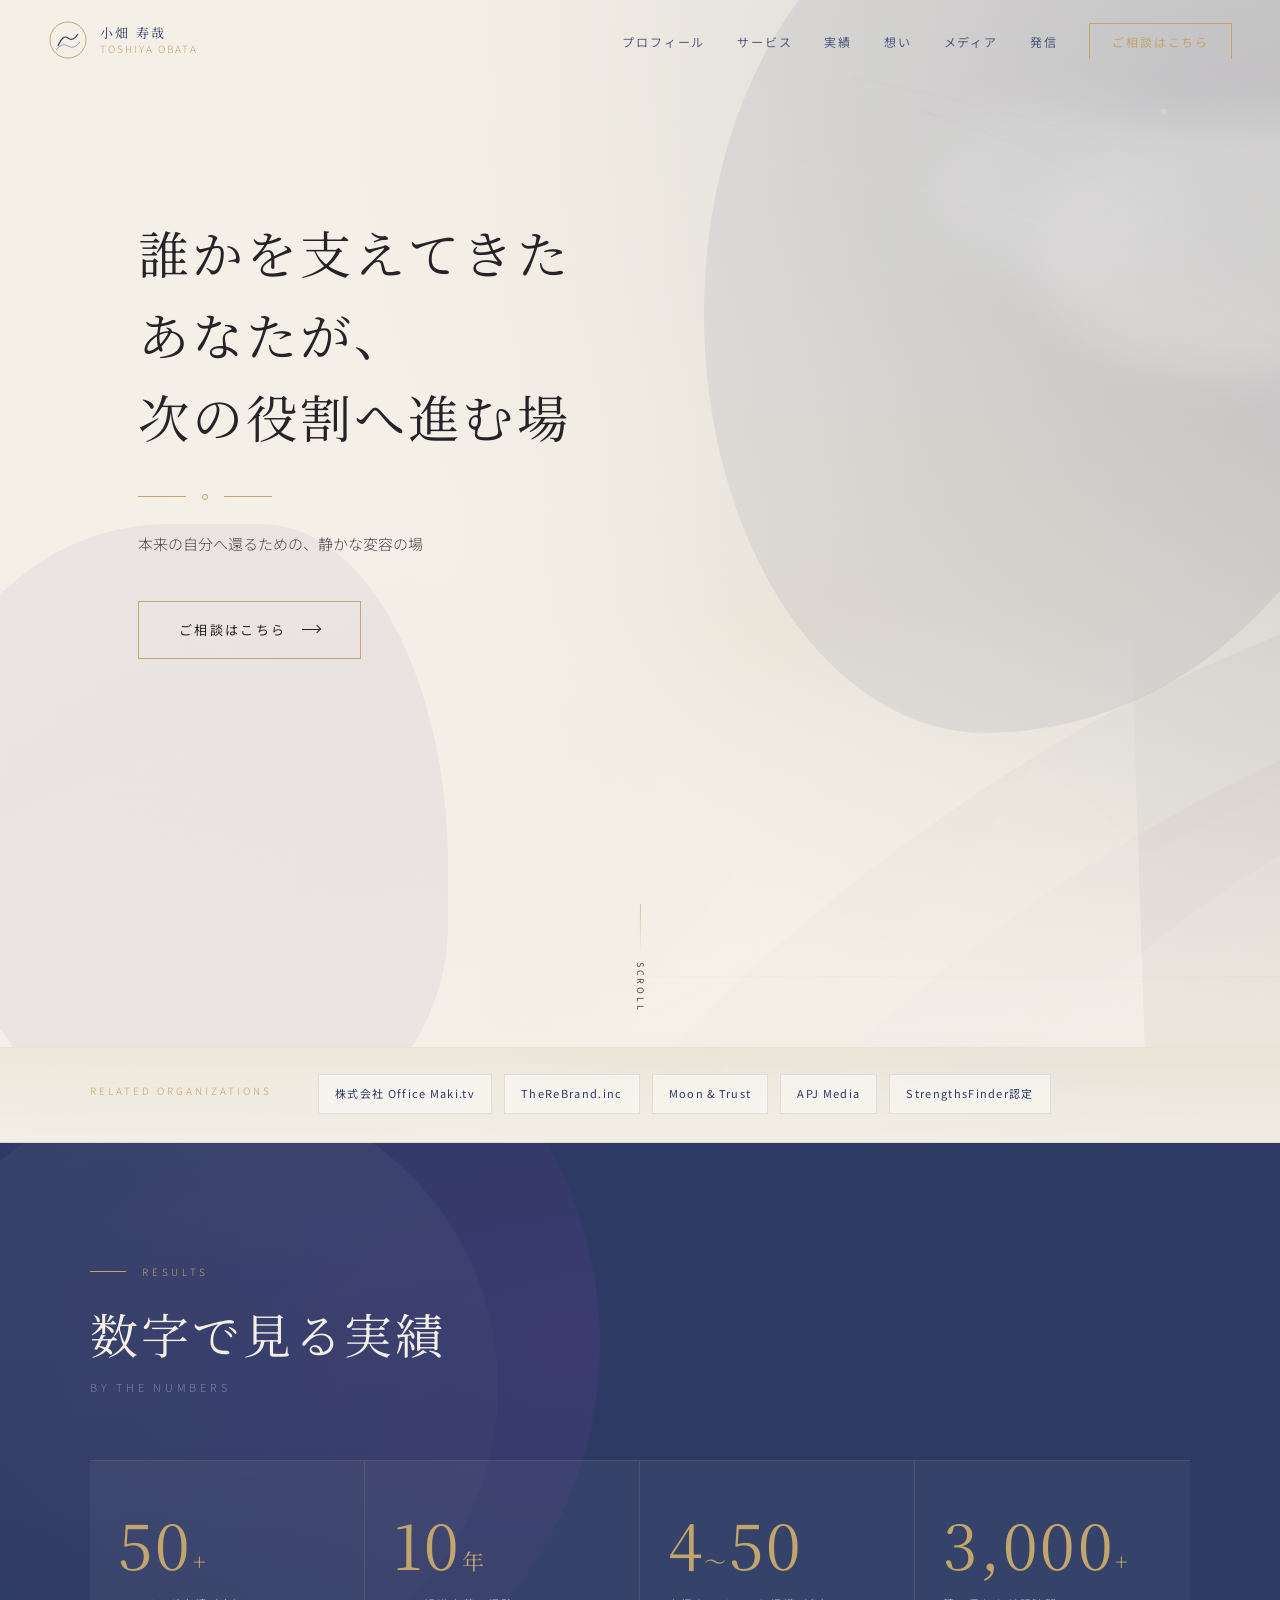
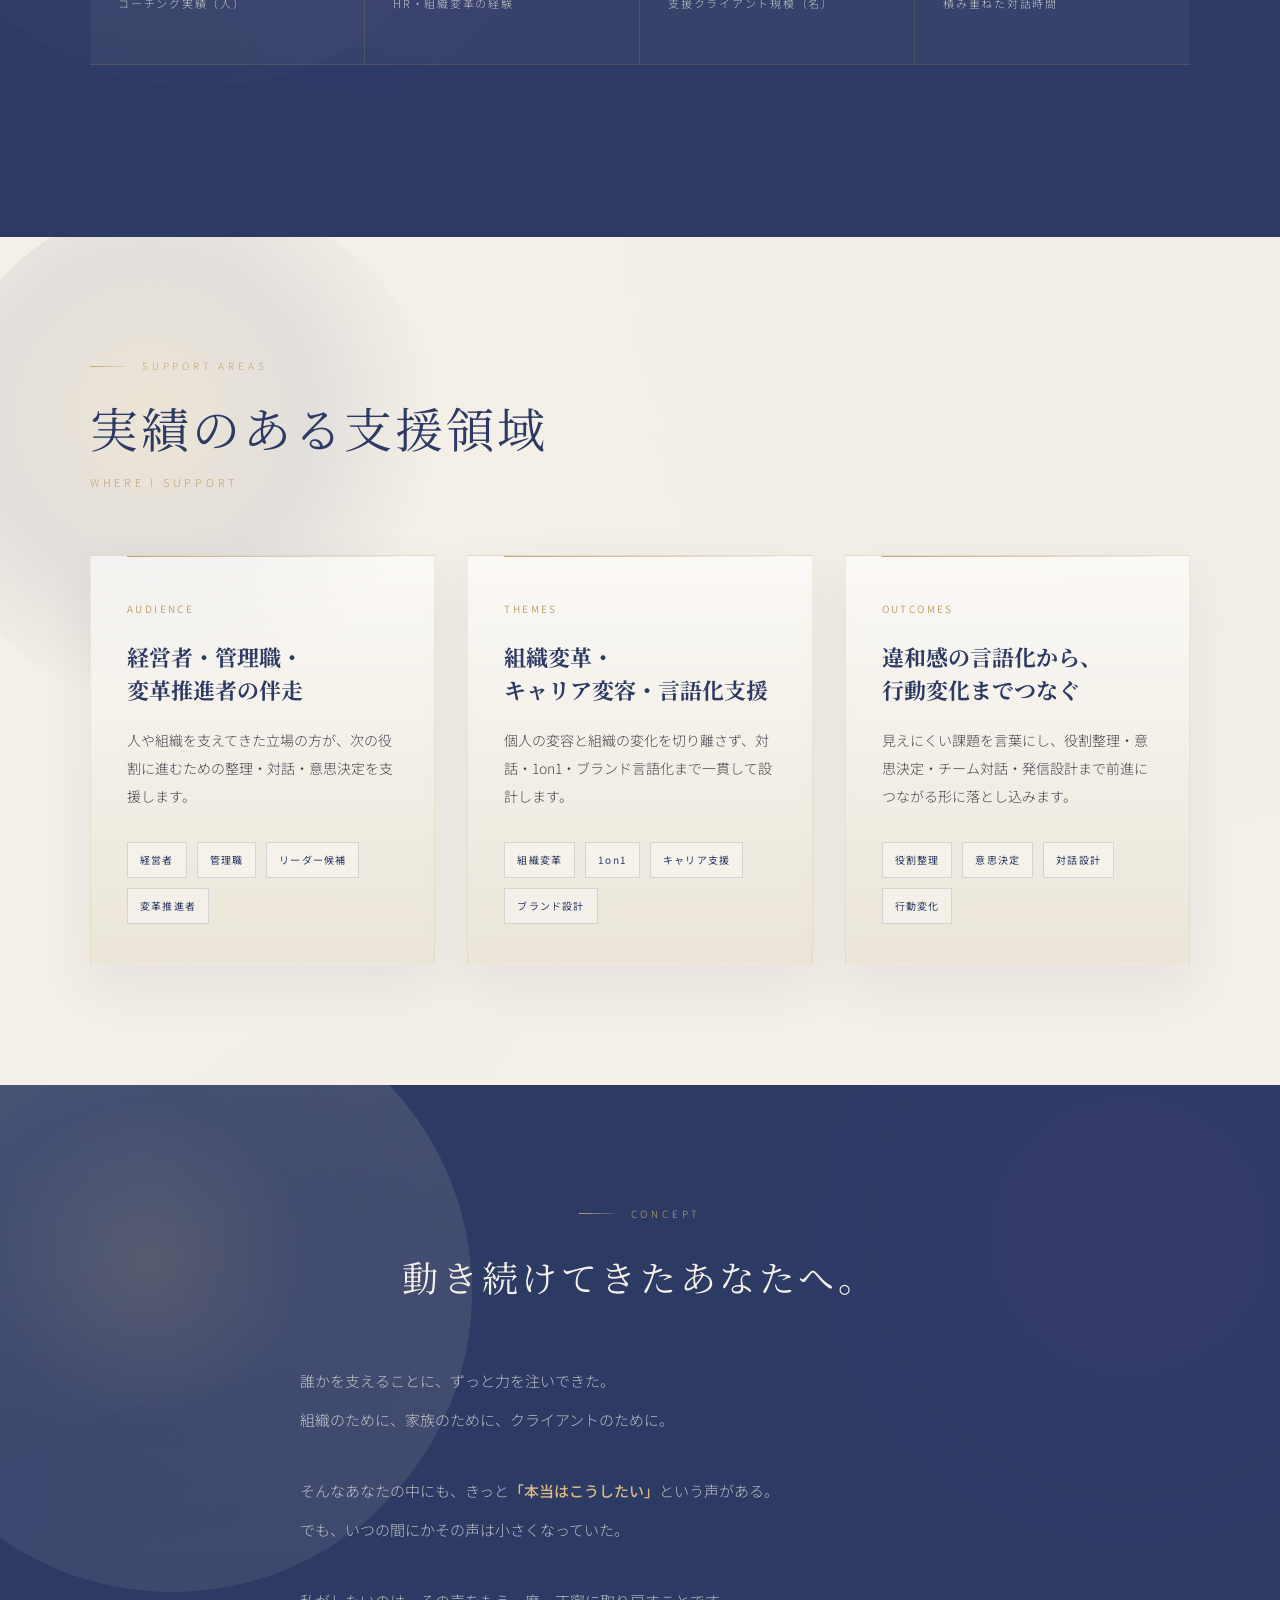
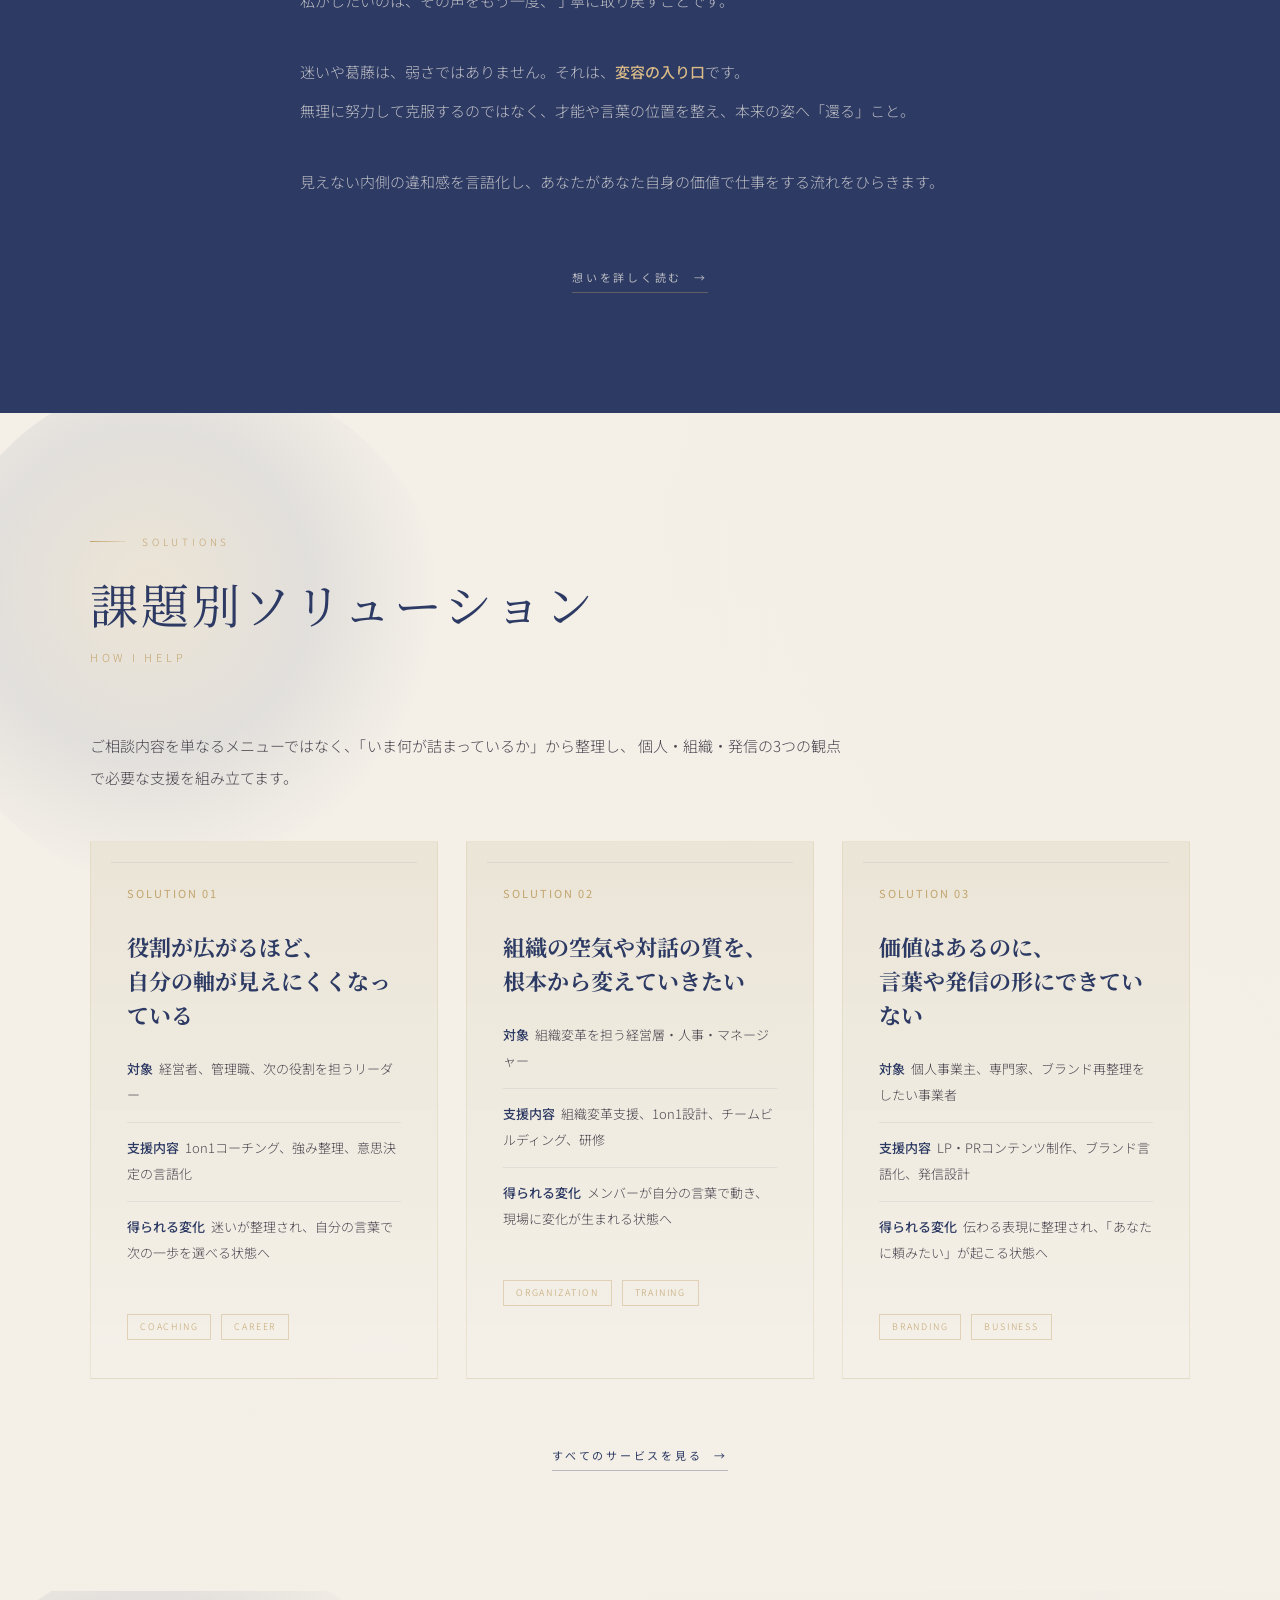
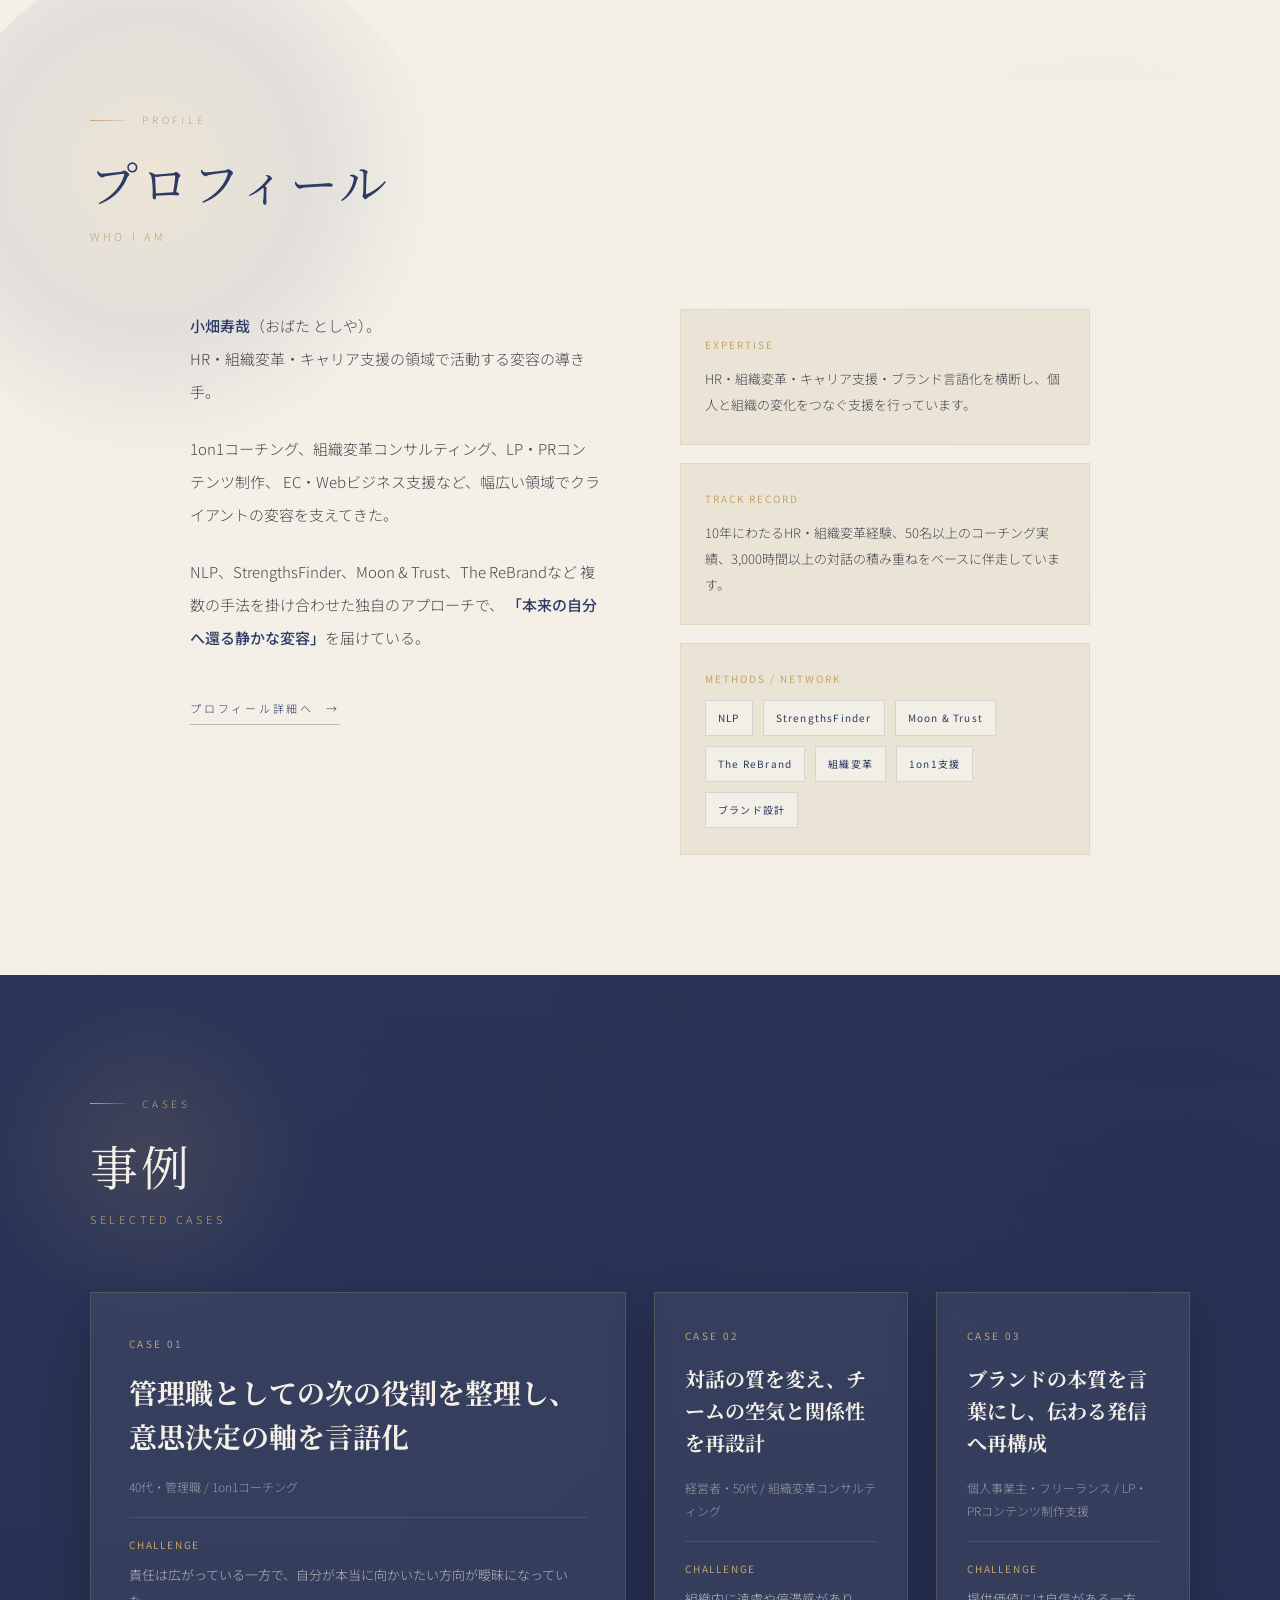
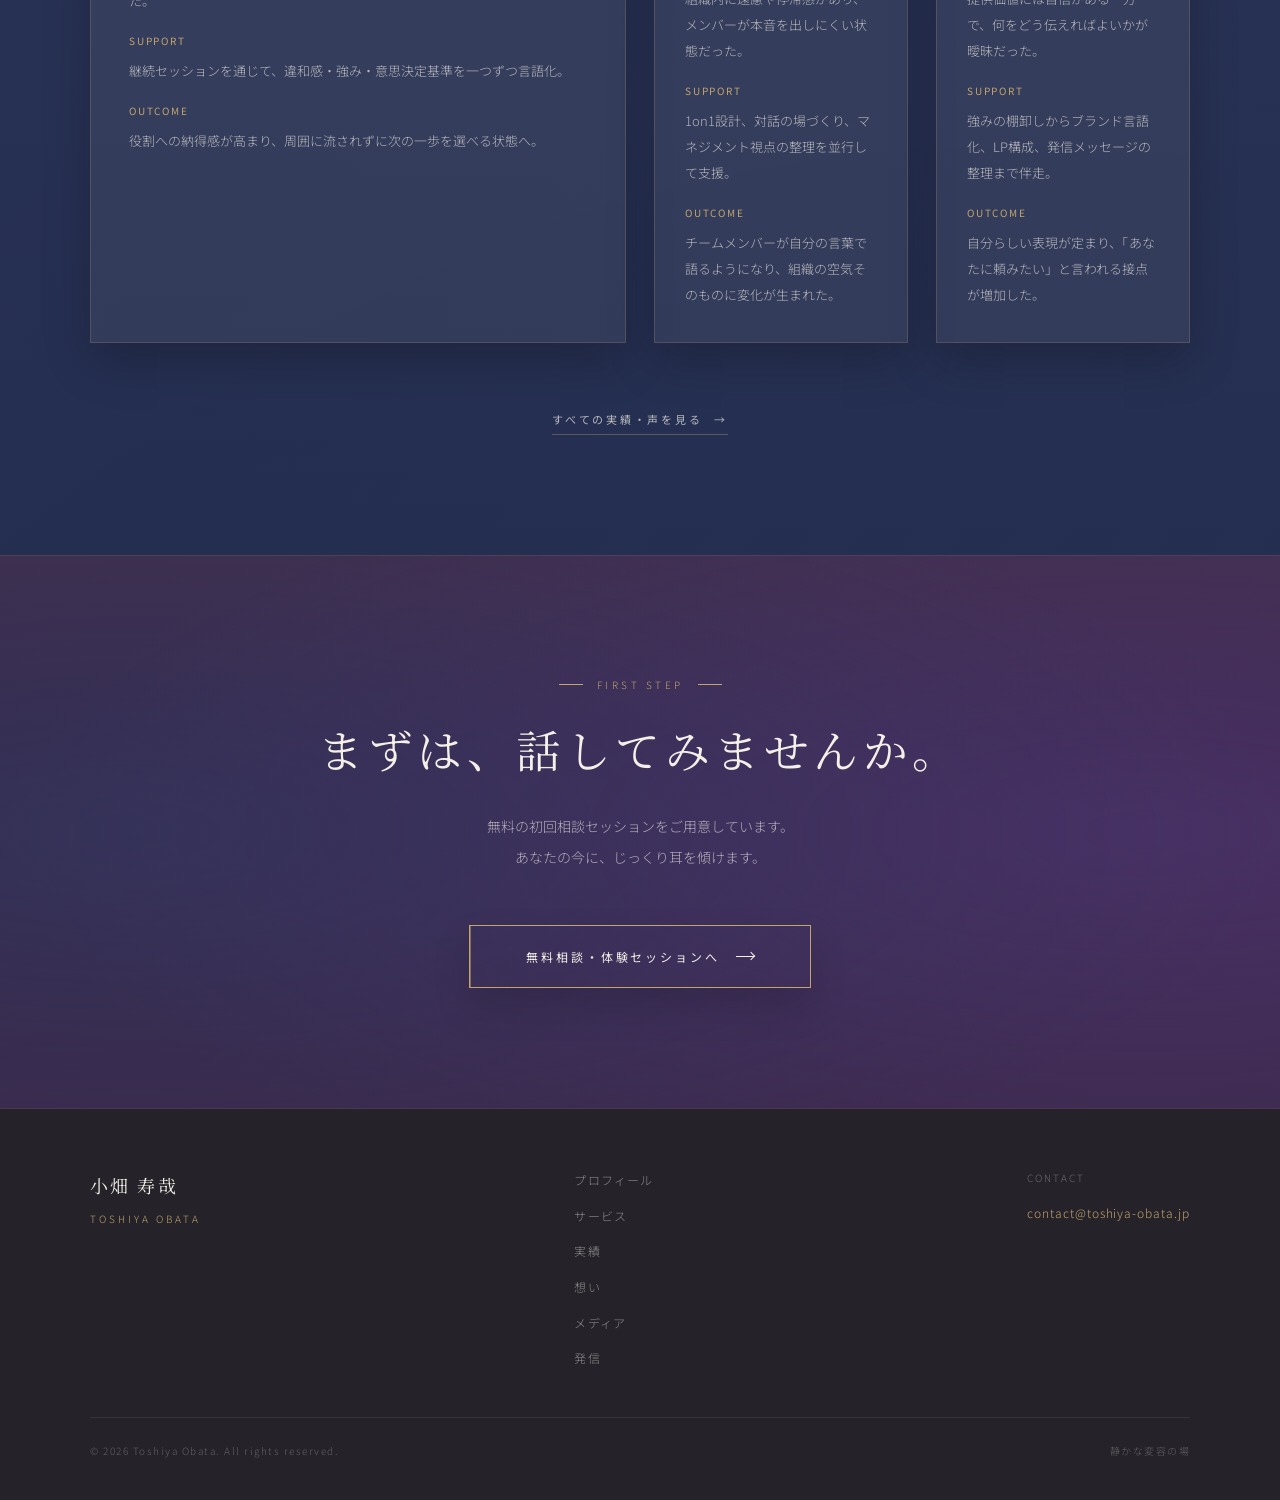
<file: index.html>
<!DOCTYPE html>
<html lang="ja">
<head>
<meta charset="UTF-8">
<meta name="viewport" content="width=device-width, initial-scale=1.0">
<title>小畑寿哉 | The Magician Sage</title>
<meta name="description" content="小畑寿哉 — 誰かを支えてきたあなたが、次の役割へ進む場。1on1コーチング・組織変革・キャリア変容支援を通じて、本来の自分へ還るための静かな変容を届けます。">
<meta property="og:title" content="小畑寿哉 | The Magician Sage">
<meta property="og:description" content="誰かを支えてきたあなたが、次の役割へ進む場。本来の自分へ還るための、静かな変容の場。">
<meta property="og:type" content="website">
<meta property="og:url" content="https://toshiya-obata.jp/">
<link rel="stylesheet" href="common.css">
<style>
  /* Base Hero Styles from index.html */
  #hero {
    position: relative;
    min-height: 100vh;
    display: flex;
    align-items: center;
    justify-content: flex-start;
    overflow: hidden;
    background: var(--ivory);
    isolation: isolate;
  }
  .hero-bg { position: absolute; inset: 0; z-index: 0; }
  .hero-image-wrap {
    position: absolute;
    inset: -6%;
    transform: none;
    contain: paint;
  }
  .hero-image-layer {
    position: absolute;
    inset: 0;
    background-image: url('assets/parallax-hero-bg.svg');
    background-size: cover;
    background-position: center;
    opacity: 0.9;
    filter: saturate(0.92) contrast(1.02);
    transform: scale(1.04);
  }
  .hero-overlay {
    position: absolute;
    inset: 0;
    z-index: 0;
    background:
      linear-gradient(90deg, rgba(244,240,232,0.94) 0%, rgba(244,240,232,0.84) 34%, rgba(244,240,232,0.5) 56%, rgba(244,240,232,0.18) 100%),
      linear-gradient(180deg, rgba(244,240,232,0.08) 0%, rgba(244,240,232,0.24) 100%);
  }
  .hero-shape-1 {
    position: absolute; right: -10%; top: -10%;
    width: 55%; height: 80%;
    background: var(--navy);
    border-radius: 40% 60% 60% 40% / 50% 40% 60% 50%;
    opacity: 0.08;
    transform: none;
    contain: paint;
  }
  .hero-shape-2 {
    position: absolute; left: -5%; bottom: -10%;
    width: 40%; height: 60%;
    background: var(--purple);
    border-radius: 50% 40% 50% 60% / 40% 60% 40% 60%;
    opacity: 0.065;
    transform: none;
    contain: paint;
  }
  .hero-mountain {
    position: absolute; bottom: -50px; right: 0;
    width: 52%; height: 55%;
    z-index: 1; opacity: 0.16;
    transform: none;
    contain: paint;
  }
  .hero-content {
    position: relative; z-index: 3;
    max-width: 1100px;
    margin: 0 auto;
    width: 100%;
    padding: 112px 48px 56px;
    text-align: left;
  }
  .hero-shell {
    display: block;
    min-height: calc(100vh - 220px);
  }
  .hero-copy-block {
    max-width: 520px;
  }

  .hero-title {
    font-family: var(--serif);
    font-size: clamp(32px, 4vw, 56px);
    font-weight: 400; line-height: 1.6;
    color: var(--ink); letter-spacing: 0.06em;
    margin-bottom: 36px;
  }
  .hero-divider {
    display: flex; align-items: center; justify-content: flex-start;
    gap: 16px; margin-bottom: 28px;
  }
  .hero-divider-line { width: 48px; height: 1px; background: var(--gold); }
  .hero-divider-dot {
    width: 6px; height: 6px; border-radius: 50%;
    border: 1px solid var(--gold);
  }
  .hero-sub {
    font-size: 15px; color: var(--ink-l);
    line-height: 2.1; margin-bottom: 42px;
    font-weight: 300;
  }
  .hero-cta {
    display: inline-flex; align-items: center; gap: 16px;
    border: 1px solid var(--gold); color: var(--ink);
    font-size: 13px; letter-spacing: 0.18em;
    padding: 16px 40px;
    transition: all 0.3s; position: relative; overflow: hidden;
  }
  .hero-cta::before {
    content: ''; position: absolute; inset: 0;
    background: var(--gold); transform: translateX(-100%);
    transition: transform 0.3s ease; z-index: -1;
  }
  .hero-cta:hover::before { transform: translateX(0); }
  .hero-cta:hover { color: var(--ivory); }
  .hero-scroll {
    position: absolute; bottom: 36px; left: 50%; transform: translateX(-50%);
    z-index: 5; display: flex; flex-direction: column;
    align-items: center; gap: 10px;
  }
  .hero-scroll-text {
    font-size: 9px; letter-spacing: 0.3em;
    color: var(--ink-l); writing-mode: vertical-rl;
  }
  .hero-scroll-line {
    width: 1px; height: 48px;
    background: linear-gradient(to bottom, var(--gold), transparent);
    opacity: 0.65;
  }
  .trust-strip {
    position: relative;
    margin-top: -1px;
    background: linear-gradient(180deg, rgba(234,228,214,0.72) 0%, rgba(244,240,232,0.96) 100%);
    border-top: 1px solid rgba(194,164,109,0.18);
    border-bottom: 1px solid rgba(45,58,100,0.08);
    padding: 26px 48px 28px;
    overflow: hidden;
  }
  .trust-strip::before {
    content: '';
    position: absolute;
    inset: 0;
    background-image:
      radial-gradient(74% 54% at 86% 16%, rgba(45,58,100,0.06) 0%, rgba(45,58,100,0) 56%),
      linear-gradient(138deg, rgba(194,164,109,0.1) 0%, rgba(194,164,109,0) 28%),
      url('assets/parallax-section-bg.svg');
    background-size: cover;
    background-position: center;
    opacity: 0.14;
    pointer-events: none;
  }
  .trust-strip-inner {
    position: relative;
    z-index: 1;
    max-width: 1100px;
    margin: 0 auto;
    display: grid;
    grid-template-columns: 200px 1fr;
    gap: 28px;
    align-items: start;
  }
  .trust-strip-label {
    font-size: 10px;
    letter-spacing: 0.3em;
    color: var(--gold);
    font-weight: 300;
    padding-top: 8px;
  }
  .trust-strip-list {
    display: flex;
    flex-wrap: wrap;
    gap: 12px;
  }
  .trust-strip-chip {
    font-size: 11px;
    letter-spacing: 0.12em;
    color: var(--navy);
    background: rgba(255,255,255,0.42);
    border: 1px solid rgba(45,58,100,0.12);
    padding: 9px 16px;
  }
  .focus-section,
  .message-section,
  .services-section,
  .profile-section,
  .cases-section {
    position: relative;
    overflow: hidden;
    isolation: isolate;
  }
  .focus-section::before,
  .services-section::before,
  .profile-section::before,
  .cases-section::before {
    content: '';
    position: absolute;
    inset: -8%;
    background-image:
      radial-gradient(70% 52% at 86% 14%, rgba(45,58,100,0.08) 0%, rgba(45,58,100,0) 54%),
      radial-gradient(56% 40% at 14% 86%, rgba(92,59,138,0.06) 0%, rgba(92,59,138,0) 58%),
      linear-gradient(138deg, rgba(194,164,109,0.12) 0%, rgba(194,164,109,0) 24%),
      url('assets/parallax-section-bg.svg');
    background-size: cover;
    background-position: center;
    opacity: 0.22;
    transform: none;
    z-index: 0;
    pointer-events: none;
    contain: paint;
  }
  .focus-section::after,
  .services-section::after,
  .profile-section::after,
  .cases-section::after {
    content: '';
    position: absolute;
    inset: 0;
    z-index: 0;
    pointer-events: none;
  }
  .focus-section::after {
    background: linear-gradient(180deg, rgba(244,240,232,0.8) 0%, rgba(244,240,232,0.92) 100%);
  }
  .services-section::after {
    background: linear-gradient(180deg, rgba(244,240,232,0.88) 0%, rgba(244,240,232,0.96) 100%);
  }
  .profile-section::after {
    background: linear-gradient(180deg, rgba(244,240,232,0.84) 0%, rgba(244,240,232,0.95) 100%);
  }
  .cases-section::after {
    background: linear-gradient(180deg, rgba(30,40,75,0.78) 0%, rgba(30,40,75,0.88) 100%);
  }
  .cases-section .section-title { color: var(--ivory); }
  .cases-section .case-card {
    background: rgba(244,240,232,0.06);
    border-color: rgba(194,164,109,0.22);
    box-shadow: 0 18px 44px rgba(0,0,0,0.22);
  }
  .cases-section .case-title { color: var(--ivory); }
  .cases-section .case-meta {
    color: rgba(244,240,232,0.52);
    border-bottom-color: rgba(194,164,109,0.18);
  }
  .cases-section .case-block-copy { color: rgba(244,240,232,0.68); }
  .focus-section .section-inner,
  .message-section .section-inner,
  .services-section .section-inner,
  .profile-section .section-inner,
  .cases-section .section-inner,
  .stats-section .section-inner {
    position: relative;
    z-index: 1;
  }
  .focus-section .section-inner::before,
  .message-section .section-inner::before,
  .services-section .section-inner::before,
  .profile-section .section-inner::before,
  .cases-section .section-inner::before {
    content: '';
    position: absolute;
    top: -160px;
    left: -160px;
    width: 520px;
    height: 520px;
    border-radius: 50%;
    pointer-events: none;
    z-index: 0;
    background: radial-gradient(circle at 42% 42%,
      rgba(194,164,109,0.20) 0%,
      rgba(45,58,100,0.12) 38%,
      transparent 68%
    );
    opacity: 0.75;
  }
  .focus-section .section-inner > *,
  .message-section .section-inner > *,
  .services-section .section-inner > *,
  .profile-section .section-inner > *,
  .cases-section .section-inner > * {
    position: relative;
    z-index: 1;
  }

  /* Message Section (from message.html) */
  .message-section {
    background: var(--navy); padding: 120px 48px;
    position: relative; overflow: hidden; text-align: center;
  }
  .message-section::before {
    content: ''; position: absolute;
    top: -200px; right: -200px;
    width: 700px; height: 700px; border-radius: 50%;
    background: radial-gradient(circle, rgba(92,59,138,0.18) 0%, transparent 70%);
    pointer-events: none;
    transform: none;
    z-index: 0;
  }
  .message-section::after {
    content: '';
    position: absolute;
    inset: -10%;
    background-image:
      radial-gradient(72% 48% at 84% 16%, rgba(194,164,109,0.12) 0%, rgba(45,58,100,0) 58%),
      radial-gradient(54% 40% at 16% 86%, rgba(92,59,138,0.2) 0%, rgba(92,59,138,0) 58%),
      linear-gradient(180deg, rgba(45,58,100,0.55) 0%, rgba(45,58,100,0.72) 100%),
      url('assets/parallax-section-bg.svg');
    background-size: cover;
    background-position: center;
    opacity: 0.32;
    transform: none;
    z-index: 0;
    pointer-events: none;
    contain: paint;
  }
  .message-inner { max-width: 820px; margin: 0 auto; text-align: center; }
  .big-quote {
    font-family: var(--serif); font-size: 110px;
    color: rgba(194,164,109,0.12); line-height: 1;
    margin-bottom: -32px; display: block;
  }
  .message-headline {
    font-family: var(--serif);
    font-size: clamp(22px, 3vw, 36px);
    font-weight: 400; line-height: 2;
    color: var(--ivory); letter-spacing: 0.1em;
    margin-bottom: 48px;
  }
  .message-body {
    font-size: 15px; color: rgba(244,240,232,0.72);
    line-height: 2.6; font-weight: 300;
    text-align: left; max-width: 680px; margin: 0 auto;
  }
  .message-body p + p { margin-top: 32px; }
  .message-body strong { color: var(--gold-l); font-weight: 500; }
  
  .more-link-container { text-align: center; margin-top: 60px; }
  .more-link {
    display: inline-flex; align-items: center; gap: 12px;
    font-size: 11px; letter-spacing: 0.25em; color: var(--navy);
    border-bottom: 1px solid rgba(45,58,100,0.3);
    padding-bottom: 4px; transition: border-color 0.2s, color 0.2s;
  }
  .more-link:hover { color: var(--gold); border-color: var(--gold); }
  .more-link::after { content: '→'; }
  .message-section .more-link,
  .cases-section .more-link {
    color: rgba(244,240,232,0.7);
    border-bottom-color: rgba(194,164,109,0.35);
  }
  .message-section .more-link:hover,
  .cases-section .more-link:hover { color: var(--gold-l); border-color: var(--gold-l); }
  .message-section .section-title { color: var(--ivory); }

  /* Services Section (from services.html) */
  .services-section { padding: 120px 48px; background: var(--ivory); }
  .services-grid {
    display: grid; grid-template-columns: repeat(3,1fr); gap: 28px;
  }
  .service-card {
    background: var(--ivory-d); padding: 44px 36px;
    position: relative; overflow: hidden;
    transition: transform 0.4s cubic-bezier(0.16,1,0.3,1), box-shadow 0.4s;
  }
  .service-card::after {
    content: ''; position: absolute; bottom: 0; left: 0; right: 0;
    height: 3px; background: linear-gradient(to right, var(--gold), transparent);
    transform: scaleX(0); transform-origin: left;
    transition: transform 0.4s cubic-bezier(0.16,1,0.3,1);
  }
  .service-card:hover { transform: translateY(-6px); box-shadow: 0 20px 60px rgba(45,58,100,0.12); }
  .service-card:hover::after { transform: scaleX(1); }
  .service-number {
    font-size: 11px; letter-spacing: 0.2em;
    color: var(--gold); font-weight: 300; margin-bottom: 24px;
  }
  .service-icon { width: 44px; height: 44px; margin-bottom: 20px; color: var(--navy); }
  .service-title {
    font-family: var(--serif); font-size: 20px;
    font-weight: 400; color: var(--navy);
    letter-spacing: 0.06em; line-height: 1.5; margin-bottom: 16px;
  }
  .service-desc { font-size: 13px; color: var(--ink-l); line-height: 2; font-weight: 300; }
  .service-tag {
    display: inline-block; font-size: 9px; letter-spacing: 0.2em;
    color: var(--gold); border: 1px solid rgba(194,164,109,0.4);
    padding: 4px 12px; margin-top: 24px; font-weight: 300;
  }

  /* Stats Section (from results.html) */
  .stats-section { background: var(--navy); padding: 120px 48px; position: relative; overflow: hidden; }
  .stats-section::before {
    content: ''; position: absolute; inset: -200px -200px -200px -200px;
    background: radial-gradient(ellipse at right, rgba(92,59,138,0.3) 0%, transparent 70%);
    pointer-events: none;
    transform: none;
  }
  .stats-section::after {
    content: '';
    position: absolute;
    inset: -8%;
    background-image:
      radial-gradient(86% 58% at 82% 10%, rgba(244,240,232,0.08) 0%, rgba(244,240,232,0) 52%),
      radial-gradient(70% 54% at 88% 100%, rgba(92,59,138,0.18) 0%, rgba(92,59,138,0) 58%),
      linear-gradient(180deg, rgba(45,58,100,0.76) 0%, rgba(45,58,100,0.92) 100%),
      url('assets/parallax-section-bg.svg');
    background-size: cover;
    background-position: center;
    opacity: 0.2;
    transform: none;
    z-index: 0;
    pointer-events: none;
    contain: paint;
  }
  .stats-section .section-label { color: var(--gold); }
  .stats-section .section-label::before { background: var(--gold); }
  .stats-section .section-title { color: var(--ivory); }
  .stats-grid {
    display: grid;
    grid-template-columns: repeat(4, minmax(0, 1fr));
    gap: 0;
    margin-bottom: 52px;
    border-top: 1px solid rgba(194,164,109,0.22);
    border-bottom: 1px solid rgba(194,164,109,0.22);
  }
  .stat-item {
    background: rgba(244,240,232,0.04);
    padding: 54px 28px 50px;
    border-right: 1px solid rgba(194,164,109,0.18);
    text-align: left;
    transition: background 0.3s;
  }
  .stat-item:last-child { border-right: none; }
  .stat-item:hover { background: rgba(244,240,232,0.09); }
  .stat-number {
    font-family: var(--serif); font-size: 62px;
    color: var(--gold); font-weight: 400;
    line-height: 0.95; margin-bottom: 18px; letter-spacing: 0.04em;
  }
  .stat-number sub { font-size: 22px; vertical-align: baseline; }
  .stat-label {
    font-size: 11px;
    color: rgba(244,240,232,0.74);
    letter-spacing: 0.16em;
    font-weight: 300;
    line-height: 2;
  }

  .focus-section { background: var(--ivory); padding: 120px 48px; }
  .focus-grid {
    display: grid;
    grid-template-columns: repeat(3, minmax(0, 1fr));
    gap: 32px;
  }
  .focus-card {
    position: relative;
    background: linear-gradient(180deg, rgba(255,255,255,0.62) 0%, rgba(234,228,214,0.88) 100%);
    border: 1px solid rgba(194,164,109,0.18);
    padding: 44px 36px 40px;
    min-height: 100%;
    box-shadow: 0 20px 48px rgba(45,58,100,0.08);
  }
  .focus-card::before {
    content: '';
    position: absolute;
    top: 0;
    left: 36px;
    right: 36px;
    height: 1px;
    background: linear-gradient(to right, var(--gold), rgba(194,164,109,0.12));
  }
  .focus-kicker {
    font-size: 10px; letter-spacing: 0.24em;
    color: var(--gold); margin-bottom: 22px;
  }
  .focus-title {
    font-family: var(--serif);
    font-size: 22px; line-height: 1.5;
    color: var(--navy); margin-bottom: 20px;
  }
  .focus-copy {
    font-size: 14px; line-height: 2;
    color: var(--ink-l); font-weight: 300;
    margin-bottom: 32px;
  }
  .focus-list {
    display: flex; flex-wrap: wrap; gap: 10px;
  }
  .focus-pill {
    font-size: 10px; letter-spacing: 0.12em;
    color: var(--navy);
    border: 1px solid rgba(45,58,100,0.16);
    padding: 8px 12px;
    background: rgba(255,255,255,0.35);
  }

  .solution-lead {
    max-width: 760px;
    font-size: 15px; line-height: 2.1;
    color: var(--ink-l); font-weight: 300;
    margin-bottom: 48px;
  }
  .solution-card {
    background: linear-gradient(180deg, rgba(234,228,214,0.92) 0%, rgba(244,240,232,0.9) 100%);
    padding: 42px 36px 38px;
    position: relative;
    overflow: hidden;
    border: 1px solid rgba(194,164,109,0.18);
    transition: transform 0.4s cubic-bezier(0.16,1,0.3,1), box-shadow 0.4s;
  }
  .solution-card::after {
    content: ''; position: absolute; inset: auto 0 0 0;
    height: 3px; background: linear-gradient(to right, var(--gold), transparent);
    transform: scaleX(0); transform-origin: left;
    transition: transform 0.4s cubic-bezier(0.16,1,0.3,1);
  }
  .solution-card::before {
    content: '';
    position: absolute;
    inset: 20px 20px auto;
    height: 1px;
    background: rgba(45,58,100,0.08);
  }
  .solution-card:hover { transform: translateY(-6px); box-shadow: 0 20px 60px rgba(45,58,100,0.12); }
  .solution-card:hover::after { transform: scaleX(1); }
  .solution-problem {
    font-size: 11px; letter-spacing: 0.18em;
    color: var(--gold); margin-bottom: 26px;
  }
  .solution-title {
    font-family: var(--serif); font-size: 22px;
    line-height: 1.55; color: var(--navy);
    margin-bottom: 24px;
  }
  .solution-point {
    font-size: 13px; line-height: 2;
    color: var(--ink-l); font-weight: 300;
    margin-bottom: 14px;
    padding-top: 12px;
    border-top: 1px solid rgba(45,58,100,0.08);
  }
  .solution-point:first-of-type { border-top: none; padding-top: 0; }
  .solution-point strong {
    color: var(--navy); font-weight: 500;
    margin-right: 6px;
  }
  .solution-tag-row {
    display: flex; flex-wrap: wrap; gap: 10px;
    margin-top: 24px;
  }

  .cases-section { background: var(--navy); padding: 120px 48px; }
  .cases-grid {
    display: grid;
    grid-template-columns: repeat(12, minmax(0, 1fr));
    gap: 28px;
  }
  .case-card {
    background: var(--ivory);
    border: 1px solid rgba(194,164,109,0.2);
    padding: 34px 30px;
    display: flex; flex-direction: column; gap: 18px;
    box-shadow: 0 18px 44px rgba(45,58,100,0.08);
  }
  .case-card:first-child {
    grid-column: span 6;
    padding: 42px 38px 40px;
  }
  .case-card:nth-child(2),
  .case-card:nth-child(3) {
    grid-column: span 3;
  }
  .case-label {
    font-size: 10px; letter-spacing: 0.24em;
    color: var(--gold);
  }
  .case-title {
    font-family: var(--serif);
    font-size: 20px; line-height: 1.6;
    color: var(--navy);
  }
  .case-card:first-child .case-title {
    font-size: 28px;
    line-height: 1.55;
  }
  .case-meta {
    font-size: 12px; line-height: 1.9;
    color: var(--ink-l); font-weight: 300;
    padding-bottom: 18px;
    border-bottom: 1px solid rgba(45,58,100,0.08);
  }
  .case-block-title {
    font-size: 10px; letter-spacing: 0.18em;
    color: var(--gold); margin-bottom: 8px;
  }
  .case-block-copy {
    font-size: 13px; line-height: 2;
    color: var(--ink-l); font-weight: 300;
  }

  /* Testimonials */
  .testimonials-section { background: var(--ivory-d); padding: 120px 48px; }
  .testimonials-grid {
    display: grid; grid-template-columns: repeat(2,1fr); gap: 28px; margin-bottom: 40px;
  }
  .testimonial-card {
    background: var(--ivory); border: 1px solid rgba(194,164,109,0.2);
    padding: 40px 36px; position: relative;
  }
  .testimonial-card::before {
    content: '\201C'; font-family: var(--serif);
    font-size: 72px; color: rgba(194,164,109,0.15);
    position: absolute; top: 12px; left: 24px;
    line-height: 1;
  }
  .testimonial-text {
    font-size: 14px; color: var(--ink-l);
    line-height: 2.2; font-weight: 300;
    margin-bottom: 24px; padding-top: 20px;
  }
  .testimonial-meta {
    font-size: 11px; letter-spacing: 0.15em;
    color: var(--navy); font-weight: 400;
  }
  .testimonial-meta span {
    display: block; font-size: 10px;
    color: var(--gold); font-weight: 300;
    letter-spacing: 0.2em; margin-top: 4px;
  }

  /* Profile Section */
  .profile-section { background: var(--ivory); padding: 120px 48px; }
  .about-grid {
    display: grid; grid-template-columns: 1fr 1fr;
    gap: 80px; align-items: start;
    max-width: 900px; margin: 0 auto;
  }
  .about-bio {
    font-size: 15px; line-height: 2.2;
    color: var(--ink-l); font-weight: 300;
  }
  .about-bio p + p { margin-top: 24px; }
  .about-bio strong { color: var(--navy); font-weight: 500; }
  .trust-panel {
    display: flex; flex-direction: column; gap: 18px;
  }
  .trust-card {
    background: var(--ivory-d);
    border: 1px solid rgba(194,164,109,0.22);
    padding: 26px 24px;
  }
  .trust-label {
    font-size: 10px; letter-spacing: 0.2em;
    color: var(--gold); margin-bottom: 12px;
  }
  .trust-copy {
    font-size: 13px; line-height: 2;
    color: var(--ink-l); font-weight: 300;
  }
  .trust-list {
    display: flex; flex-wrap: wrap; gap: 10px;
  }
  .trust-chip {
    font-size: 10px; letter-spacing: 0.12em;
    color: var(--navy);
    border: 1px solid rgba(45,58,100,0.14);
    padding: 8px 12px;
    background: rgba(255,255,255,0.38);
  }

  @media (max-width: 900px) {
    .hero-content { padding: 100px 24px 48px; }
    .hero-image-wrap { inset: -10%; transform: none; }
    .hero-shell { min-height: auto; }
    .hero-copy-block { max-width: none; }
    .trust-strip { padding: 22px 24px; }
    .trust-strip-inner { grid-template-columns: 1fr; gap: 16px; }
    .hero-overlay {
      background:
        linear-gradient(180deg, rgba(244,240,232,0.88) 0%, rgba(244,240,232,0.7) 44%, rgba(244,240,232,0.42) 100%),
        linear-gradient(90deg, rgba(244,240,232,0.86) 0%, rgba(244,240,232,0.34) 100%);
    }
    .focus-section::before,
    .services-section::before,
    .profile-section::before,
    .cases-section::before,
    .message-section::after,
    .stats-section::after {
      inset: -12%;
      opacity: 0.16;
      transform: none;
    }
    .message-section, .services-section, .stats-section, .focus-section, .cases-section, .testimonials-section, .profile-section { padding: 72px 24px; }
    .services-grid, .stats-grid, .focus-grid, .testimonials-grid, .about-grid { grid-template-columns: 1fr; }
    .stat-item { padding: 34px 22px 30px; border-right: none; border-bottom: 1px solid rgba(194,164,109,0.18); }
    .stat-item:last-child { border-bottom: none; }
    .cases-grid { grid-template-columns: 1fr; }
    .focus-section .section-inner::before,
    .message-section .section-inner::before,
    .services-section .section-inner::before,
    .profile-section .section-inner::before,
    .cases-section .section-inner::before {
      top: -22px;
      left: -14px;
      width: min(420px, 86%);
      height: 196px;
    }
    .case-card:first-child,
    .case-card:nth-child(2),
    .case-card:nth-child(3) { grid-column: auto; }
    .case-card:first-child .case-title { font-size: 24px; }
  }
  @media (prefers-reduced-motion: reduce) {
    .hero-image-wrap,
    .hero-shape-1,
    .hero-shape-2,
    .hero-mountain,
    .message-section::before,
    .message-section::after,
    .stats-section::before,
    .stats-section::after,
    .focus-section::before,
    .services-section::before,
    .profile-section::before,
    .cases-section::before {
      transform: none !important;
    }
  }
</style>
</head>
<body>

<!-- NAV -->
<nav id="main-nav"></nav>

<!-- =============================================
     HERO
============================================= -->
<section id="hero" class="above-fold">
  <div class="hero-bg">
    <div class="hero-image-wrap" aria-hidden="true">
      <div class="hero-image-layer"></div>
    </div>
    <div class="hero-overlay" aria-hidden="true"></div>
    <div class="hero-shape-1"></div>
    <div class="hero-shape-2"></div>
    <svg class="hero-mountain" viewBox="0 0 600 400" fill="none">
      <path d="M0 400 L150 180 L300 280 L400 120 L500 220 L600 160 L600 400 Z" fill="#F4F0E8" opacity="0.06"/>
      <path d="M0 400 L120 240 L250 320 L380 150 L480 240 L600 180 L600 400 Z" fill="#F4F0E8" opacity="0.04"/>
      <path d="M0 400 L200 300 L350 360 L500 280 L600 320 L600 400 Z" fill="#F4F0E8" opacity="0.08"/>
      <line x1="0" y1="350" x2="600" y2="350" stroke="#C2A46D" stroke-width="0.5" opacity="0.3"/>
    </svg>
  </div>
  <div class="hero-content">
    <div class="hero-shell">
      <div class="hero-copy-block">
        <h1 class="hero-title reveal">
          誰かを支えてきた<br>
          あなたが、<br>
          次の役割へ進む場
        </h1>
        <div class="hero-divider reveal reveal-delay-1">
          <div class="hero-divider-line"></div>
          <div class="hero-divider-dot"></div>
          <div class="hero-divider-line"></div>
        </div>
        <p class="hero-sub reveal reveal-delay-2">
          本来の自分へ還るための、静かな変容の場
        </p>
        <a href="contact.html" class="hero-cta reveal reveal-delay-3">
          ご相談はこちら
          <span class="btn-arrow"></span>
        </a>
      </div>
    </div>
  </div>
  <div class="hero-scroll">
    <div class="hero-scroll-line"></div>
    <span class="hero-scroll-text">SCROLL</span>
  </div>
</section>

<section class="trust-strip">
  <div class="trust-strip-inner">
    <div class="trust-strip-label reveal">RELATED ORGANIZATIONS</div>
    <div class="trust-strip-list reveal reveal-delay-1">
      <span class="trust-strip-chip">株式会社 Office Maki.tv</span>
      <span class="trust-strip-chip">TheReBrand.inc</span>
      <span class="trust-strip-chip">Moon &amp; Trust</span>
      <span class="trust-strip-chip">APJ Media</span>
      <span class="trust-strip-chip">StrengthsFinder認定</span>
    </div>
  </div>
</section>

<!-- =============================================
     RESULTS & STATS
============================================= -->
<div class="stats-section pattern-arcs-dark">
  <div class="section-inner">
    <div class="section-label reveal">RESULTS</div>
    <h2 class="section-title reveal reveal-delay-1">
      数字で見る実績
      <span class="section-title-en" style="color:rgba(244,240,232,0.4);">BY THE NUMBERS</span>
    </h2>
    <div class="stats-grid reveal reveal-delay-2">
      <div class="stat-item">
        <div class="stat-number">50<sub>+</sub></div>
        <div class="stat-label">コーチング実績（人）</div>
      </div>
      <div class="stat-item">
        <div class="stat-number">10<sub>年</sub></div>
        <div class="stat-label">HR・組織変革の経験</div>
      </div>
      <div class="stat-item">
        <div class="stat-number">4<sub>〜</sub>50</div>
        <div class="stat-label">支援クライアント規模（名）</div>
      </div>
      <div class="stat-item">
        <div class="stat-number">3,000<sub>+</sub></div>
        <div class="stat-label">積み重ねた対話時間</div>
      </div>
    </div>
  </div>
</div>

<!-- =============================================
     SUPPORT AREAS
============================================= -->
<section class="focus-section">
  <div class="section-inner">
    <div class="section-label reveal">SUPPORT AREAS</div>
    <h2 class="section-title reveal reveal-delay-1">
      実績のある支援領域
      <span class="section-title-en">WHERE I SUPPORT</span>
    </h2>
    <div class="focus-grid reveal reveal-delay-2">
      <article class="focus-card">
        <div class="focus-kicker">AUDIENCE</div>
        <h3 class="focus-title">経営者・管理職・<br>変革推進者の伴走</h3>
        <p class="focus-copy">人や組織を支えてきた立場の方が、次の役割に進むための整理・対話・意思決定を支援します。</p>
        <div class="focus-list">
          <span class="focus-pill">経営者</span>
          <span class="focus-pill">管理職</span>
          <span class="focus-pill">リーダー候補</span>
          <span class="focus-pill">変革推進者</span>
        </div>
      </article>
      <article class="focus-card">
        <div class="focus-kicker">THEMES</div>
        <h3 class="focus-title">組織変革・<br>キャリア変容・言語化支援</h3>
        <p class="focus-copy">個人の変容と組織の変化を切り離さず、対話・1on1・ブランド言語化まで一貫して設計します。</p>
        <div class="focus-list">
          <span class="focus-pill">組織変革</span>
          <span class="focus-pill">1on1</span>
          <span class="focus-pill">キャリア支援</span>
          <span class="focus-pill">ブランド設計</span>
        </div>
      </article>
      <article class="focus-card">
        <div class="focus-kicker">OUTCOMES</div>
        <h3 class="focus-title">違和感の言語化から、<br>行動変化までつなぐ</h3>
        <p class="focus-copy">見えにくい課題を言葉にし、役割整理・意思決定・チーム対話・発信設計まで前進につながる形に落とし込みます。</p>
        <div class="focus-list">
          <span class="focus-pill">役割整理</span>
          <span class="focus-pill">意思決定</span>
          <span class="focus-pill">対話設計</span>
          <span class="focus-pill">行動変化</span>
        </div>
      </article>
    </div>
  </div>
</section>

<!-- =============================================
     CONCEPT / MESSAGE
============================================= -->
<div class="message-section pattern-arcs">
  <div class="section-inner">
    <div class="message-inner">
      <div class="section-label reveal" style="justify-content:center;">CONCEPT</div>

      <h2 class="message-headline reveal reveal-delay-2">
        動き続けてきたあなたへ。
      </h2>
      <div class="message-body reveal reveal-delay-3">
        <p>
          誰かを支えることに、ずっと力を注いできた。<br>
          組織のために、家族のために、クライアントのために。
        </p>
        <p>
          そんなあなたの中にも、きっと<strong>「本当はこうしたい」</strong>という声がある。<br>
          でも、いつの間にかその声は小さくなっていた。
        </p>
        <p>
          私がしたいのは、その声をもう一度、丁寧に取り戻すことです。
        </p>
        <p>
          迷いや葛藤は、弱さではありません。それは、<strong>変容の入り口</strong>です。<br>
          無理に努力して克服するのではなく、才能や言葉の位置を整え、本来の姿へ「還る」こと。
        </p>
        <p>
          見えない内側の違和感を言語化し、あなたがあなた自身の価値で仕事をする流れをひらきます。
        </p>
      </div>
      <div class="more-link-container reveal reveal-delay-4">
        <a href="message.html" class="more-link">想いを詳しく読む</a>
      </div>
    </div>
  </div>
</div>

<!-- =============================================
     SOLUTIONS
============================================= -->
<section class="services-section">
  <div class="section-inner">
    <div class="section-label reveal">SOLUTIONS</div>
    <h2 class="section-title reveal reveal-delay-1">
      課題別ソリューション
      <span class="section-title-en">HOW I HELP</span>
    </h2>
    <p class="solution-lead reveal reveal-delay-2">
      ご相談内容を単なるメニューではなく、「いま何が詰まっているか」から整理し、
      個人・組織・発信の3つの観点で必要な支援を組み立てます。
    </p>
    <div class="services-grid reveal reveal-delay-3">
      <article class="solution-card">
        <div class="solution-problem">SOLUTION 01</div>
        <h3 class="solution-title">役割が広がるほど、<br>自分の軸が見えにくくなっている</h3>
        <p class="solution-point"><strong>対象</strong>経営者、管理職、次の役割を担うリーダー</p>
        <p class="solution-point"><strong>支援内容</strong>1on1コーチング、強み整理、意思決定の言語化</p>
        <p class="solution-point"><strong>得られる変化</strong>迷いが整理され、自分の言葉で次の一歩を選べる状態へ</p>
        <div class="solution-tag-row">
          <span class="service-tag">COACHING</span>
          <span class="service-tag">CAREER</span>
        </div>
      </article>
      <article class="solution-card">
        <div class="solution-problem">SOLUTION 02</div>
        <h3 class="solution-title">組織の空気や対話の質を、<br>根本から変えていきたい</h3>
        <p class="solution-point"><strong>対象</strong>組織変革を担う経営層・人事・マネージャー</p>
        <p class="solution-point"><strong>支援内容</strong>組織変革支援、1on1設計、チームビルディング、研修</p>
        <p class="solution-point"><strong>得られる変化</strong>メンバーが自分の言葉で動き、現場に変化が生まれる状態へ</p>
        <div class="solution-tag-row">
          <span class="service-tag">ORGANIZATION</span>
          <span class="service-tag">TRAINING</span>
        </div>
      </article>
      <article class="solution-card">
        <div class="solution-problem">SOLUTION 03</div>
        <h3 class="solution-title">価値はあるのに、<br>言葉や発信の形にできていない</h3>
        <p class="solution-point"><strong>対象</strong>個人事業主、専門家、ブランド再整理をしたい事業者</p>
        <p class="solution-point"><strong>支援内容</strong>LP・PRコンテンツ制作、ブランド言語化、発信設計</p>
        <p class="solution-point"><strong>得られる変化</strong>伝わる表現に整理され、「あなたに頼みたい」が起こる状態へ</p>
        <div class="solution-tag-row">
          <span class="service-tag">BRANDING</span>
          <span class="service-tag">BUSINESS</span>
        </div>
      </article>
    </div>
    <div class="more-link-container reveal reveal-delay-4">
      <a href="services.html" class="more-link">すべてのサービスを見る</a>
    </div>
  </div>
</section>

<!-- =============================================
     PROFILE
============================================= -->
<section class="profile-section">
  <div class="section-inner">
    <div class="section-label reveal">PROFILE</div>
    <h2 class="section-title reveal reveal-delay-1">
      プロフィール
      <span class="section-title-en">WHO I AM</span>
    </h2>
    <div class="about-grid reveal reveal-delay-2">
      <div class="about-bio">
        <p>
          <strong>小畑寿哉</strong>（おばた としや）。<br>
          HR・組織変革・キャリア支援の領域で活動する変容の導き手。
        </p>
        <p>
          1on1コーチング、組織変革コンサルティング、LP・PRコンテンツ制作、
          EC・Webビジネス支援など、幅広い領域でクライアントの変容を支えてきた。
        </p>
        <p>
          NLP、StrengthsFinder、Moon &amp; Trust、The ReBrandなど
          複数の手法を掛け合わせた独自のアプローチで、
          <strong>「本来の自分へ還る静かな変容」</strong>を届けている。
        </p>
        <div class="more-link-container" style="text-align:left; margin-top:36px;">
          <a href="about.html" class="more-link">プロフィール詳細へ</a>
        </div>
      </div>
      <div class="trust-panel">
        <div class="trust-card">
          <div class="trust-label">EXPERTISE</div>
          <div class="trust-copy">HR・組織変革・キャリア支援・ブランド言語化を横断し、個人と組織の変化をつなぐ支援を行っています。</div>
        </div>
        <div class="trust-card">
          <div class="trust-label">TRACK RECORD</div>
          <div class="trust-copy">10年にわたるHR・組織変革経験、50名以上のコーチング実績、3,000時間以上の対話の積み重ねをベースに伴走しています。</div>
        </div>
        <div class="trust-card">
          <div class="trust-label">METHODS / NETWORK</div>
          <div class="trust-list">
            <span class="trust-chip">NLP</span>
            <span class="trust-chip">StrengthsFinder</span>
            <span class="trust-chip">Moon &amp; Trust</span>
            <span class="trust-chip">The ReBrand</span>
            <span class="trust-chip">組織変革</span>
            <span class="trust-chip">1on1支援</span>
            <span class="trust-chip">ブランド設計</span>
          </div>
        </div>
      </div>
    </div>
  </div>
</section>

<!-- =============================================
     CASES
============================================= -->
<section class="cases-section">
  <div class="section-inner">
    <div class="section-label reveal">CASES</div>
    <h2 class="section-title reveal reveal-delay-1">
      事例
      <span class="section-title-en">SELECTED CASES</span>
    </h2>
    <div class="cases-grid reveal reveal-delay-2">
      <article class="case-card">
        <div class="case-label">CASE 01</div>
        <h3 class="case-title">管理職としての次の役割を整理し、意思決定の軸を言語化</h3>
        <div class="case-meta">40代・管理職 / 1on1コーチング</div>
        <div>
          <div class="case-block-title">CHALLENGE</div>
          <p class="case-block-copy">責任は広がっている一方で、自分が本当に向かいたい方向が曖昧になっていた。</p>
        </div>
        <div>
          <div class="case-block-title">SUPPORT</div>
          <p class="case-block-copy">継続セッションを通じて、違和感・強み・意思決定基準を一つずつ言語化。</p>
        </div>
        <div>
          <div class="case-block-title">OUTCOME</div>
          <p class="case-block-copy">役割への納得感が高まり、周囲に流されずに次の一歩を選べる状態へ。</p>
        </div>
      </article>
      <article class="case-card">
        <div class="case-label">CASE 02</div>
        <h3 class="case-title">対話の質を変え、チームの空気と関係性を再設計</h3>
        <div class="case-meta">経営者・50代 / 組織変革コンサルティング</div>
        <div>
          <div class="case-block-title">CHALLENGE</div>
          <p class="case-block-copy">組織内に遠慮や停滞感があり、メンバーが本音を出しにくい状態だった。</p>
        </div>
        <div>
          <div class="case-block-title">SUPPORT</div>
          <p class="case-block-copy">1on1設計、対話の場づくり、マネジメント視点の整理を並行して支援。</p>
        </div>
        <div>
          <div class="case-block-title">OUTCOME</div>
          <p class="case-block-copy">チームメンバーが自分の言葉で語るようになり、組織の空気そのものに変化が生まれた。</p>
        </div>
      </article>
      <article class="case-card">
        <div class="case-label">CASE 03</div>
        <h3 class="case-title">ブランドの本質を言葉にし、伝わる発信へ再構成</h3>
        <div class="case-meta">個人事業主・フリーランス / LP・PRコンテンツ制作支援</div>
        <div>
          <div class="case-block-title">CHALLENGE</div>
          <p class="case-block-copy">提供価値には自信がある一方で、何をどう伝えればよいかが曖昧だった。</p>
        </div>
        <div>
          <div class="case-block-title">SUPPORT</div>
          <p class="case-block-copy">強みの棚卸しからブランド言語化、LP構成、発信メッセージの整理まで伴走。</p>
        </div>
        <div>
          <div class="case-block-title">OUTCOME</div>
          <p class="case-block-copy">自分らしい表現が定まり、「あなたに頼みたい」と言われる接点が増加した。</p>
        </div>
      </article>
    </div>
    <div class="more-link-container reveal reveal-delay-4">
      <a href="results.html" class="more-link">すべての実績・声を見る</a>
    </div>
  </div>
</section>

<!-- =============================================
     CTA
============================================= -->
<div class="cta-band">
  <div class="cta-band-inner">
    <div class="cta-band-label reveal">FIRST STEP</div>
    <h2 class="cta-band-title reveal reveal-delay-1">まずは、話してみませんか。</h2>
    <p class="cta-band-sub reveal reveal-delay-2">
      無料の初回相談セッションをご用意しています。<br>
      あなたの今に、じっくり耳を傾けます。
    </p>
    <a href="contact.html" class="cta-band-btn reveal reveal-delay-3">
      無料相談・体験セッションへ
      <span class="btn-arrow"></span>
    </a>
  </div>
</div>

<!-- FOOTER -->
<footer id="main-footer"></footer>

<script src="common.js"></script>
</body>
</html>
</file>
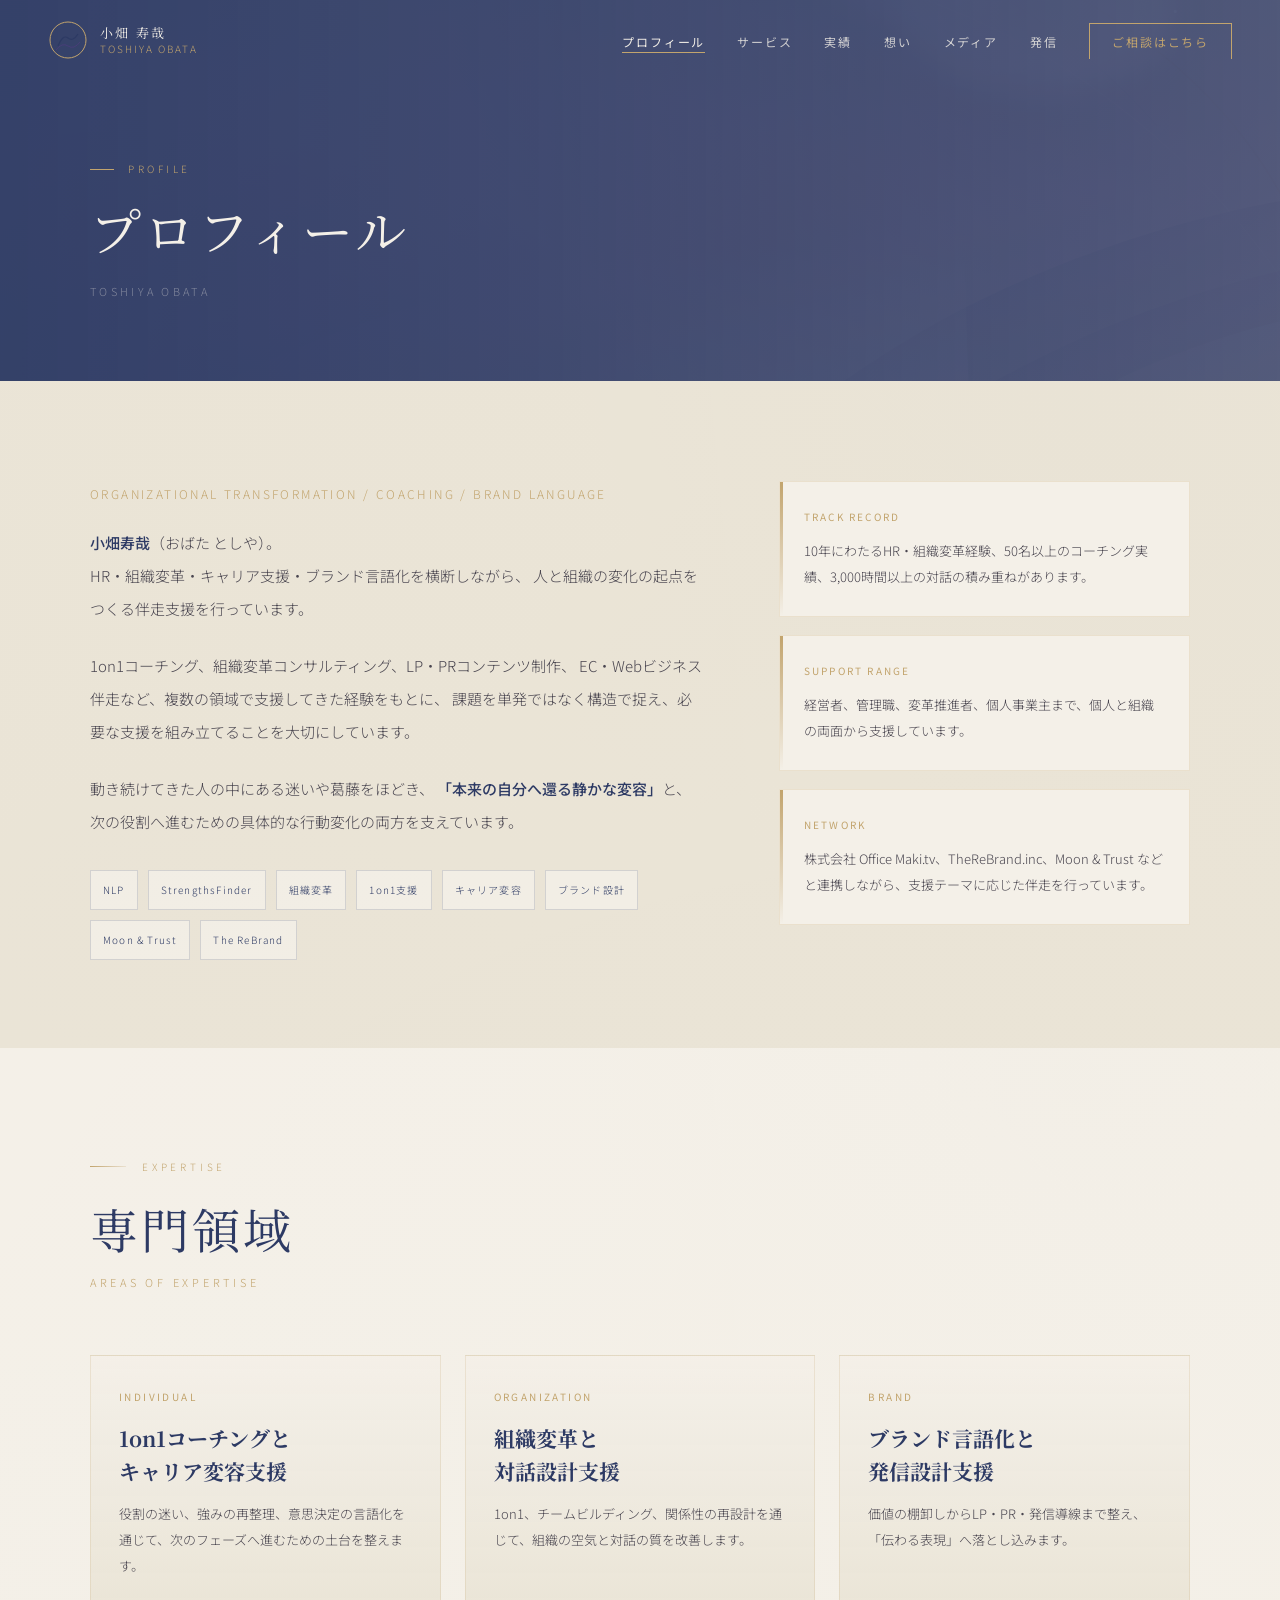
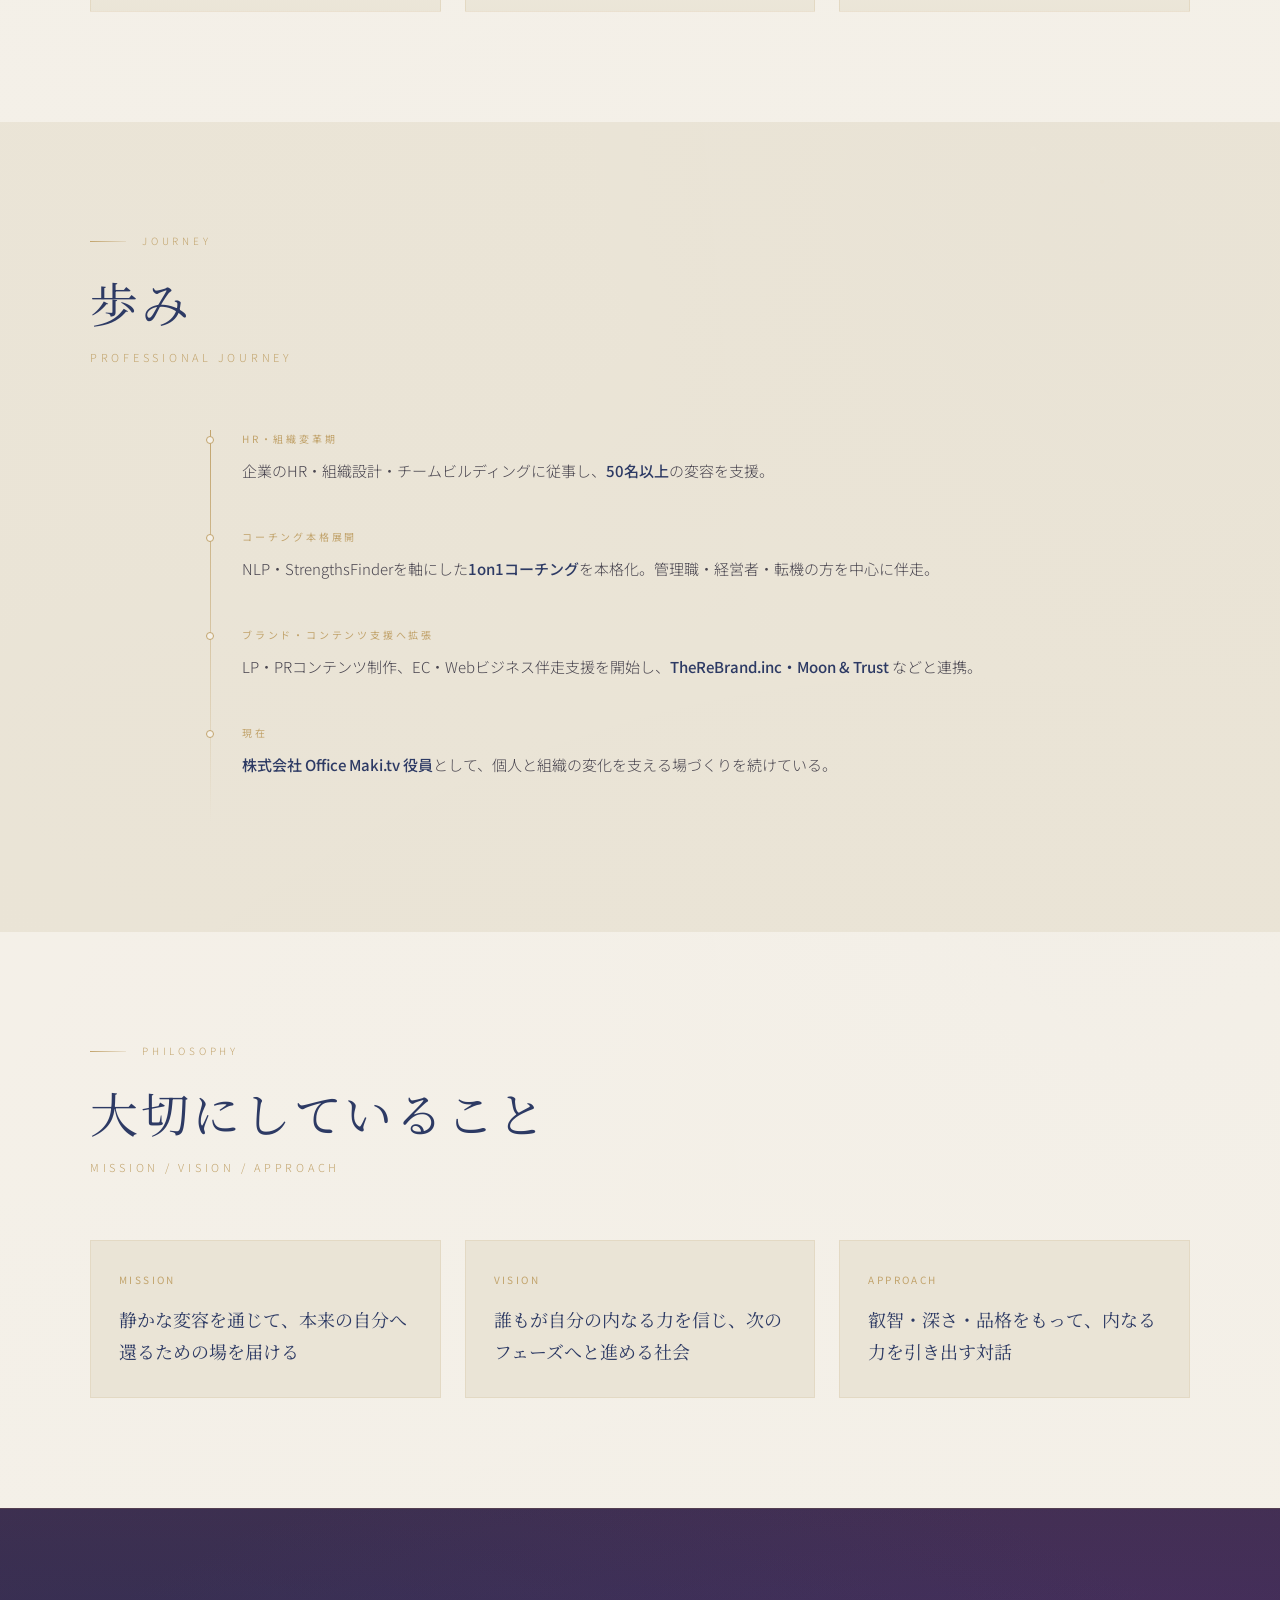
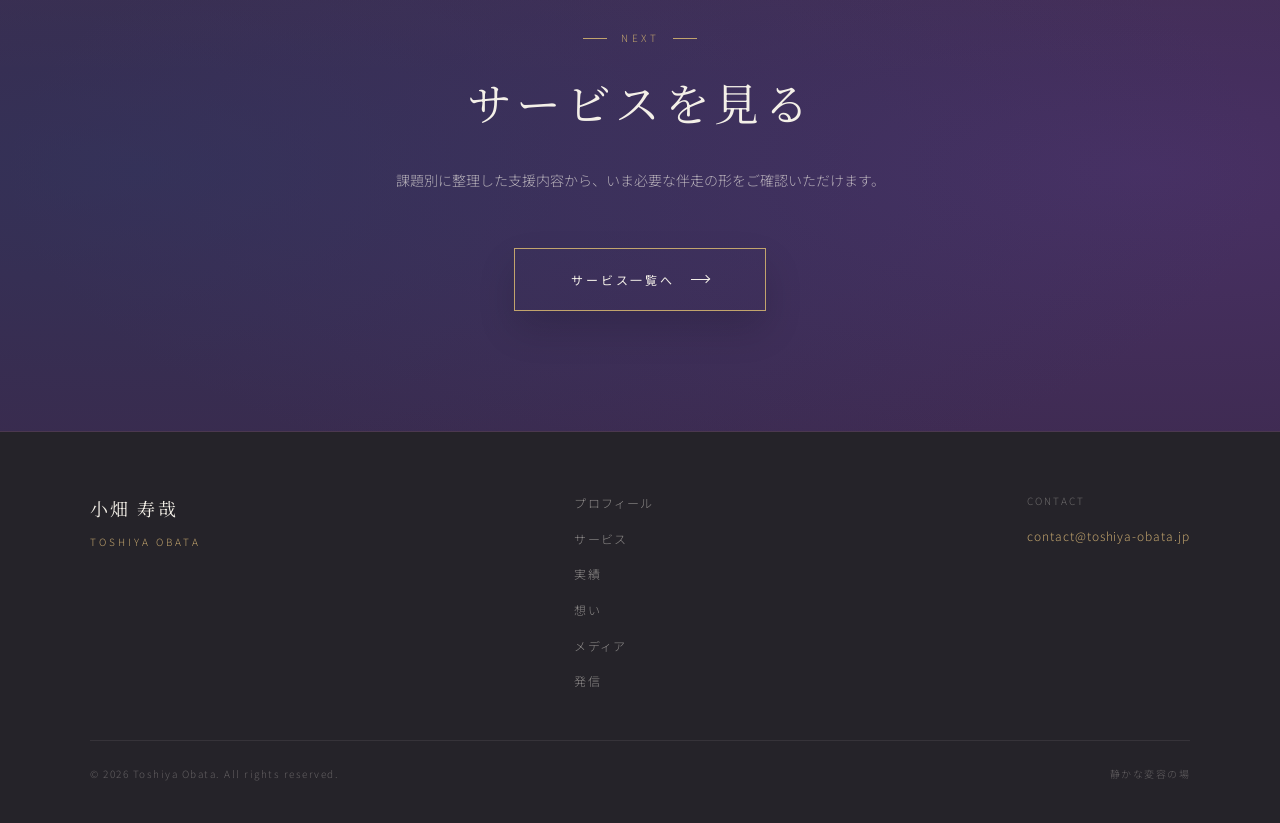
<file: about.html>
<!DOCTYPE html>
<html lang="ja">
<head>
<meta charset="UTF-8">
<meta name="viewport" content="width=device-width, initial-scale=1.0">
<title>プロフィール | 小畑寿哉</title>
<meta name="description" content="小畑寿哉のプロフィール。HR・組織変革・キャリア支援・ブランド言語化を横断し、変化の起点をつくる伴走支援を行っています。">
<meta property="og:title" content="プロフィール | 小畑寿哉">
<meta property="og:description" content="専門領域、実績、アプローチ、これまでの歩みを通じて、小畑寿哉の支援スタイルをご紹介します。">
<meta property="og:type" content="website">
<link rel="stylesheet" href="common.css">
<style>
  .intro-section,
  .expertise-section,
  .timeline-section,
  .philosophy-section {
    position: relative;
    overflow: hidden;
    isolation: isolate;
  }
  .intro-section::before,
  .expertise-section::before,
  .timeline-section::before,
  .philosophy-section::before {
    content: '';
    position: absolute;
    inset: -8%;
    background-image: url('assets/parallax-section-bg.svg');
    background-size: cover;
    background-position: center;
    opacity: 0.2;
    transform: scale(1.015);
    z-index: 0;
    pointer-events: none;
    contain: paint;
  }
  .intro-section::after,
  .expertise-section::after,
  .timeline-section::after,
  .philosophy-section::after {
    content: '';
    position: absolute;
    inset: 0;
    z-index: 0;
    pointer-events: none;
  }
  .intro-section::after {
    background: linear-gradient(180deg, rgba(234,228,214,0.84) 0%, rgba(234,228,214,0.95) 100%);
  }
  .expertise-section::after {
    background: linear-gradient(180deg, rgba(244,240,232,0.84) 0%, rgba(244,240,232,0.96) 100%);
  }
  .timeline-section::after {
    background: linear-gradient(180deg, rgba(234,228,214,0.82) 0%, rgba(234,228,214,0.94) 100%);
  }
  .philosophy-section::after {
    background: linear-gradient(180deg, rgba(244,240,232,0.84) 0%, rgba(244,240,232,0.96) 100%);
  }
  .intro-section .section-inner,
  .expertise-section .section-inner,
  .timeline-section .section-inner,
  .philosophy-section .section-inner {
    position: relative;
    z-index: 1;
  }
  .intro-section {
    background: var(--ivory-d);
    padding: 100px 48px 88px;
  }
  .intro-grid {
    display: grid;
    grid-template-columns: 1.2fr 0.8fr;
    gap: 72px;
    align-items: start;
  }
  .about-bio {
    font-size: 15px;
    line-height: 2.2;
    color: var(--ink-l);
    font-weight: 300;
  }
  .about-bio p + p { margin-top: 24px; }
  .about-bio strong { color: var(--navy); font-weight: 500; }
  .profile-role {
    font-size: 12px;
    letter-spacing: 0.2em;
    color: var(--gold);
    margin-bottom: 18px;
  }
  .keyword-row {
    display: flex;
    flex-wrap: wrap;
    gap: 10px;
    margin-top: 32px;
  }
  .keyword-chip {
    font-size: 10px;
    letter-spacing: 0.12em;
    color: var(--navy);
    border: 1px solid rgba(45,58,100,0.16);
    padding: 8px 12px;
    background: rgba(255,255,255,0.35);
  }

  .trust-panel {
    display: flex;
    flex-direction: column;
    gap: 18px;
  }
  .trust-card {
    background: var(--ivory);
    border: 1px solid rgba(194,164,109,0.22);
    padding: 26px 24px;
    position: relative;
  }
  .trust-card::before {
    content: '';
    position: absolute;
    left: 0;
    top: 0;
    bottom: 0;
    width: 3px;
    background: linear-gradient(to bottom, var(--gold), transparent);
  }
  .trust-label {
    font-size: 10px;
    letter-spacing: 0.22em;
    color: var(--gold);
    margin-bottom: 12px;
  }
  .trust-copy {
    font-size: 13px;
    line-height: 2;
    color: var(--ink-l);
    font-weight: 300;
  }

  .expertise-section {
    background: var(--ivory);
    padding: 110px 48px;
  }
  .expertise-grid {
    display: grid;
    grid-template-columns: repeat(3,1fr);
    gap: 24px;
  }
  .expertise-card {
    background: linear-gradient(180deg, rgba(244,240,232,0.96) 0%, rgba(234,228,214,0.92) 100%);
    border: 1px solid rgba(194,164,109,0.2);
    padding: 32px 28px;
  }
  .expertise-label {
    font-size: 10px;
    letter-spacing: 0.24em;
    color: var(--gold);
    margin-bottom: 16px;
  }
  .expertise-title {
    font-family: var(--serif);
    font-size: 21px;
    color: var(--navy);
    line-height: 1.55;
    margin-bottom: 14px;
  }
  .expertise-copy {
    font-size: 13px;
    line-height: 2;
    color: var(--ink-l);
    font-weight: 300;
  }

  .timeline-section {
    background: var(--ivory-d);
    padding: 110px 48px;
  }
  .timeline {
    max-width: 860px;
    margin: 0 auto;
  }
  .timeline-items {
    position: relative;
    padding-left: 32px;
  }
  .timeline-items::before {
    content: '';
    position: absolute;
    left: 0;
    top: 0;
    bottom: 0;
    width: 1px;
    background: linear-gradient(to bottom, var(--gold), transparent);
  }
  .timeline-item {
    position: relative;
    padding-bottom: 42px;
  }
  .timeline-item::before {
    content: '';
    position: absolute;
    left: -36px;
    top: 6px;
    width: 8px;
    height: 8px;
    border-radius: 50%;
    border: 1px solid var(--gold);
    background: var(--ivory);
  }
  .timeline-year {
    font-size: 10px;
    letter-spacing: 0.28em;
    color: var(--gold);
    margin-bottom: 8px;
  }
  .timeline-text {
    font-size: 15px;
    color: var(--ink-l);
    line-height: 2;
    font-weight: 300;
  }
  .timeline-text strong { color: var(--navy); font-weight: 500; }

  .philosophy-section {
    background: var(--ivory);
    padding: 110px 48px;
  }
  .philosophy-grid {
    display: grid;
    grid-template-columns: repeat(3,1fr);
    gap: 24px;
  }
  .philosophy-card {
    background: var(--ivory-d);
    border: 1px solid rgba(194,164,109,0.18);
    padding: 30px 28px;
  }
  .philosophy-label {
    font-size: 10px;
    letter-spacing: 0.24em;
    color: var(--gold);
    margin-bottom: 14px;
  }
  .philosophy-text {
    font-family: var(--serif);
    font-size: 18px;
    line-height: 1.8;
    color: var(--navy);
  }

  @media (max-width: 900px) {
    .intro-section,
    .expertise-section,
    .timeline-section,
    .philosophy-section { padding-left: 24px; padding-right: 24px; }
    .intro-section::before,
    .expertise-section::before,
    .timeline-section::before,
    .philosophy-section::before {
      inset: -12%;
      opacity: 0.15;
      transform: scale(1.01);
    }
    .intro-grid,
    .expertise-grid,
    .philosophy-grid { grid-template-columns: 1fr; }
  }
  @media (prefers-reduced-motion: reduce) {
    .intro-section::before,
    .expertise-section::before,
    .timeline-section::before,
    .philosophy-section::before {
      transform: scale(1.01) !important;
    }
  }
</style>
</head>
<body>
<nav id="main-nav"></nav>

<div class="page-hero above-fold">
  <div class="page-hero-inner">
    <div class="page-hero-label reveal">PROFILE</div>
    <h1 class="page-hero-title reveal reveal-delay-1">プロフィール</h1>
    <div class="page-hero-en reveal reveal-delay-2">TOSHIYA OBATA</div>
  </div>
</div>

<section class="intro-section">
  <div class="section-inner">
    <div class="intro-grid reveal">
      <div class="about-bio">
        <div class="profile-role">ORGANIZATIONAL TRANSFORMATION / COACHING / BRAND LANGUAGE</div>
        <p>
          <strong>小畑寿哉</strong>（おばた としや）。<br>
          HR・組織変革・キャリア支援・ブランド言語化を横断しながら、
          人と組織の変化の起点をつくる伴走支援を行っています。
        </p>
        <p>
          1on1コーチング、組織変革コンサルティング、LP・PRコンテンツ制作、
          EC・Webビジネス伴走など、複数の領域で支援してきた経験をもとに、
          課題を単発ではなく構造で捉え、必要な支援を組み立てることを大切にしています。
        </p>
        <p>
          動き続けてきた人の中にある迷いや葛藤をほどき、
          <strong>「本来の自分へ還る静かな変容」</strong>と、
          次の役割へ進むための具体的な行動変化の両方を支えています。
        </p>
        <div class="keyword-row">
          <span class="keyword-chip">NLP</span>
          <span class="keyword-chip">StrengthsFinder</span>
          <span class="keyword-chip">組織変革</span>
          <span class="keyword-chip">1on1支援</span>
          <span class="keyword-chip">キャリア変容</span>
          <span class="keyword-chip">ブランド設計</span>
          <span class="keyword-chip">Moon &amp; Trust</span>
          <span class="keyword-chip">The ReBrand</span>
        </div>
      </div>

      <div class="trust-panel">
        <div class="trust-card">
          <div class="trust-label">TRACK RECORD</div>
          <div class="trust-copy">10年にわたるHR・組織変革経験、50名以上のコーチング実績、3,000時間以上の対話の積み重ねがあります。</div>
        </div>
        <div class="trust-card">
          <div class="trust-label">SUPPORT RANGE</div>
          <div class="trust-copy">経営者、管理職、変革推進者、個人事業主まで、個人と組織の両面から支援しています。</div>
        </div>
        <div class="trust-card">
          <div class="trust-label">NETWORK</div>
          <div class="trust-copy">株式会社 Office Maki.tv、TheReBrand.inc、Moon &amp; Trust などと連携しながら、支援テーマに応じた伴走を行っています。</div>
        </div>
      </div>
    </div>
  </div>
</section>

<section class="expertise-section">
  <div class="section-inner">
    <div class="section-label reveal">EXPERTISE</div>
    <h2 class="section-title reveal reveal-delay-1">
      専門領域
      <span class="section-title-en">AREAS OF EXPERTISE</span>
    </h2>
    <div class="expertise-grid reveal reveal-delay-2">
      <article class="expertise-card">
        <div class="expertise-label">INDIVIDUAL</div>
        <h3 class="expertise-title">1on1コーチングと<br>キャリア変容支援</h3>
        <p class="expertise-copy">役割の迷い、強みの再整理、意思決定の言語化を通じて、次のフェーズへ進むための土台を整えます。</p>
      </article>
      <article class="expertise-card">
        <div class="expertise-label">ORGANIZATION</div>
        <h3 class="expertise-title">組織変革と<br>対話設計支援</h3>
        <p class="expertise-copy">1on1、チームビルディング、関係性の再設計を通じて、組織の空気と対話の質を改善します。</p>
      </article>
      <article class="expertise-card">
        <div class="expertise-label">BRAND</div>
        <h3 class="expertise-title">ブランド言語化と<br>発信設計支援</h3>
        <p class="expertise-copy">価値の棚卸しからLP・PR・発信導線まで整え、「伝わる表現」へ落とし込みます。</p>
      </article>
    </div>
  </div>
</section>

<section class="timeline-section">
  <div class="section-inner">
    <div class="section-label reveal">JOURNEY</div>
    <h2 class="section-title reveal reveal-delay-1">
      歩み
      <span class="section-title-en">PROFESSIONAL JOURNEY</span>
    </h2>
    <div class="timeline reveal reveal-delay-2">
      <div class="timeline-items">
        <div class="timeline-item">
          <div class="timeline-year">HR・組織変革期</div>
          <div class="timeline-text">企業のHR・組織設計・チームビルディングに従事し、<strong>50名以上</strong>の変容を支援。</div>
        </div>
        <div class="timeline-item">
          <div class="timeline-year">コーチング本格展開</div>
          <div class="timeline-text">NLP・StrengthsFinderを軸にした<strong>1on1コーチング</strong>を本格化。管理職・経営者・転機の方を中心に伴走。</div>
        </div>
        <div class="timeline-item">
          <div class="timeline-year">ブランド・コンテンツ支援へ拡張</div>
          <div class="timeline-text">LP・PRコンテンツ制作、EC・Webビジネス伴走支援を開始し、<strong>TheReBrand.inc・Moon &amp; Trust</strong> などと連携。</div>
        </div>
        <div class="timeline-item">
          <div class="timeline-year">現在</div>
          <div class="timeline-text"><strong>株式会社 Office Maki.tv 役員</strong>として、個人と組織の変化を支える場づくりを続けている。</div>
        </div>
      </div>
    </div>
  </div>
</section>

<section class="philosophy-section">
  <div class="section-inner">
    <div class="section-label reveal">PHILOSOPHY</div>
    <h2 class="section-title reveal reveal-delay-1">
      大切にしていること
      <span class="section-title-en">MISSION / VISION / APPROACH</span>
    </h2>
    <div class="philosophy-grid reveal reveal-delay-2">
      <article class="philosophy-card">
        <div class="philosophy-label">MISSION</div>
        <div class="philosophy-text">静かな変容を通じて、本来の自分へ還るための場を届ける</div>
      </article>
      <article class="philosophy-card">
        <div class="philosophy-label">VISION</div>
        <div class="philosophy-text">誰もが自分の内なる力を信じ、次のフェーズへと進める社会</div>
      </article>
      <article class="philosophy-card">
        <div class="philosophy-label">APPROACH</div>
        <div class="philosophy-text">叡智・深さ・品格をもって、内なる力を引き出す対話</div>
      </article>
    </div>
  </div>
</section>

<div class="cta-band">
  <div class="cta-band-inner">
    <div class="cta-band-label reveal">NEXT</div>
    <h2 class="cta-band-title reveal reveal-delay-1">サービスを見る</h2>
    <p class="cta-band-sub reveal reveal-delay-2">課題別に整理した支援内容から、いま必要な伴走の形をご確認いただけます。</p>
    <a href="services.html" class="cta-band-btn reveal reveal-delay-3">
      サービス一覧へ <span class="btn-arrow"></span>
    </a>
  </div>
</div>

<footer id="main-footer"></footer>
<script src="common.js"></script>
</body>
</html>
</file>
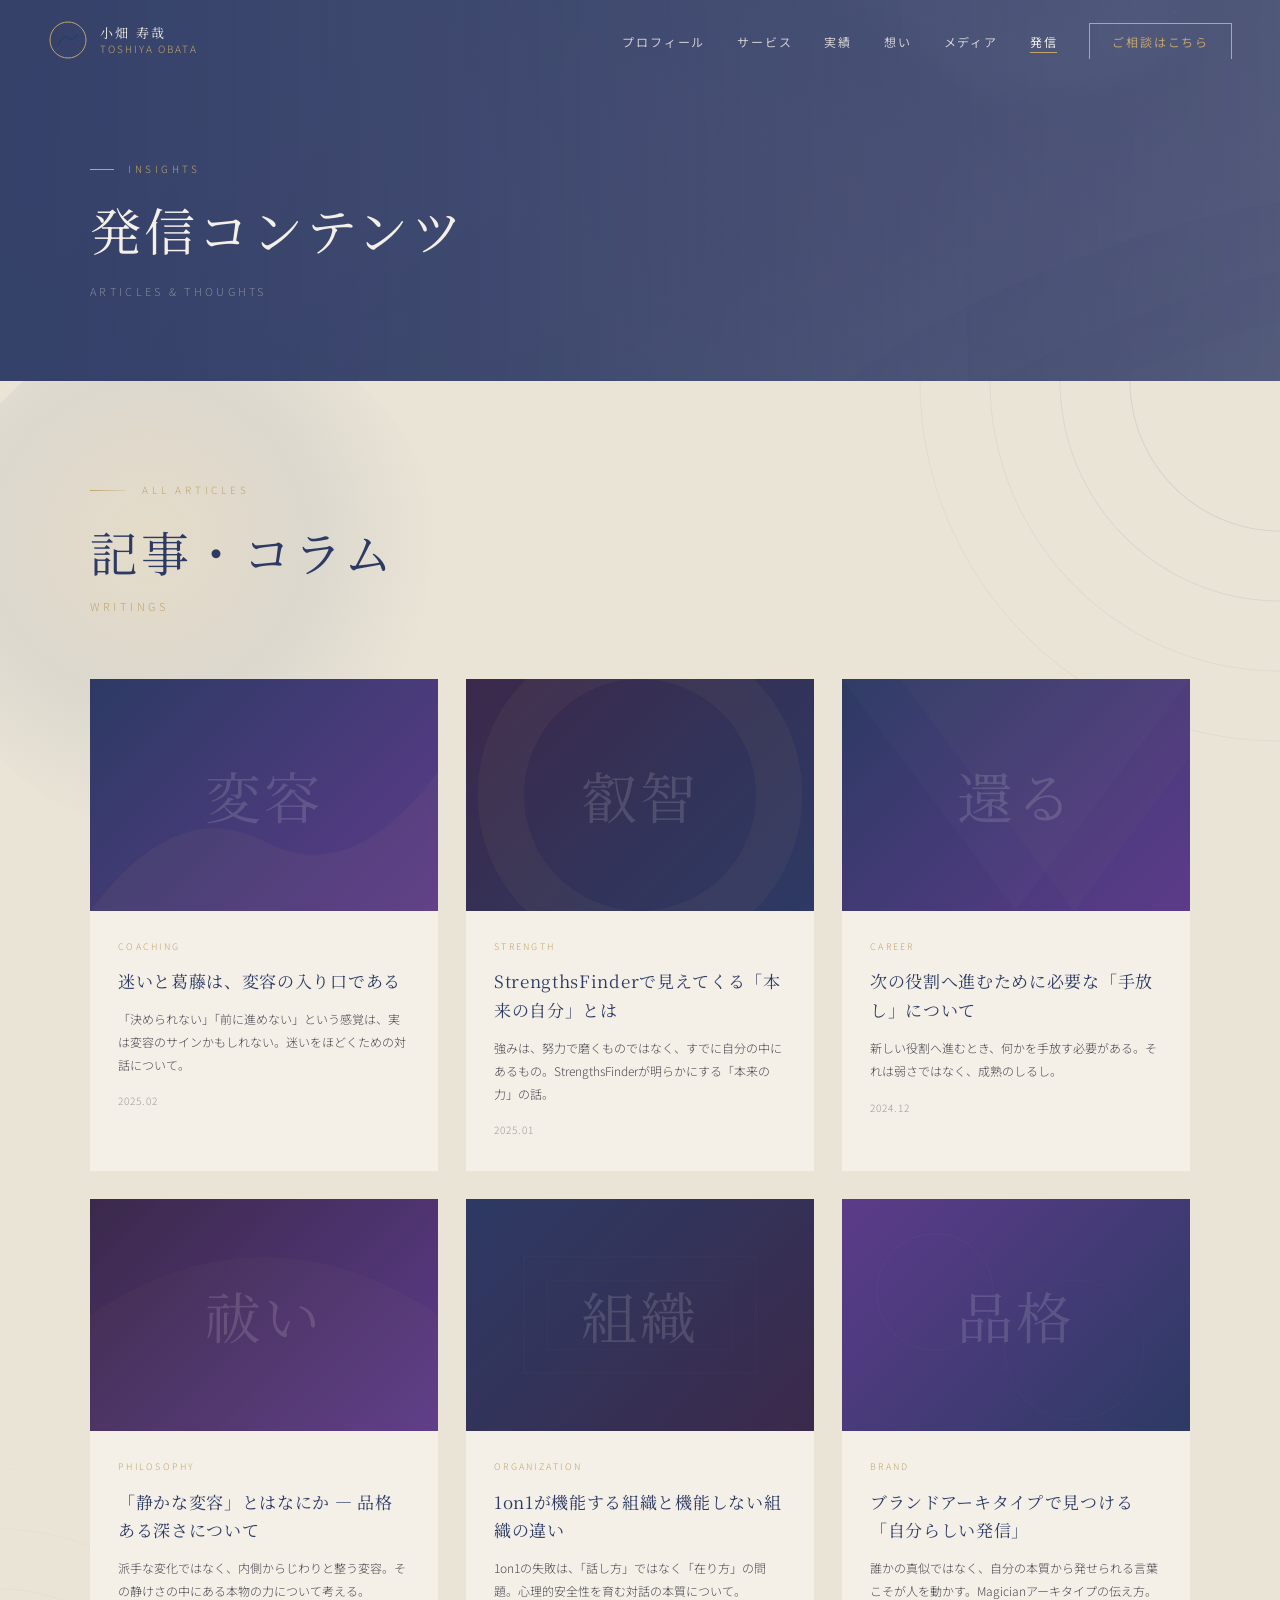
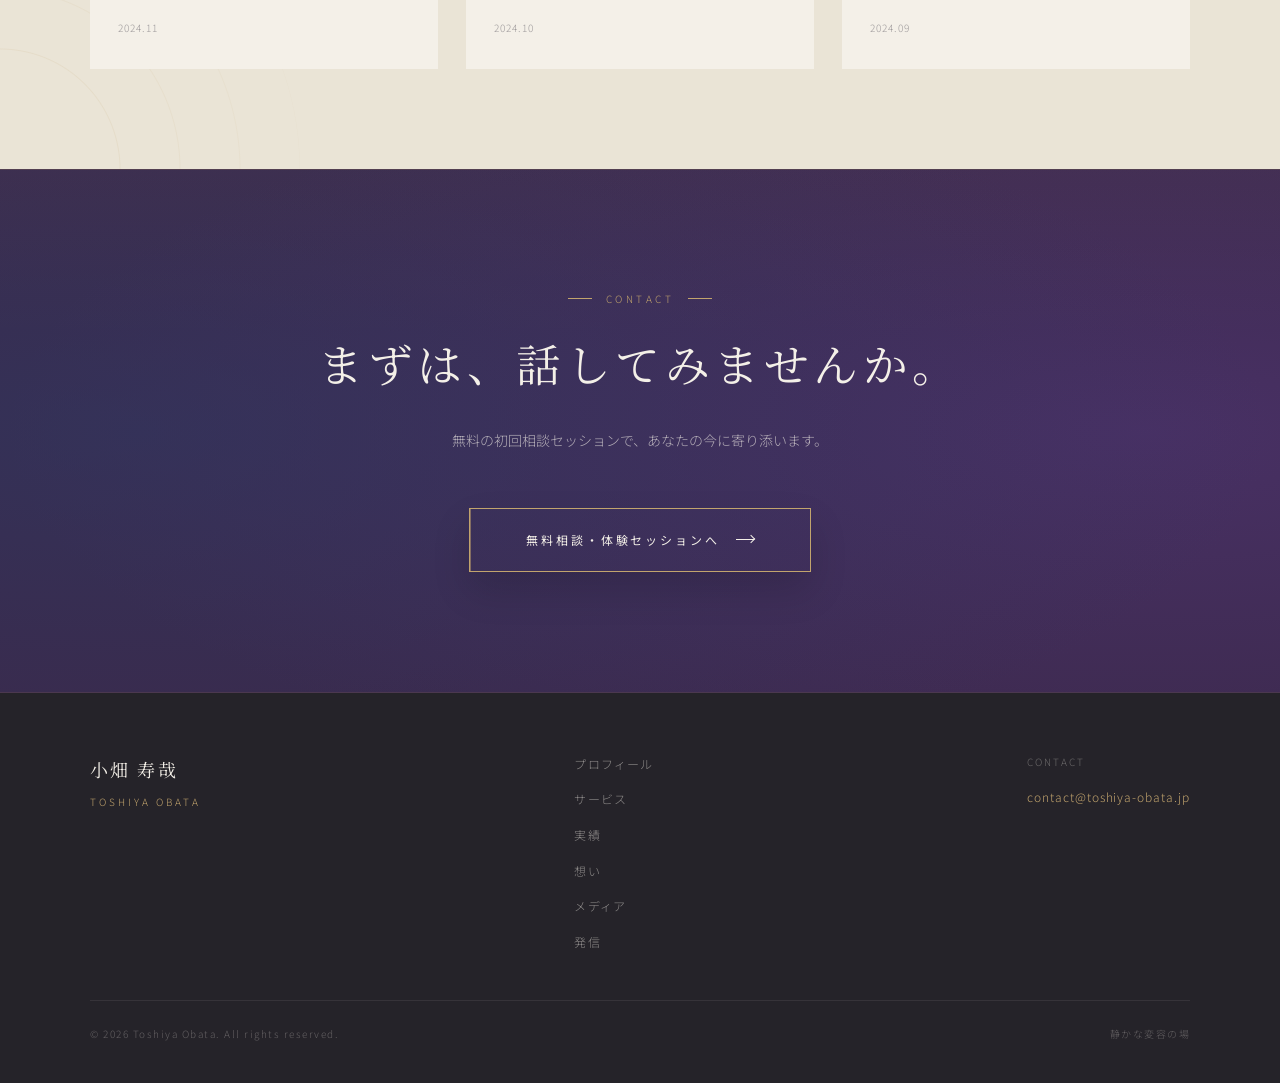
<file: blog.html>
<!DOCTYPE html>
<html lang="ja">
<head>
<meta charset="UTF-8">
<meta name="viewport" content="width=device-width, initial-scale=1.0">
<title>発信 | 小畑寿哉</title>
<meta name="description" content="小畑寿哉の発信コンテンツ。コーチング・キャリア変容・組織変革・ブランディングについてのコラムや記事。">
<meta property="og:title" content="発信 | 小畑寿哉">
<meta property="og:description" content="変容・叡智・品格 — コーチングや組織変革についての記事・コラム。">
<meta property="og:type" content="website">
<link rel="stylesheet" href="common.css">
<style>
  .blog-grid {
    display: grid; grid-template-columns: repeat(3,1fr); gap: 28px;
  }
  .blog-card {
    background: var(--ivory);
    transition: transform 0.3s, box-shadow 0.3s; cursor: pointer;
  }
  .blog-card:hover { transform: translateY(-6px); box-shadow: 0 16px 48px rgba(45,58,100,0.1); }
  .blog-thumb {
    aspect-ratio: 3/2;
    background: linear-gradient(135deg, var(--navy) 0%, var(--purple) 100%);
    position: relative; overflow: hidden;
  }
  .blog-thumb-pattern { position: absolute; inset: 0; opacity: 0.3; }
  .blog-thumb-number {
    position: absolute; inset: 0;
    display: flex; align-items: center; justify-content: center;
    font-family: var(--serif); font-size: 56px;
    color: rgba(244,240,232,0.15); letter-spacing: 0.06em;
  }
  .blog-body { padding: 28px 28px 32px; }
  .blog-tag {
    font-size: 9px; letter-spacing: 0.25em;
    color: var(--gold); font-weight: 300; margin-bottom: 12px;
  }
  .blog-title {
    font-family: var(--serif); font-size: 17px;
    color: var(--navy); line-height: 1.7;
    letter-spacing: 0.04em; margin-bottom: 12px;
  }
  .blog-excerpt {
    font-size: 12px; color: var(--ink-l);
    line-height: 1.9; font-weight: 300; margin-bottom: 16px;
  }
  .blog-date { font-size: 10px; color: rgba(74,70,80,0.5); font-weight: 300; letter-spacing: 0.1em; }
  @media (max-width: 900px) {
    .blog-grid { grid-template-columns: 1fr; }
  }
</style>
</head>
<body>
<nav id="main-nav"></nav>

<div class="page-hero above-fold">
  <div class="page-hero-inner">
    <div class="page-hero-label reveal">INSIGHTS</div>
    <h1 class="page-hero-title reveal reveal-delay-1">発信コンテンツ</h1>
    <div class="page-hero-en reveal reveal-delay-2">ARTICLES &amp; THOUGHTS</div>
  </div>
</div>

<section class="pattern-arcs" style="background:var(--ivory-d);">
  <div class="section-inner">
    <div class="section-label reveal">ALL ARTICLES</div>
    <h2 class="section-title reveal reveal-delay-1">
      記事・コラム
      <span class="section-title-en">WRITINGS</span>
    </h2>
    <div class="blog-grid reveal reveal-delay-2">
      <div class="blog-card">
        <div class="blog-thumb">
          <svg class="blog-thumb-pattern" viewBox="0 0 300 200"><path d="M0 200 Q75 100 150 140 Q225 180 300 80 L300 200 Z" fill="rgba(194,164,109,0.2)"/></svg>
          <div class="blog-thumb-number">変容</div>
        </div>
        <div class="blog-body">
          <div class="blog-tag">COACHING</div>
          <div class="blog-title">迷いと葛藤は、変容の入り口である</div>
          <div class="blog-excerpt">「決められない」「前に進めない」という感覚は、実は変容のサインかもしれない。迷いをほどくための対話について。</div>
          <div class="blog-date">2025.02</div>
        </div>
      </div>
      <div class="blog-card">
        <div class="blog-thumb" style="background: linear-gradient(135deg, #3B294B 0%, #2D3A64 100%)">
          <svg class="blog-thumb-pattern" viewBox="0 0 300 200"><circle cx="150" cy="100" r="120" fill="none" stroke="rgba(194,164,109,0.2)" stroke-width="40"/></svg>
          <div class="blog-thumb-number">叡智</div>
        </div>
        <div class="blog-body">
          <div class="blog-tag">STRENGTH</div>
          <div class="blog-title">StrengthsFinderで見えてくる「本来の自分」とは</div>
          <div class="blog-excerpt">強みは、努力で磨くものではなく、すでに自分の中にあるもの。StrengthsFinderが明らかにする「本来の力」の話。</div>
          <div class="blog-date">2025.01</div>
        </div>
      </div>
      <div class="blog-card">
        <div class="blog-thumb" style="background: linear-gradient(135deg, #2D3A64 0%, #5C3B8A 100%)">
          <svg class="blog-thumb-pattern" viewBox="0 0 300 200"><path d="M0 0 L150 200 L300 0 Z" fill="rgba(244,240,232,0.05)"/><path d="M50 0 L200 200 L350 0 Z" fill="rgba(194,164,109,0.1)"/></svg>
          <div class="blog-thumb-number">還る</div>
        </div>
        <div class="blog-body">
          <div class="blog-tag">CAREER</div>
          <div class="blog-title">次の役割へ進むために必要な「手放し」について</div>
          <div class="blog-excerpt">新しい役割へ進むとき、何かを手放す必要がある。それは弱さではなく、成熟のしるし。</div>
          <div class="blog-date">2024.12</div>
        </div>
      </div>
      <div class="blog-card">
        <div class="blog-thumb" style="background: linear-gradient(135deg, #3B294B 0%, #5C3B8A 100%)">
          <svg class="blog-thumb-pattern" viewBox="0 0 300 200"><path d="M0 100 Q150 0 300 100 L300 200 L0 200 Z" fill="rgba(194,164,109,0.12)"/></svg>
          <div class="blog-thumb-number">祓い</div>
        </div>
        <div class="blog-body">
          <div class="blog-tag">PHILOSOPHY</div>
          <div class="blog-title">「静かな変容」とはなにか — 品格ある深さについて</div>
          <div class="blog-excerpt">派手な変化ではなく、内側からじわりと整う変容。その静けさの中にある本物の力について考える。</div>
          <div class="blog-date">2024.11</div>
        </div>
      </div>
      <div class="blog-card">
        <div class="blog-thumb" style="background: linear-gradient(135deg, #2D3A64 0%, #3B294B 100%)">
          <svg class="blog-thumb-pattern" viewBox="0 0 300 200"><rect x="50" y="50" width="200" height="100" fill="none" stroke="rgba(194,164,109,0.15)" stroke-width="1"/><rect x="70" y="70" width="160" height="60" fill="none" stroke="rgba(194,164,109,0.1)" stroke-width="1"/></svg>
          <div class="blog-thumb-number">組織</div>
        </div>
        <div class="blog-body">
          <div class="blog-tag">ORGANIZATION</div>
          <div class="blog-title">1on1が機能する組織と機能しない組織の違い</div>
          <div class="blog-excerpt">1on1の失敗は、「話し方」ではなく「在り方」の問題。心理的安全性を育む対話の本質について。</div>
          <div class="blog-date">2024.10</div>
        </div>
      </div>
      <div class="blog-card">
        <div class="blog-thumb" style="background: linear-gradient(135deg, #5C3B8A 0%, #2D3A64 100%)">
          <svg class="blog-thumb-pattern" viewBox="0 0 300 200"><circle cx="80" cy="80" r="50" fill="none" stroke="rgba(194,164,109,0.15)" stroke-width="1"/><circle cx="200" cy="130" r="60" fill="none" stroke="rgba(194,164,109,0.1)" stroke-width="1"/></svg>
          <div class="blog-thumb-number">品格</div>
        </div>
        <div class="blog-body">
          <div class="blog-tag">BRAND</div>
          <div class="blog-title">ブランドアーキタイプで見つける「自分らしい発信」</div>
          <div class="blog-excerpt">誰かの真似ではなく、自分の本質から発せられる言葉こそが人を動かす。Magicianアーキタイプの伝え方。</div>
          <div class="blog-date">2024.09</div>
        </div>
      </div>
    </div>
  </div>
</section>

<div class="cta-band">
  <div class="cta-band-inner">
    <div class="cta-band-label reveal">CONTACT</div>
    <h2 class="cta-band-title reveal reveal-delay-1">まずは、話してみませんか。</h2>
    <p class="cta-band-sub reveal reveal-delay-2">無料の初回相談セッションで、あなたの今に寄り添います。</p>
    <a href="contact.html" class="cta-band-btn reveal reveal-delay-3">
      無料相談・体験セッションへ <span class="btn-arrow"></span>
    </a>
  </div>
</div>

<footer id="main-footer"></footer>
<script src="common.js"></script>
</body>
</html>
</file>
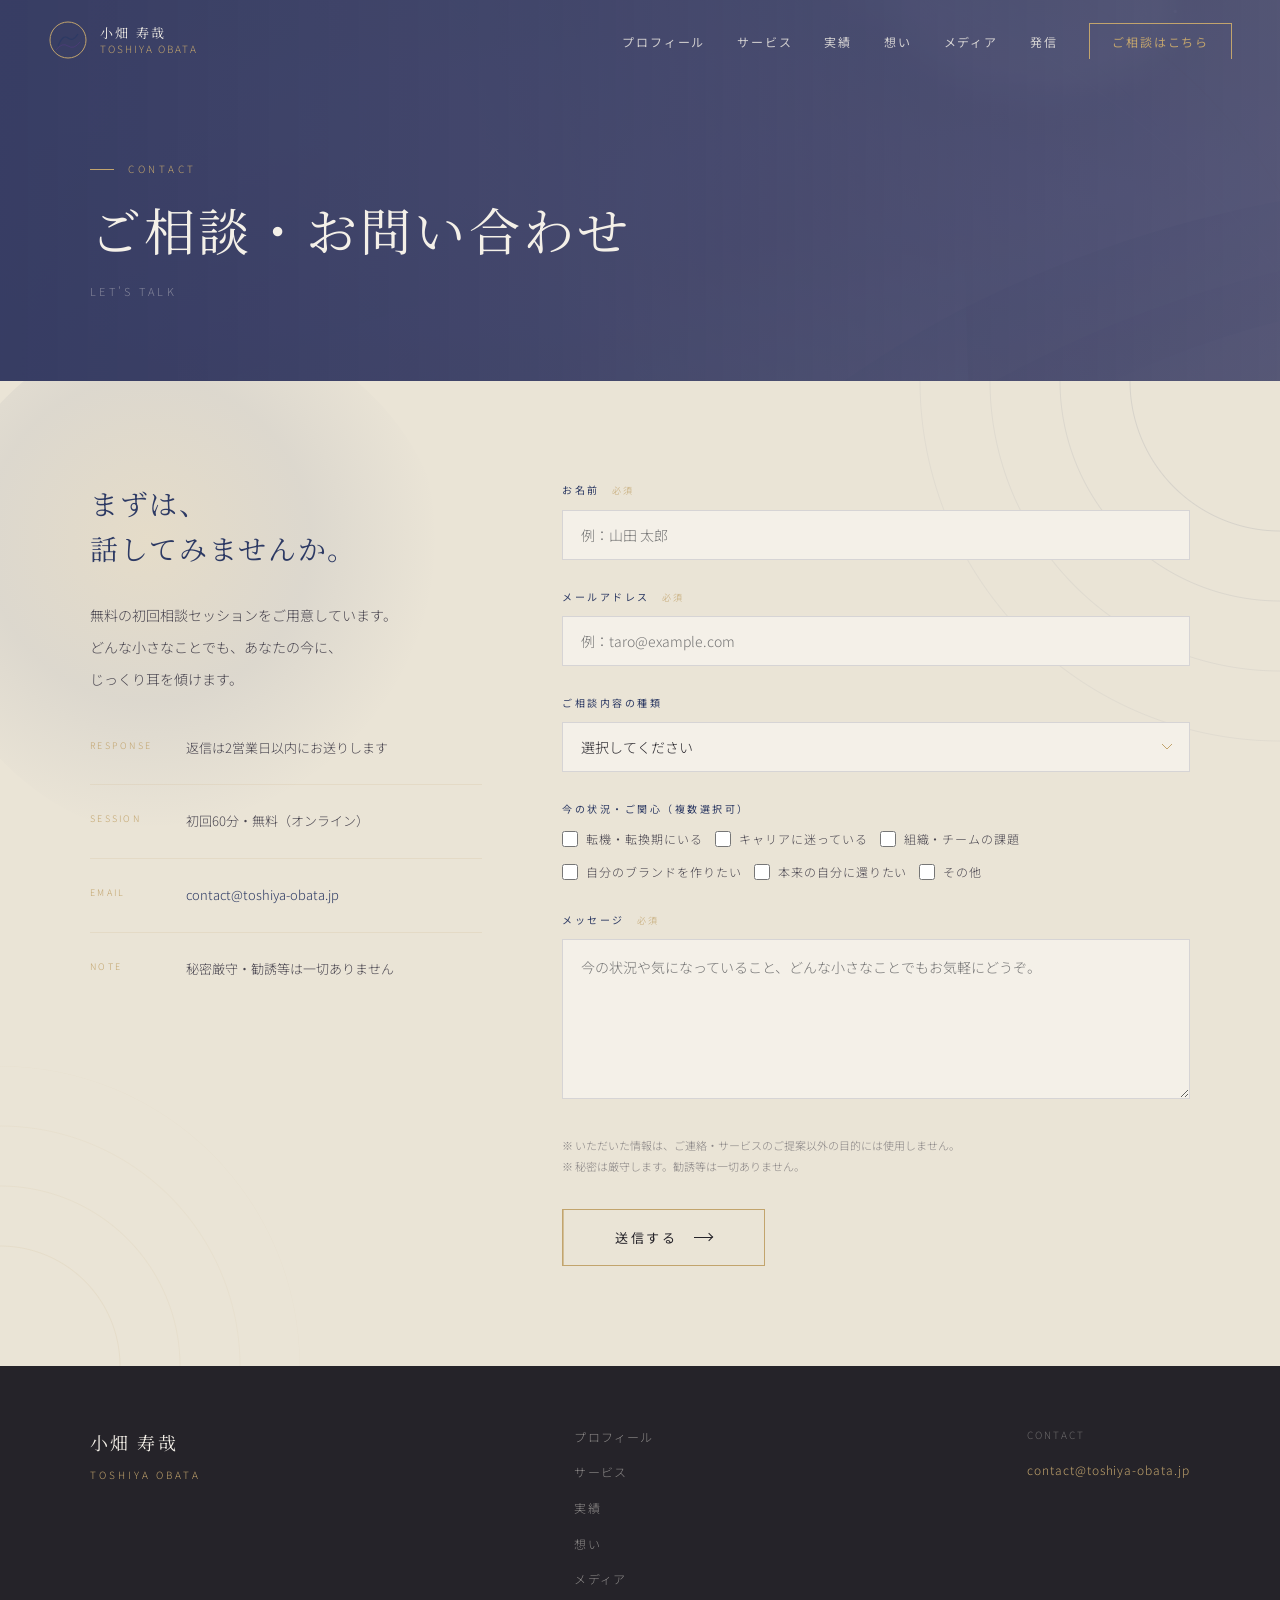
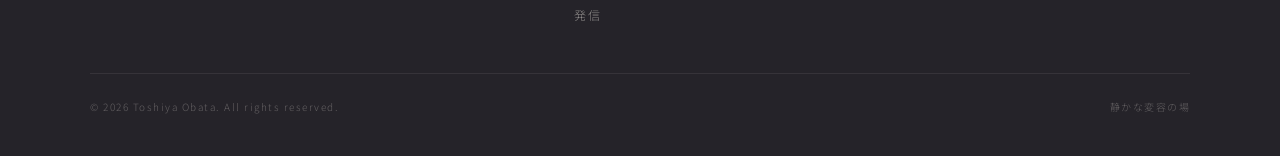
<file: contact.html>
<!DOCTYPE html>
<html lang="ja">
<head>
<meta charset="UTF-8">
<meta name="viewport" content="width=device-width, initial-scale=1.0">
<title>ご相談・お問い合わせ | 小畑寿哉</title>
<meta name="description" content="小畑寿哉へのご相談・お問い合わせ。無料の初回相談セッション（60分・オンライン）をご用意しています。秘密厳守・勧誘なし。">
<meta property="og:title" content="ご相談・お問い合わせ | 小畑寿哉">
<meta property="og:description" content="まずは、話してみませんか。無料の初回相談セッションをご用意しています。">
<meta property="og:type" content="website">
<link rel="stylesheet" href="common.css">
<style>
  .contact-section {
    background: var(--ivory-d); padding: 100px 48px;
  }
  .contact-grid {
    display: grid; grid-template-columns: 1fr 1.6fr; gap: 80px; align-items: start;
  }
  .contact-info { }
  .contact-info-title {
    font-family: var(--serif); font-size: 28px;
    color: var(--navy); letter-spacing: 0.06em;
    line-height: 1.6; margin-bottom: 28px; font-weight: 400;
  }
  .contact-info-desc {
    font-size: 14px; color: var(--ink-l);
    line-height: 2.3; font-weight: 300; margin-bottom: 40px;
  }
  .contact-detail-item {
    display: flex; align-items: flex-start; gap: 16px;
    margin-bottom: 24px; padding-bottom: 24px;
    border-bottom: 1px solid rgba(194,164,109,0.15);
  }
  .contact-detail-item:last-child { border-bottom: none; }
  .contact-detail-label {
    font-size: 9px; letter-spacing: 0.25em; color: var(--gold);
    font-weight: 300; min-width: 80px; padding-top: 2px;
  }
  .contact-detail-value {
    font-size: 13px; color: var(--ink-l);
    line-height: 1.9; font-weight: 300;
  }
  .contact-detail-value a { color: var(--navy); transition: color 0.2s; }
  .contact-detail-value a:hover { color: var(--gold); }

  /* Form */
  .contact-form { }
  .form-group { margin-bottom: 28px; }
  .form-label {
    display: block; font-size: 10px;
    letter-spacing: 0.25em; color: var(--navy);
    font-weight: 400; margin-bottom: 10px;
  }
  .form-label span {
    font-size: 9px; color: var(--gold);
    letter-spacing: 0.15em; margin-left: 8px; font-weight: 300;
  }
  .form-input, .form-select, .form-textarea {
    width: 100%; background: var(--ivory);
    border: 1px solid rgba(45,58,100,0.15);
    padding: 14px 18px;
    font-family: var(--sans); font-size: 14px;
    color: var(--ink); font-weight: 300;
    transition: border-color 0.3s, box-shadow 0.3s;
    outline: none; appearance: none;
  }
  .form-input:focus, .form-select:focus, .form-textarea:focus {
    border-color: var(--gold);
    box-shadow: 0 0 0 3px rgba(194,164,109,0.1);
  }
  .form-textarea { resize: vertical; min-height: 160px; line-height: 1.9; }
  .form-select {
    background-image: url("data:image/svg+xml,%3Csvg xmlns='http://www.w3.org/2000/svg' width='12' height='8' viewBox='0 0 12 8'%3E%3Cpath d='M1 1l5 5 5-5' stroke='%23C2A46D' stroke-width='1' fill='none'/%3E%3C/svg%3E");
    background-repeat: no-repeat; background-position: right 16px center;
    padding-right: 40px;
  }
  .form-checkbox-group {
    display: flex; flex-wrap: wrap; gap: 12px;
  }
  .form-checkbox-label {
    display: flex; align-items: center; gap: 8px;
    font-size: 12px; color: var(--ink-l); font-weight: 300;
    cursor: pointer; letter-spacing: 0.08em;
  }
  .form-checkbox-label input {
    width: 16px; height: 16px; accent-color: var(--gold); cursor: pointer;
  }
  .form-note {
    font-size: 11px; color: rgba(74,70,80,0.6);
    line-height: 1.9; font-weight: 300; margin-bottom: 32px;
  }
  .form-submit {
    display: inline-flex; align-items: center; gap: 16px;
    background: transparent; border: 1px solid var(--gold);
    color: var(--ink); font-size: 13px; letter-spacing: 0.2em;
    padding: 18px 52px; cursor: pointer;
    font-family: var(--sans); font-weight: 400;
    position: relative; overflow: hidden; transition: color 0.3s;
  }
  .form-submit::before {
    content: ''; position: absolute; inset: 0;
    background: var(--gold); transform: translateX(-100%);
    transition: transform 0.35s ease; z-index: -1;
  }
  .form-submit:hover::before { transform: translateX(0); }
  .form-submit:hover { color: var(--ivory); }

  /* Thank you state */
  .form-success {
    display: none; text-align: center; padding: 60px 0;
  }
  .form-success-icon {
    width: 56px; height: 56px; border: 1px solid var(--gold);
    border-radius: 50%; display: flex; align-items: center;
    justify-content: center; margin: 0 auto 24px;
  }
  .form-success-title {
    font-family: var(--serif); font-size: 24px;
    color: var(--navy); letter-spacing: 0.08em; margin-bottom: 16px;
    font-weight: 400;
  }
  .form-success-desc {
    font-size: 14px; color: var(--ink-l);
    line-height: 2; font-weight: 300;
  }

  @media (max-width: 900px) {
    .contact-section { padding: 72px 24px; }
    .contact-grid { grid-template-columns: 1fr; gap: 52px; }
  }
</style>
</head>
<body>
<nav id="main-nav"></nav>

<div class="page-hero above-fold" style="background: var(--plum);">
  <div class="page-hero-inner">
    <div class="page-hero-label reveal">CONTACT</div>
    <h1 class="page-hero-title reveal reveal-delay-1">ご相談・お問い合わせ</h1>
    <div class="page-hero-en reveal reveal-delay-2">LET'S TALK</div>
  </div>
</div>

<div class="contact-section pattern-arcs">
  <div class="section-inner">
    <div class="contact-grid reveal reveal-delay-1">
      <!-- Info -->
      <div class="contact-info">
        <h2 class="contact-info-title">
          まずは、<br>話してみませんか。
        </h2>
        <p class="contact-info-desc">
          無料の初回相談セッションをご用意しています。<br>
          どんな小さなことでも、あなたの今に、<br>
          じっくり耳を傾けます。
        </p>
        <div class="contact-detail-item">
          <div class="contact-detail-label">RESPONSE</div>
          <div class="contact-detail-value">返信は2営業日以内にお送りします</div>
        </div>
        <div class="contact-detail-item">
          <div class="contact-detail-label">SESSION</div>
          <div class="contact-detail-value">初回60分・無料（オンライン）</div>
        </div>
        <div class="contact-detail-item">
          <div class="contact-detail-label">EMAIL</div>
          <div class="contact-detail-value">
            <a href="mailto:contact@toshiya-obata.jp">contact@toshiya-obata.jp</a>
          </div>
        </div>
        <div class="contact-detail-item">
          <div class="contact-detail-label">NOTE</div>
          <div class="contact-detail-value">秘密厳守・勧誘等は一切ありません</div>
        </div>
      </div>

      <!-- Form -->
      <div class="contact-form">
        <form id="contact-form" onsubmit="handleSubmit(event)">
          <div class="form-group">
            <label class="form-label" for="name">お名前 <span>必須</span></label>
            <input class="form-input" type="text" id="name" name="name" placeholder="例：山田 太郎" required>
          </div>
          <div class="form-group">
            <label class="form-label" for="email">メールアドレス <span>必須</span></label>
            <input class="form-input" type="email" id="email" name="email" placeholder="例：taro@example.com" required>
          </div>
          <div class="form-group">
            <label class="form-label" for="type">ご相談内容の種類</label>
            <select class="form-select" id="type" name="type">
              <option value="">選択してください</option>
              <option value="coaching">1on1コーチング・個別セッション</option>
              <option value="org">組織変革コンサルティング</option>
              <option value="branding">LP・PRコンテンツ制作支援</option>
              <option value="career">キャリア変容支援プログラム</option>
              <option value="ec">EC・Webビジネス伴走支援</option>
              <option value="training">研修・ワークショップ登壇</option>
              <option value="other">その他</option>
            </select>
          </div>
          <div class="form-group">
            <label class="form-label">今の状況・ご関心（複数選択可）</label>
            <div class="form-checkbox-group">
              <label class="form-checkbox-label"><input type="checkbox" name="situation" value="1"> 転機・転換期にいる</label>
              <label class="form-checkbox-label"><input type="checkbox" name="situation" value="2"> キャリアに迷っている</label>
              <label class="form-checkbox-label"><input type="checkbox" name="situation" value="3"> 組織・チームの課題</label>
              <label class="form-checkbox-label"><input type="checkbox" name="situation" value="4"> 自分のブランドを作りたい</label>
              <label class="form-checkbox-label"><input type="checkbox" name="situation" value="5"> 本来の自分に還りたい</label>
              <label class="form-checkbox-label"><input type="checkbox" name="situation" value="6"> その他</label>
            </div>
          </div>
          <div class="form-group">
            <label class="form-label" for="message">メッセージ <span>必須</span></label>
            <textarea class="form-textarea" id="message" name="message" placeholder="今の状況や気になっていること、どんな小さなことでもお気軽にどうぞ。" required></textarea>
          </div>
          <p class="form-note">
            ※ いただいた情報は、ご連絡・サービスのご提案以外の目的には使用しません。<br>
            ※ 秘密は厳守します。勧誘等は一切ありません。
          </p>
          <button type="submit" class="form-submit">
            送信する <span class="btn-arrow"></span>
          </button>
        </form>

        <!-- Success message -->
        <div class="form-success" id="form-success">
          <div class="form-success-icon">
            <svg width="22" height="16" viewBox="0 0 22 16" fill="none">
              <path d="M1 8L8 15L21 1" stroke="#C2A46D" stroke-width="1.5" fill="none"/>
            </svg>
          </div>
          <div class="form-success-title">送信が完了しました</div>
          <p class="form-success-desc">
            お問い合わせありがとうございます。<br>
            2営業日以内にご連絡いたします。
          </p>
        </div>
      </div>
    </div>
  </div>
</div>

<footer id="main-footer"></footer>
<script src="common.js"></script>
<script>
  function handleSubmit(e) {
    e.preventDefault();
    const form = document.getElementById('contact-form');
    const success = document.getElementById('form-success');
    form.style.opacity = '0';
    form.style.transition = 'opacity 0.4s';
    setTimeout(() => {
      form.style.display = 'none';
      success.style.display = 'block';
      success.style.opacity = '0';
      success.style.transition = 'opacity 0.6s';
      setTimeout(() => { success.style.opacity = '1'; }, 50);
    }, 400);
  }
</script>
</body>
</html>
</file>
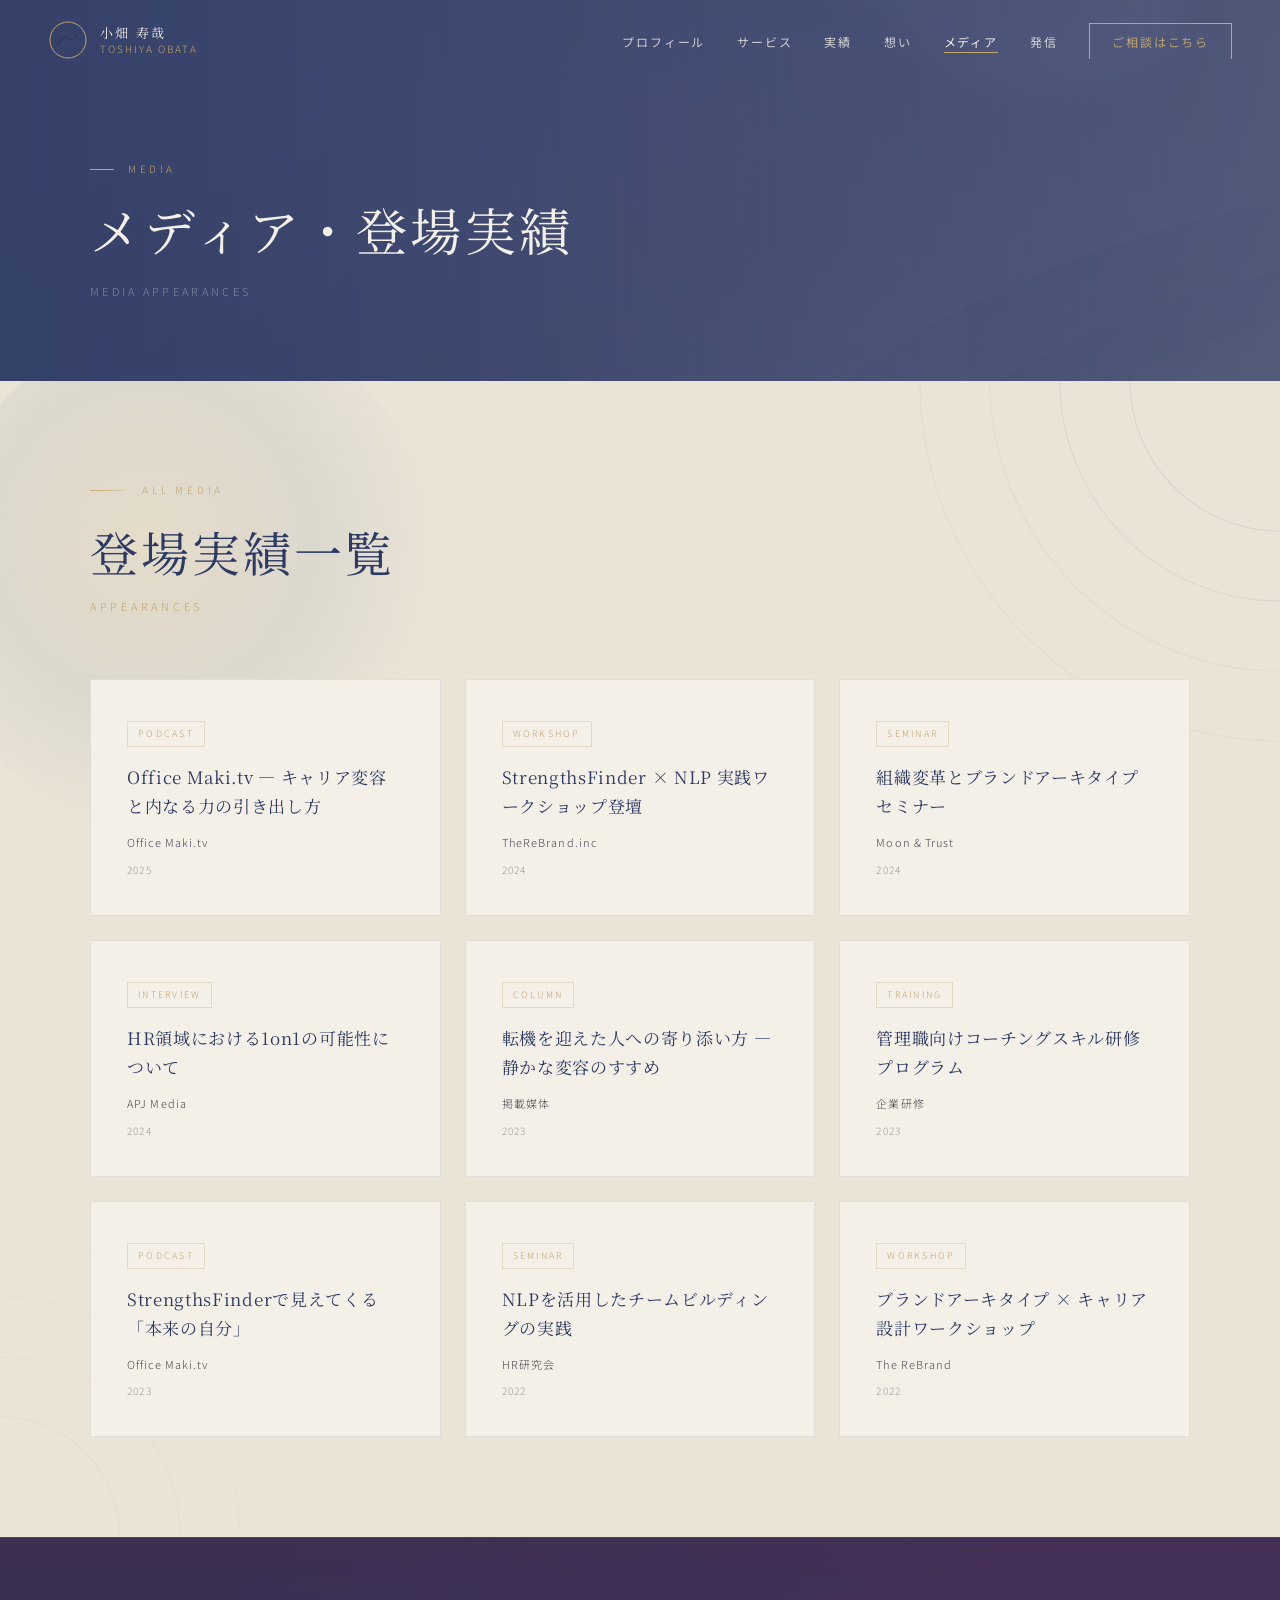
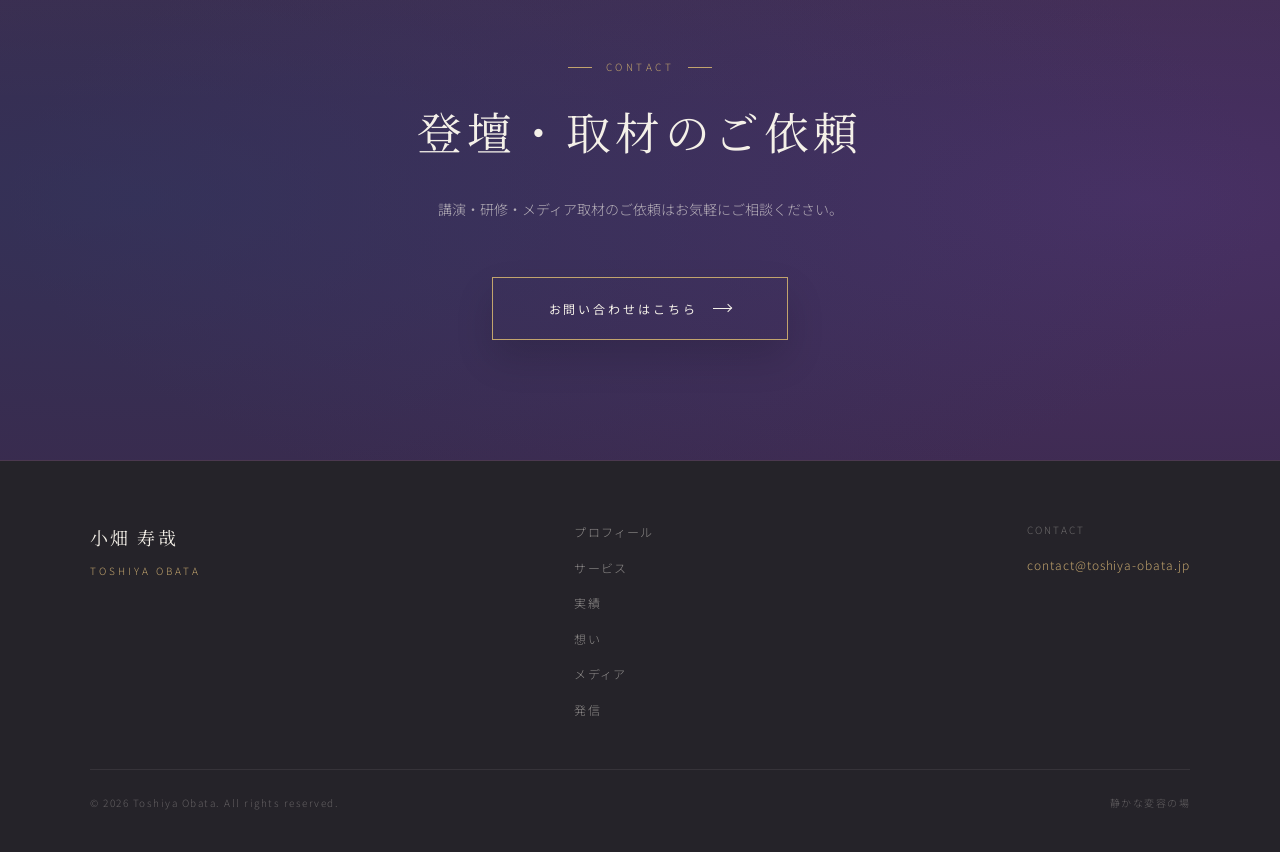
<file: media.html>
<!DOCTYPE html>
<html lang="ja">
<head>
<meta charset="UTF-8">
<meta name="viewport" content="width=device-width, initial-scale=1.0">
<title>メディア | 小畑寿哉</title>
<meta name="description" content="小畑寿哉のメディア登場実績。ポッドキャスト・ワークショップ・セミナー・インタビュー・コラム掲載など活動実績の一覧。">
<meta property="og:title" content="メディア | 小畑寿哉">
<meta property="og:description" content="ポッドキャスト・ワークショップ・セミナー・インタビューなど、メディア登場実績の一覧。">
<meta property="og:type" content="website">
<link rel="stylesheet" href="common.css">
<style>
  .media-grid {
    display: grid; grid-template-columns: repeat(3,1fr); gap: 24px;
  }
  .media-card {
    border: 1px solid rgba(45,58,100,0.1); padding: 36px;
    transition: border-color 0.3s, transform 0.3s;
    background: var(--ivory);
  }
  .media-card:hover { border-color: var(--gold); transform: translateY(-4px); }
  .media-type {
    font-size: 9px; letter-spacing: 0.25em; color: var(--gold);
    font-weight: 300; margin-bottom: 16px;
    border: 1px solid rgba(194,164,109,0.3);
    display: inline-block; padding: 4px 10px;
  }
  .media-title {
    font-family: var(--serif); font-size: 17px;
    color: var(--navy); line-height: 1.7;
    letter-spacing: 0.04em; margin-bottom: 12px;
  }
  .media-org {
    font-size: 11px; color: var(--ink-l);
    font-weight: 300; letter-spacing: 0.1em; margin-bottom: 8px;
  }
  .media-date {
    font-size: 10px; color: rgba(74,70,80,0.5);
    font-weight: 300; letter-spacing: 0.12em;
  }
  @media (max-width: 900px) {
    .media-grid { grid-template-columns: 1fr; }
  }
</style>
</head>
<body>
<nav id="main-nav"></nav>

<div class="page-hero above-fold">
  <div class="page-hero-inner">
    <div class="page-hero-label reveal">MEDIA</div>
    <h1 class="page-hero-title reveal reveal-delay-1">メディア・登場実績</h1>
    <div class="page-hero-en reveal reveal-delay-2">MEDIA APPEARANCES</div>
  </div>
</div>

<section class="pattern-arcs" style="background:var(--ivory-d);">
  <div class="section-inner">
    <div class="section-label reveal">ALL MEDIA</div>
    <h2 class="section-title reveal reveal-delay-1">
      登場実績一覧
      <span class="section-title-en">APPEARANCES</span>
    </h2>
    <div class="media-grid reveal reveal-delay-2">
      <div class="media-card">
        <div class="media-type">PODCAST</div>
        <div class="media-title">Office Maki.tv — キャリア変容と内なる力の引き出し方</div>
        <div class="media-org">Office Maki.tv</div>
        <div class="media-date">2025</div>
      </div>
      <div class="media-card">
        <div class="media-type">WORKSHOP</div>
        <div class="media-title">StrengthsFinder × NLP 実践ワークショップ登壇</div>
        <div class="media-org">TheReBrand.inc</div>
        <div class="media-date">2024</div>
      </div>
      <div class="media-card">
        <div class="media-type">SEMINAR</div>
        <div class="media-title">組織変革とブランドアーキタイプセミナー</div>
        <div class="media-org">Moon &amp; Trust</div>
        <div class="media-date">2024</div>
      </div>
      <div class="media-card">
        <div class="media-type">INTERVIEW</div>
        <div class="media-title">HR領域における1on1の可能性について</div>
        <div class="media-org">APJ Media</div>
        <div class="media-date">2024</div>
      </div>
      <div class="media-card">
        <div class="media-type">COLUMN</div>
        <div class="media-title">転機を迎えた人への寄り添い方 — 静かな変容のすすめ</div>
        <div class="media-org">掲載媒体</div>
        <div class="media-date">2023</div>
      </div>
      <div class="media-card">
        <div class="media-type">TRAINING</div>
        <div class="media-title">管理職向けコーチングスキル研修プログラム</div>
        <div class="media-org">企業研修</div>
        <div class="media-date">2023</div>
      </div>
      <div class="media-card">
        <div class="media-type">PODCAST</div>
        <div class="media-title">StrengthsFinderで見えてくる「本来の自分」</div>
        <div class="media-org">Office Maki.tv</div>
        <div class="media-date">2023</div>
      </div>
      <div class="media-card">
        <div class="media-type">SEMINAR</div>
        <div class="media-title">NLPを活用したチームビルディングの実践</div>
        <div class="media-org">HR研究会</div>
        <div class="media-date">2022</div>
      </div>
      <div class="media-card">
        <div class="media-type">WORKSHOP</div>
        <div class="media-title">ブランドアーキタイプ × キャリア設計ワークショップ</div>
        <div class="media-org">The ReBrand</div>
        <div class="media-date">2022</div>
      </div>
    </div>
  </div>
</section>

<div class="cta-band">
  <div class="cta-band-inner">
    <div class="cta-band-label reveal">CONTACT</div>
    <h2 class="cta-band-title reveal reveal-delay-1">登壇・取材のご依頼</h2>
    <p class="cta-band-sub reveal reveal-delay-2">講演・研修・メディア取材のご依頼はお気軽にご相談ください。</p>
    <a href="contact.html" class="cta-band-btn reveal reveal-delay-3">
      お問い合わせはこちら <span class="btn-arrow"></span>
    </a>
  </div>
</div>

<footer id="main-footer"></footer>
<script src="common.js"></script>
</body>
</html>
</file>
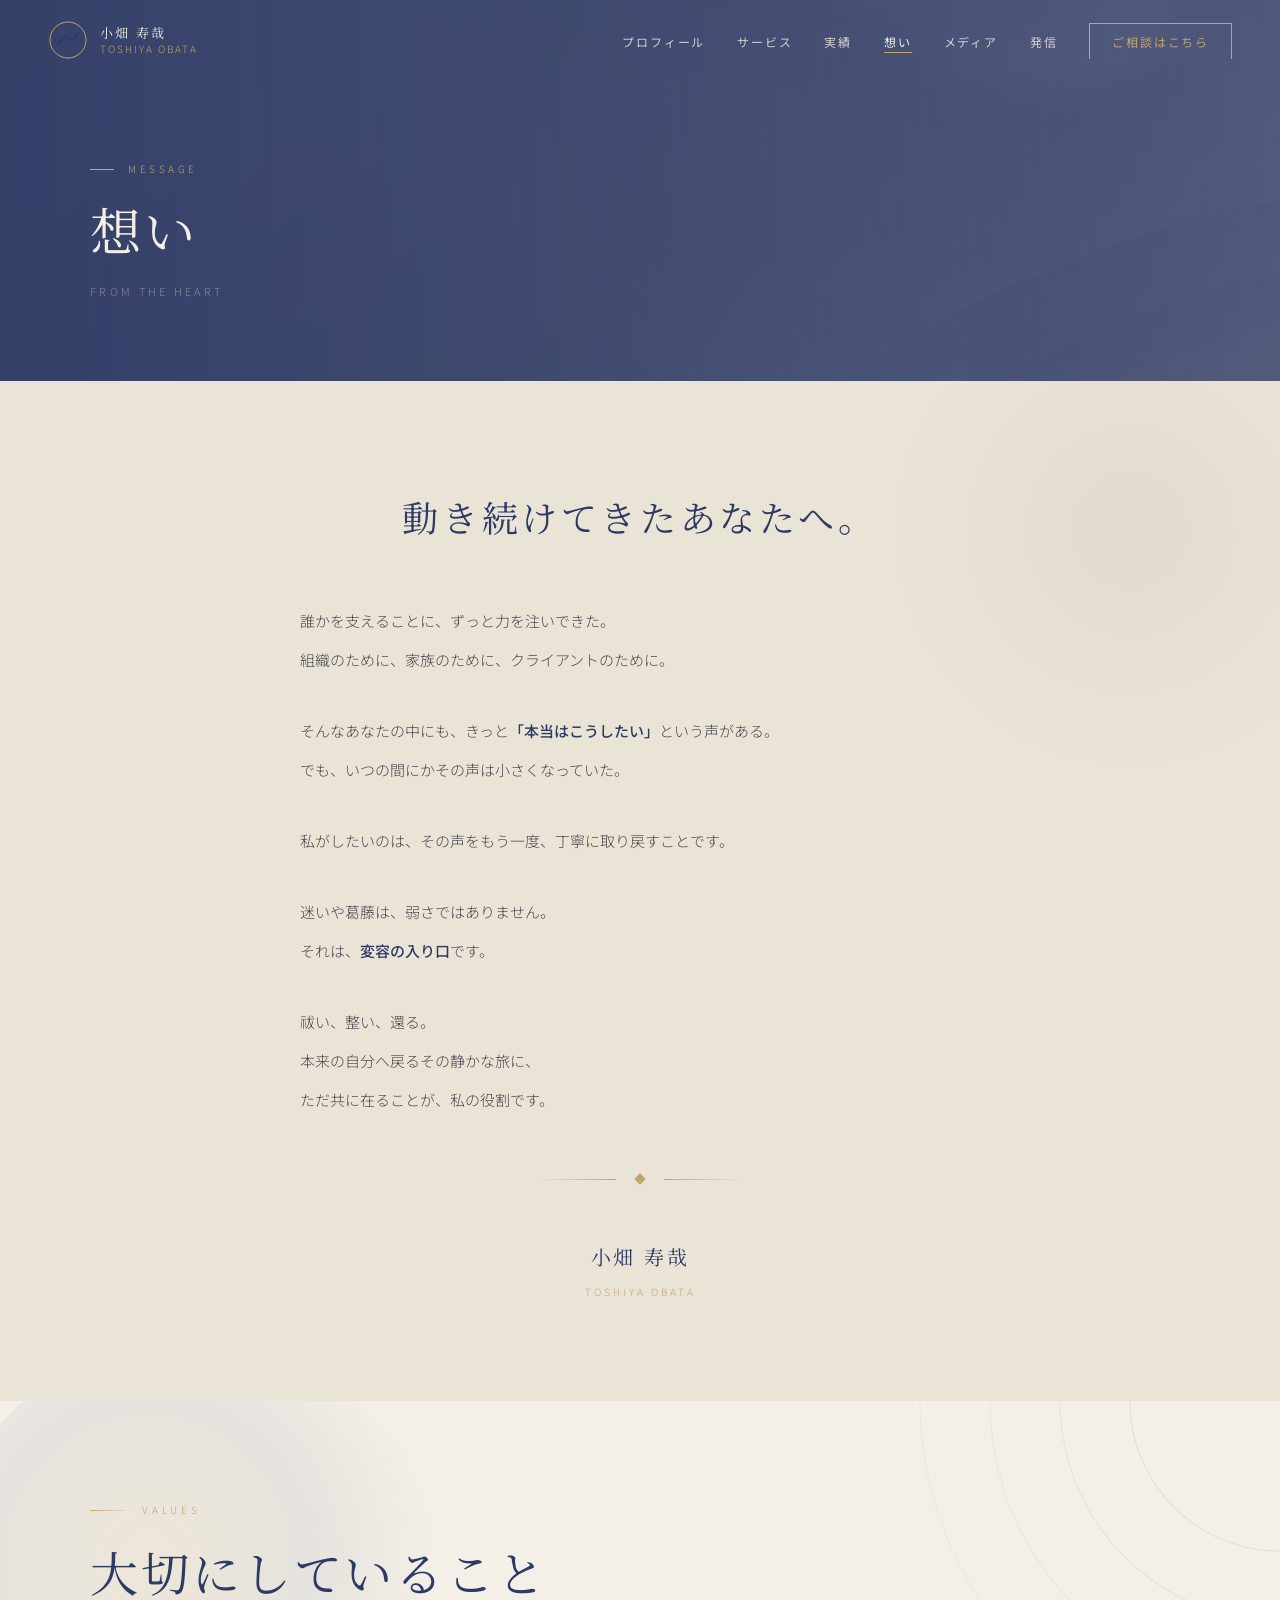
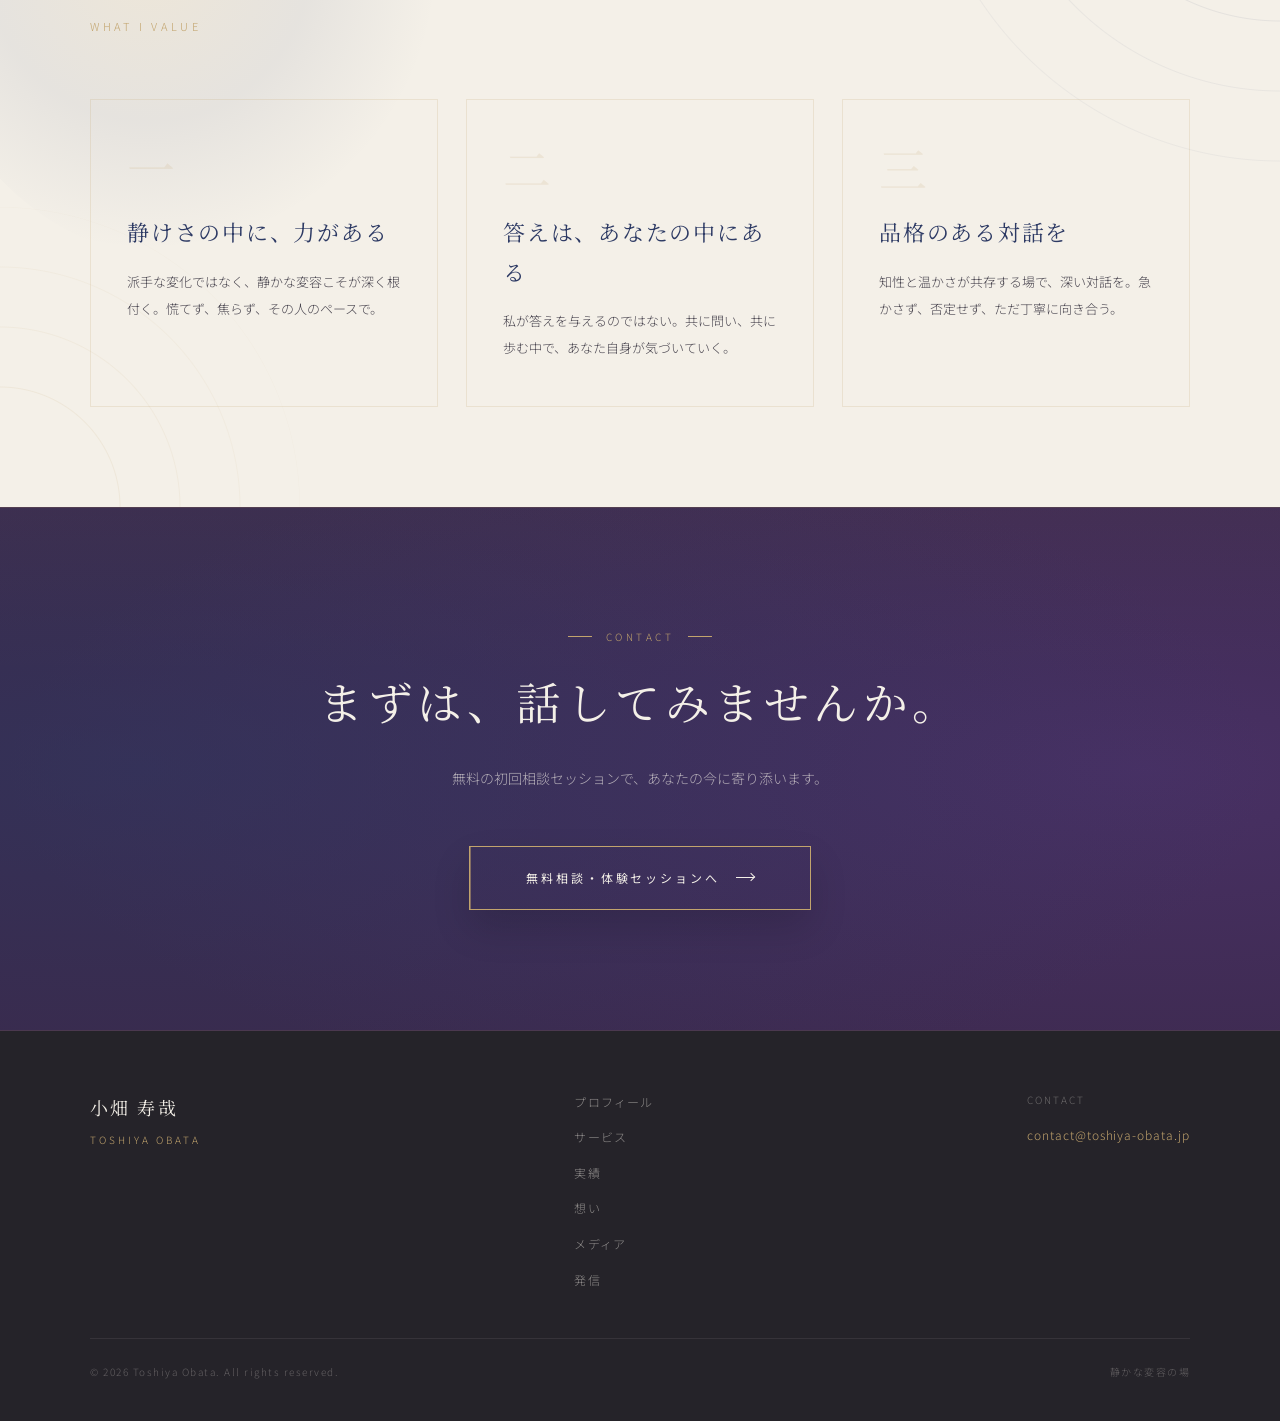
<file: message.html>
<!DOCTYPE html>
<html lang="ja">
<head>
<meta charset="UTF-8">
<meta name="viewport" content="width=device-width, initial-scale=1.0">
<title>想い | 小畑寿哉</title>
<meta name="description" content="小畑寿哉の想い。動き続けてきたあなたへ — 迷いや葛藤は変容の入り口。本来の自分に還るための、静かな対話の場を届けます。">
<meta property="og:title" content="想い | 小畑寿哉">
<meta property="og:description" content="動き続けてきたあなたへ。迷いや葛藤は弱さではなく、変容の入り口です。">
<meta property="og:type" content="website">
<link rel="stylesheet" href="common.css">
<style>
  .message-section {
    background: var(--ivory-d); padding: 100px 48px;
    position: relative; overflow: hidden;
  }
  .message-section::before {
    content: ''; position: absolute;
    top: -100px; right: -100px;
    width: 500px; height: 500px; border-radius: 50%;
    background: radial-gradient(circle, rgba(92,59,138,0.06) 0%, transparent 70%);
    pointer-events: none;
  }
  .message-inner { max-width: 820px; margin: 0 auto; text-align: center; }
  .big-quote {
    font-family: var(--serif); font-size: 110px;
    color: rgba(194,164,109,0.12); line-height: 1;
    margin-bottom: -32px; display: block;
  }
  .message-headline {
    font-family: var(--serif);
    font-size: clamp(22px, 3vw, 36px);
    font-weight: 400; line-height: 2;
    color: var(--navy); letter-spacing: 0.1em;
    margin-bottom: 48px;
  }
  .message-body {
    font-size: 15px; color: var(--ink-l);
    line-height: 2.6; font-weight: 300;
    text-align: left; max-width: 680px; margin: 0 auto;
  }
  .message-body p + p { margin-top: 32px; }
  .message-body strong { color: var(--navy); font-weight: 500; }
  .divider-ornament {
    display: flex; align-items: center; justify-content: center;
    gap: 20px; margin: 56px 0;
  }
  .divider-ornament-line {
    width: 80px; height: 1px;
    background: linear-gradient(to right, transparent, var(--gold));
  }
  .divider-ornament-line:last-child {
    background: linear-gradient(to left, transparent, var(--gold));
  }
  .divider-ornament-diamond {
    width: 8px; height: 8px;
    background: var(--gold); transform: rotate(45deg);
  }
  .signature {
    font-family: var(--serif); font-size: 20px;
    color: var(--navy); letter-spacing: 0.14em; text-align: center;
    margin-top: 52px;
  }
  .signature span {
    display: block; font-size: 10px;
    letter-spacing: 0.3em; color: var(--gold);
    font-family: var(--sans); font-weight: 300; margin-top: 8px;
  }

  /* Values */
  .values-section { background: var(--ivory); padding: 100px 48px; }
  .values-grid {
    display: grid; grid-template-columns: repeat(3,1fr); gap: 28px;
  }
  .value-card {
    padding: 44px 36px; border: 1px solid rgba(194,164,109,0.2);
    position: relative; transition: border-color 0.3s;
  }
  .value-card:hover { border-color: rgba(194,164,109,0.5); }
  .value-number {
    font-family: var(--serif); font-size: 48px;
    color: rgba(194,164,109,0.15); font-weight: 400;
    line-height: 1; margin-bottom: 20px; letter-spacing: 0.06em;
  }
  .value-title {
    font-family: var(--serif); font-size: 22px;
    color: var(--navy); letter-spacing: 0.08em;
    margin-bottom: 16px; font-weight: 400;
  }
  .value-desc {
    font-size: 13px; color: var(--ink-l);
    line-height: 2.1; font-weight: 300;
  }

  @media (max-width: 900px) {
    .message-section { padding: 72px 24px; }
    .values-section { padding: 72px 24px; }
    .values-grid { grid-template-columns: 1fr; }
  }
</style>
</head>
<body>
<nav id="main-nav"></nav>

<div class="page-hero above-fold">
  <div class="page-hero-inner">
    <div class="page-hero-label reveal">MESSAGE</div>
    <h1 class="page-hero-title reveal reveal-delay-1">想い</h1>
    <div class="page-hero-en reveal reveal-delay-2">FROM THE HEART</div>
  </div>
</div>

<!-- Message -->
<div class="message-section">
  <div class="section-inner">
    <div class="message-inner">

      <h2 class="message-headline reveal reveal-delay-1">
        動き続けてきたあなたへ。
      </h2>

      <div class="message-body reveal reveal-delay-2">
        <p>
          誰かを支えることに、ずっと力を注いできた。<br>
          組織のために、家族のために、クライアントのために。
        </p>
        <p>
          そんなあなたの中にも、きっと<strong>「本当はこうしたい」</strong>という声がある。<br>
          でも、いつの間にかその声は小さくなっていた。
        </p>
        <p>
          私がしたいのは、その声をもう一度、丁寧に取り戻すことです。
        </p>
        <p>
          迷いや葛藤は、弱さではありません。<br>
          それは、<strong>変容の入り口</strong>です。
        </p>
        <p>
          祓い、整い、還る。<br>
          本来の自分へ戻るその静かな旅に、<br>
          ただ共に在ることが、私の役割です。
        </p>
      </div>

      <div class="divider-ornament reveal reveal-delay-3">
        <div class="divider-ornament-line"></div>
        <div class="divider-ornament-diamond"></div>
        <div class="divider-ornament-line"></div>
      </div>

      <div class="signature reveal reveal-delay-4">
        小畑 寿哉
        <span>TOSHIYA OBATA</span>
      </div>
    </div>
  </div>
</div>

<!-- Values -->
<div class="values-section pattern-arcs">
  <div class="section-inner">
    <div class="section-label reveal">VALUES</div>
    <h2 class="section-title reveal reveal-delay-1">
      大切にしていること
      <span class="section-title-en">WHAT I VALUE</span>
    </h2>
    <div class="values-grid reveal reveal-delay-2">
      <div class="value-card">
        <div class="value-number">一</div>
        <div class="value-title">静けさの中に、力がある</div>
        <div class="value-desc">派手な変化ではなく、静かな変容こそが深く根付く。慌てず、焦らず、その人のペースで。</div>
      </div>
      <div class="value-card">
        <div class="value-number">二</div>
        <div class="value-title">答えは、あなたの中にある</div>
        <div class="value-desc">私が答えを与えるのではない。共に問い、共に歩む中で、あなた自身が気づいていく。</div>
      </div>
      <div class="value-card">
        <div class="value-number">三</div>
        <div class="value-title">品格のある対話を</div>
        <div class="value-desc">知性と温かさが共存する場で、深い対話を。急かさず、否定せず、ただ丁寧に向き合う。</div>
      </div>
    </div>
  </div>
</div>

<div class="cta-band">
  <div class="cta-band-inner">
    <div class="cta-band-label reveal">CONTACT</div>
    <h2 class="cta-band-title reveal reveal-delay-1">まずは、話してみませんか。</h2>
    <p class="cta-band-sub reveal reveal-delay-2">無料の初回相談セッションで、あなたの今に寄り添います。</p>
    <a href="contact.html" class="cta-band-btn reveal reveal-delay-3">
      無料相談・体験セッションへ <span class="btn-arrow"></span>
    </a>
  </div>
</div>

<footer id="main-footer"></footer>
<script src="common.js"></script>
</body>
</html>
</file>
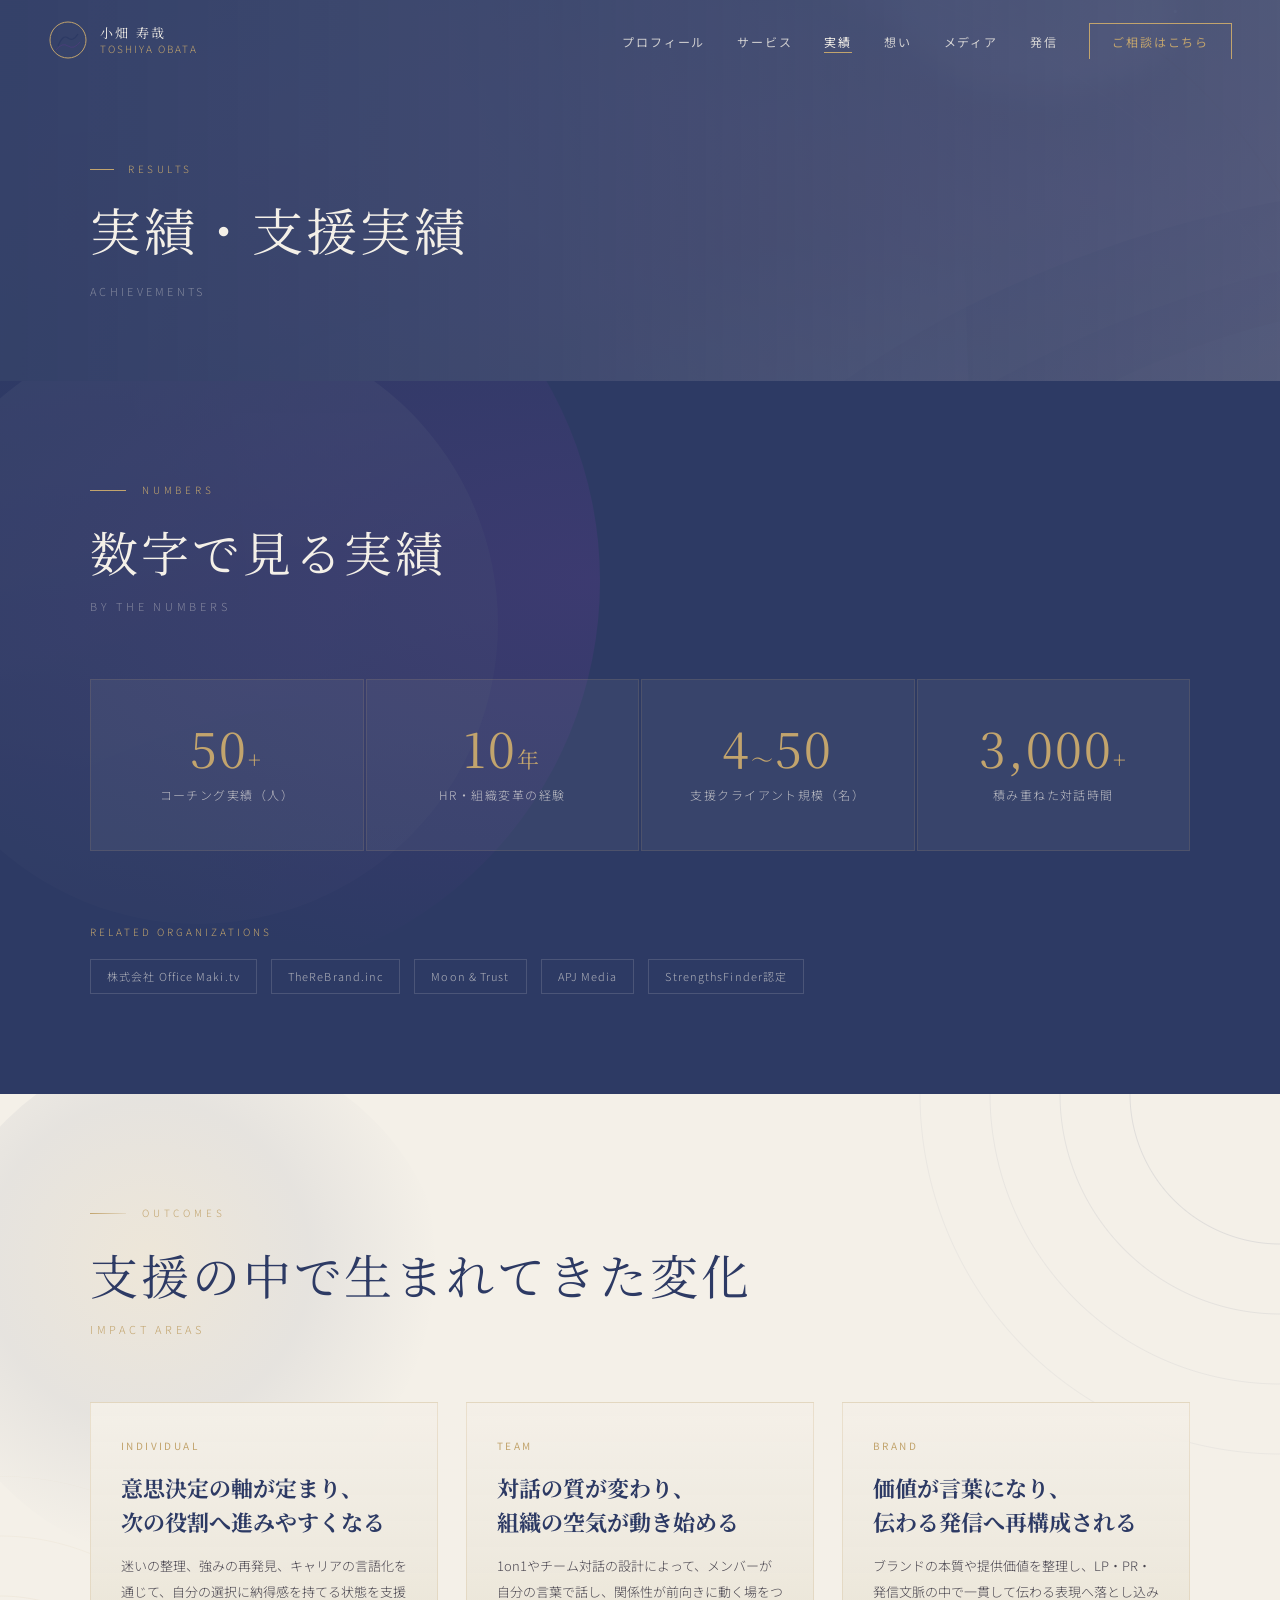
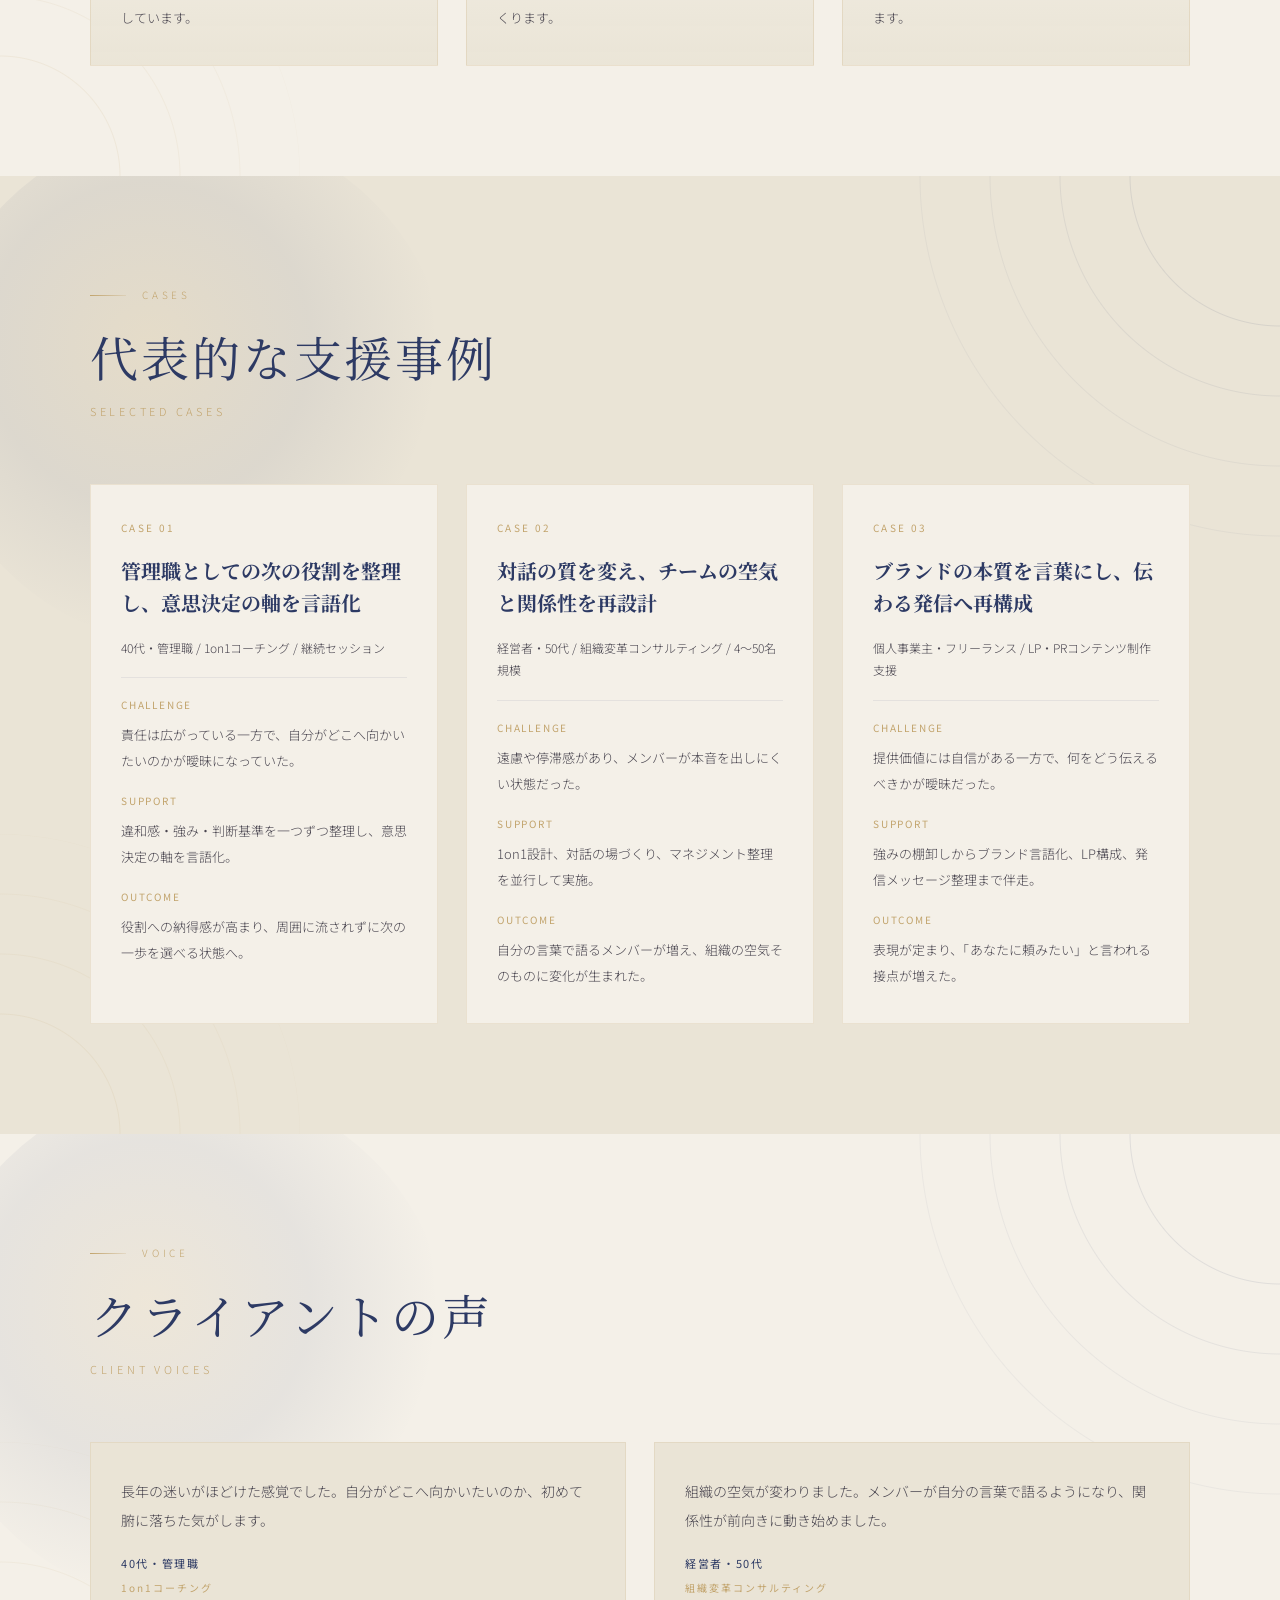
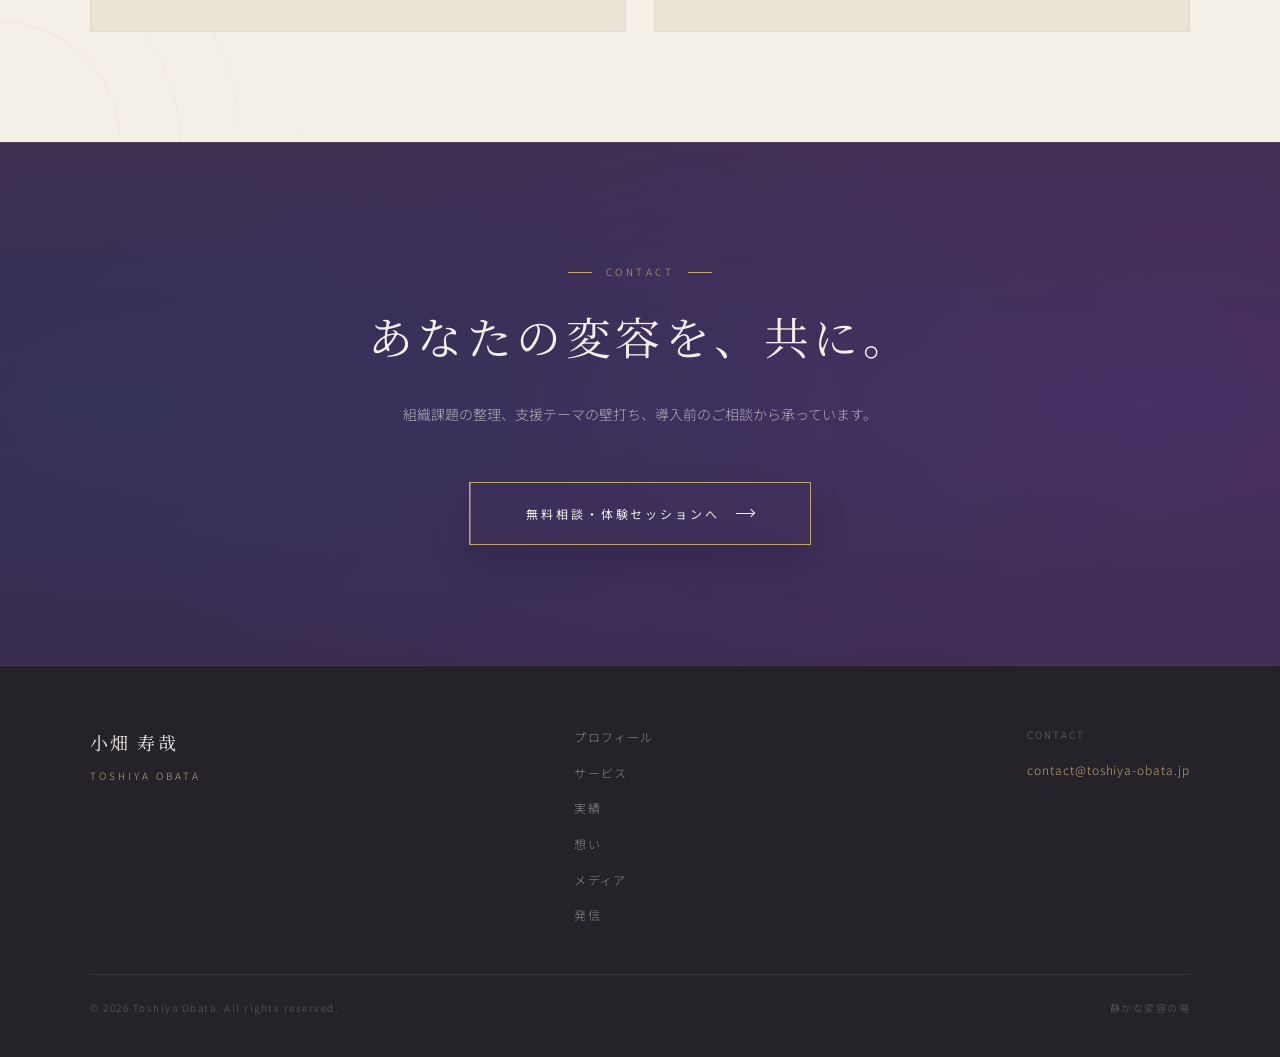
<file: results.html>
<!DOCTYPE html>
<html lang="ja">
<head>
<meta charset="UTF-8">
<meta name="viewport" content="width=device-width, initial-scale=1.0">
<title>実績 | 小畑寿哉</title>
<meta name="description" content="小畑寿哉の実績・支援実績。数字で見る支援実績、代表的な事例、支援テーマや成果の特徴をご紹介します。">
<meta property="og:title" content="実績 | 小畑寿哉">
<meta property="og:description" content="コーチング・組織変革・ブランド言語化支援の実績を、数字と事例でご紹介します。">
<meta property="og:type" content="website">
<link rel="stylesheet" href="common.css">
<style>
  .stats-section {
    background: var(--navy);
    padding: 100px 48px;
    position: relative;
    overflow: hidden;
  }
  .stats-section::before {
    content: '';
    position: absolute;
    inset: -200px;
    background: radial-gradient(ellipse at right, rgba(92,59,138,0.32) 0%, transparent 70%);
    pointer-events: none;
  }
  .stats-section::after {
    content: '';
    position: absolute;
    inset: -8%;
    background-image:
      radial-gradient(86% 58% at 82% 10%, rgba(244,240,232,0.08) 0%, rgba(244,240,232,0) 52%),
      radial-gradient(70% 54% at 88% 100%, rgba(92,59,138,0.18) 0%, rgba(92,59,138,0) 58%),
      linear-gradient(180deg, rgba(45,58,100,0.76) 0%, rgba(45,58,100,0.92) 100%),
      url('assets/parallax-section-bg.svg');
    background-size: cover;
    background-position: center;
    opacity: 0.2;
    pointer-events: none;
    z-index: 0;
  }
  .stats-section .section-label { color: var(--gold); }
  .stats-section .section-label::before { background: var(--gold); }
  .stats-section .section-title { color: var(--ivory); }
  .stats-grid {
    display: grid;
    grid-template-columns: repeat(4,1fr);
    gap: 2px;
    margin-bottom: 72px;
  }
  .stat-item {
    background: rgba(244,240,232,0.05);
    padding: 44px 32px;
    border: 1px solid rgba(194,164,109,0.15);
    text-align: center;
    transition: background 0.3s;
  }
  .stat-item:hover { background: rgba(244,240,232,0.09); }
  .stat-number {
    font-family: var(--serif);
    font-size: 48px;
    color: var(--gold);
    font-weight: 400;
    line-height: 1;
    margin-bottom: 12px;
    letter-spacing: 0.04em;
  }
  .stat-number sub { font-size: 22px; vertical-align: baseline; }
  .stat-label {
    font-size: 12px;
    color: rgba(244,240,232,0.7);
    letter-spacing: 0.12em;
    font-weight: 300;
  }
  .clients-row {
    display: flex;
    flex-wrap: wrap;
    gap: 14px;
    align-items: center;
  }
  .clients-label {
    font-size: 10px;
    letter-spacing: 0.3em;
    color: var(--gold);
    font-weight: 300;
    width: 100%;
    margin-bottom: 4px;
  }
  .client-chip {
    font-size: 11px;
    letter-spacing: 0.1em;
    color: rgba(244,240,232,0.65);
    border: 1px solid rgba(244,240,232,0.15);
    padding: 7px 16px;
    font-weight: 300;
    transition: border-color 0.2s, color 0.2s;
  }
  .client-chip:hover { border-color: rgba(194,164,109,0.5); color: var(--gold-l); }

  .outcome-section {
    background: var(--ivory);
    padding: 110px 48px;
  }
  .outcome-grid {
    display: grid;
    grid-template-columns: repeat(3,1fr);
    gap: 28px;
  }
  .outcome-card {
    background: linear-gradient(180deg, rgba(244,240,232,0.96) 0%, rgba(234,228,214,0.92) 100%);
    border: 1px solid rgba(194,164,109,0.22);
    padding: 34px 30px;
  }
  .outcome-label {
    font-size: 10px;
    letter-spacing: 0.24em;
    color: var(--gold);
    margin-bottom: 16px;
  }
  .outcome-title {
    font-family: var(--serif);
    font-size: 22px;
    color: var(--navy);
    line-height: 1.55;
    margin-bottom: 14px;
  }
  .outcome-copy {
    font-size: 13px;
    color: var(--ink-l);
    line-height: 2;
    font-weight: 300;
  }

  .cases-section {
    background: var(--ivory-d);
    padding: 110px 48px;
  }
  .cases-grid {
    display: grid;
    grid-template-columns: repeat(3,1fr);
    gap: 28px;
  }
  .case-card {
    background: var(--ivory);
    border: 1px solid rgba(194,164,109,0.2);
    padding: 34px 30px;
    display: flex;
    flex-direction: column;
    gap: 18px;
  }
  .case-label {
    font-size: 10px;
    letter-spacing: 0.24em;
    color: var(--gold);
  }
  .case-title {
    font-family: var(--serif);
    font-size: 20px;
    line-height: 1.6;
    color: var(--navy);
  }
  .case-meta {
    font-size: 12px;
    line-height: 1.9;
    color: var(--ink-l);
    font-weight: 300;
    padding-bottom: 18px;
    border-bottom: 1px solid rgba(45,58,100,0.08);
  }
  .case-block-title {
    font-size: 10px;
    letter-spacing: 0.18em;
    color: var(--gold);
    margin-bottom: 8px;
  }
  .case-block-copy {
    font-size: 13px;
    line-height: 2;
    color: var(--ink-l);
    font-weight: 300;
  }

  .voice-section {
    background: var(--ivory);
    padding: 110px 48px;
  }
  .voice-grid {
    display: grid;
    grid-template-columns: repeat(2,1fr);
    gap: 28px;
  }
  .voice-card {
    background: var(--ivory-d);
    padding: 34px 30px;
    border: 1px solid rgba(194,164,109,0.18);
  }
  .voice-text {
    font-size: 14px;
    color: var(--ink-l);
    line-height: 2.1;
    font-weight: 300;
    margin-bottom: 18px;
  }
  .voice-meta {
    font-size: 11px;
    letter-spacing: 0.15em;
    color: var(--navy);
  }
  .voice-meta span {
    display: block;
    margin-top: 6px;
    font-size: 10px;
    letter-spacing: 0.2em;
    color: var(--gold);
  }

  @media (max-width: 900px) {
    .stats-section,
    .outcome-section,
    .cases-section,
    .voice-section { padding-left: 24px; padding-right: 24px; }
    .stats-grid { grid-template-columns: repeat(2,1fr); }
    .outcome-grid,
    .cases-grid,
    .voice-grid { grid-template-columns: 1fr; }
  }
</style>
</head>
<body>
<nav id="main-nav"></nav>

<div class="page-hero above-fold">
  <div class="page-hero-inner">
    <div class="page-hero-label reveal">RESULTS</div>
    <h1 class="page-hero-title reveal reveal-delay-1">実績・支援実績</h1>
    <div class="page-hero-en reveal reveal-delay-2">ACHIEVEMENTS</div>
  </div>
</div>

<div class="stats-section pattern-arcs-dark">
  <div class="section-inner">
    <div class="section-label reveal">NUMBERS</div>
    <h2 class="section-title reveal reveal-delay-1">
      数字で見る実績
      <span class="section-title-en" style="color:rgba(244,240,232,0.4);">BY THE NUMBERS</span>
    </h2>
    <div class="stats-grid reveal reveal-delay-2">
      <div class="stat-item">
        <div class="stat-number">50<sub>+</sub></div>
        <div class="stat-label">コーチング実績（人）</div>
      </div>
      <div class="stat-item">
        <div class="stat-number">10<sub>年</sub></div>
        <div class="stat-label">HR・組織変革の経験</div>
      </div>
      <div class="stat-item">
        <div class="stat-number">4<sub>〜</sub>50</div>
        <div class="stat-label">支援クライアント規模（名）</div>
      </div>
      <div class="stat-item">
        <div class="stat-number">3,000<sub>+</sub></div>
        <div class="stat-label">積み重ねた対話時間</div>
      </div>
    </div>
    <div class="clients-row reveal reveal-delay-2">
      <div class="clients-label">RELATED ORGANIZATIONS</div>
      <span class="client-chip">株式会社 Office Maki.tv</span>
      <span class="client-chip">TheReBrand.inc</span>
      <span class="client-chip">Moon &amp; Trust</span>
      <span class="client-chip">APJ Media</span>
      <span class="client-chip">StrengthsFinder認定</span>
    </div>
  </div>
</div>

<section class="outcome-section pattern-arcs">
  <div class="section-inner">
    <div class="section-label reveal">OUTCOMES</div>
    <h2 class="section-title reveal reveal-delay-1">
      支援の中で生まれてきた変化
      <span class="section-title-en">IMPACT AREAS</span>
    </h2>
    <div class="outcome-grid reveal reveal-delay-2">
      <article class="outcome-card">
        <div class="outcome-label">INDIVIDUAL</div>
        <h3 class="outcome-title">意思決定の軸が定まり、<br>次の役割へ進みやすくなる</h3>
        <p class="outcome-copy">迷いの整理、強みの再発見、キャリアの言語化を通じて、自分の選択に納得感を持てる状態を支援しています。</p>
      </article>
      <article class="outcome-card">
        <div class="outcome-label">TEAM</div>
        <h3 class="outcome-title">対話の質が変わり、<br>組織の空気が動き始める</h3>
        <p class="outcome-copy">1on1やチーム対話の設計によって、メンバーが自分の言葉で話し、関係性が前向きに動く場をつくります。</p>
      </article>
      <article class="outcome-card">
        <div class="outcome-label">BRAND</div>
        <h3 class="outcome-title">価値が言葉になり、<br>伝わる発信へ再構成される</h3>
        <p class="outcome-copy">ブランドの本質や提供価値を整理し、LP・PR・発信文脈の中で一貫して伝わる表現へ落とし込みます。</p>
      </article>
    </div>
  </div>
</section>

<section class="cases-section pattern-arcs">
  <div class="section-inner">
    <div class="section-label reveal">CASES</div>
    <h2 class="section-title reveal reveal-delay-1">
      代表的な支援事例
      <span class="section-title-en">SELECTED CASES</span>
    </h2>
    <div class="cases-grid reveal reveal-delay-2">
      <article class="case-card">
        <div class="case-label">CASE 01</div>
        <h3 class="case-title">管理職としての次の役割を整理し、意思決定の軸を言語化</h3>
        <div class="case-meta">40代・管理職 / 1on1コーチング / 継続セッション</div>
        <div>
          <div class="case-block-title">CHALLENGE</div>
          <p class="case-block-copy">責任は広がっている一方で、自分がどこへ向かいたいのかが曖昧になっていた。</p>
        </div>
        <div>
          <div class="case-block-title">SUPPORT</div>
          <p class="case-block-copy">違和感・強み・判断基準を一つずつ整理し、意思決定の軸を言語化。</p>
        </div>
        <div>
          <div class="case-block-title">OUTCOME</div>
          <p class="case-block-copy">役割への納得感が高まり、周囲に流されずに次の一歩を選べる状態へ。</p>
        </div>
      </article>
      <article class="case-card">
        <div class="case-label">CASE 02</div>
        <h3 class="case-title">対話の質を変え、チームの空気と関係性を再設計</h3>
        <div class="case-meta">経営者・50代 / 組織変革コンサルティング / 4〜50名規模</div>
        <div>
          <div class="case-block-title">CHALLENGE</div>
          <p class="case-block-copy">遠慮や停滞感があり、メンバーが本音を出しにくい状態だった。</p>
        </div>
        <div>
          <div class="case-block-title">SUPPORT</div>
          <p class="case-block-copy">1on1設計、対話の場づくり、マネジメント整理を並行して実施。</p>
        </div>
        <div>
          <div class="case-block-title">OUTCOME</div>
          <p class="case-block-copy">自分の言葉で語るメンバーが増え、組織の空気そのものに変化が生まれた。</p>
        </div>
      </article>
      <article class="case-card">
        <div class="case-label">CASE 03</div>
        <h3 class="case-title">ブランドの本質を言葉にし、伝わる発信へ再構成</h3>
        <div class="case-meta">個人事業主・フリーランス / LP・PRコンテンツ制作支援</div>
        <div>
          <div class="case-block-title">CHALLENGE</div>
          <p class="case-block-copy">提供価値には自信がある一方で、何をどう伝えるべきかが曖昧だった。</p>
        </div>
        <div>
          <div class="case-block-title">SUPPORT</div>
          <p class="case-block-copy">強みの棚卸しからブランド言語化、LP構成、発信メッセージ整理まで伴走。</p>
        </div>
        <div>
          <div class="case-block-title">OUTCOME</div>
          <p class="case-block-copy">表現が定まり、「あなたに頼みたい」と言われる接点が増えた。</p>
        </div>
      </article>
    </div>
  </div>
</section>

<section class="voice-section pattern-arcs">
  <div class="section-inner">
    <div class="section-label reveal">VOICE</div>
    <h2 class="section-title reveal reveal-delay-1">
      クライアントの声
      <span class="section-title-en">CLIENT VOICES</span>
    </h2>
    <div class="voice-grid reveal reveal-delay-2">
      <article class="voice-card">
        <p class="voice-text">長年の迷いがほどけた感覚でした。自分がどこへ向かいたいのか、初めて腑に落ちた気がします。</p>
        <div class="voice-meta">40代・管理職<span>1on1コーチング</span></div>
      </article>
      <article class="voice-card">
        <p class="voice-text">組織の空気が変わりました。メンバーが自分の言葉で語るようになり、関係性が前向きに動き始めました。</p>
        <div class="voice-meta">経営者・50代<span>組織変革コンサルティング</span></div>
      </article>
    </div>
  </div>
</section>

<div class="cta-band">
  <div class="cta-band-inner">
    <div class="cta-band-label reveal">CONTACT</div>
    <h2 class="cta-band-title reveal reveal-delay-1">あなたの変容を、共に。</h2>
    <p class="cta-band-sub reveal reveal-delay-2">組織課題の整理、支援テーマの壁打ち、導入前のご相談から承っています。</p>
    <a href="contact.html" class="cta-band-btn reveal reveal-delay-3">
      無料相談・体験セッションへ <span class="btn-arrow"></span>
    </a>
  </div>
</div>

<footer id="main-footer"></footer>
<script src="common.js"></script>
</body>
</html>
</file>
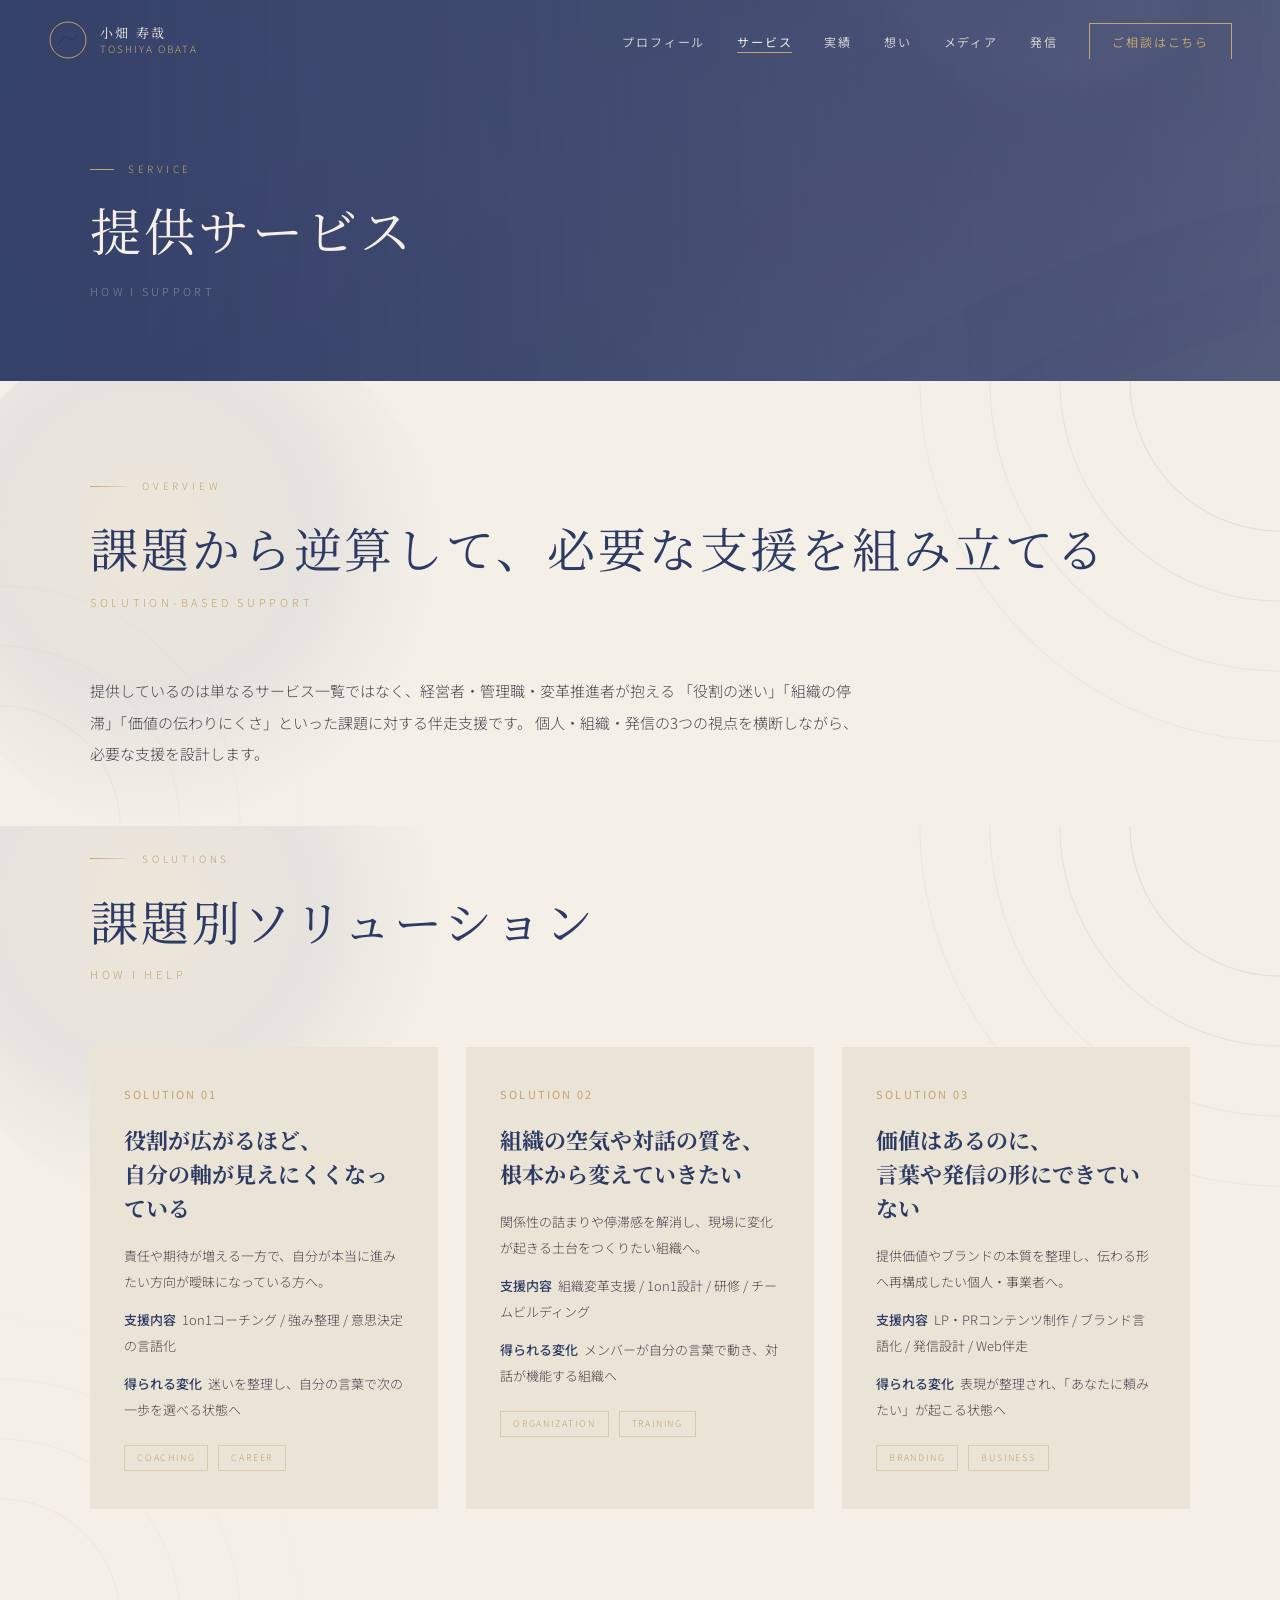
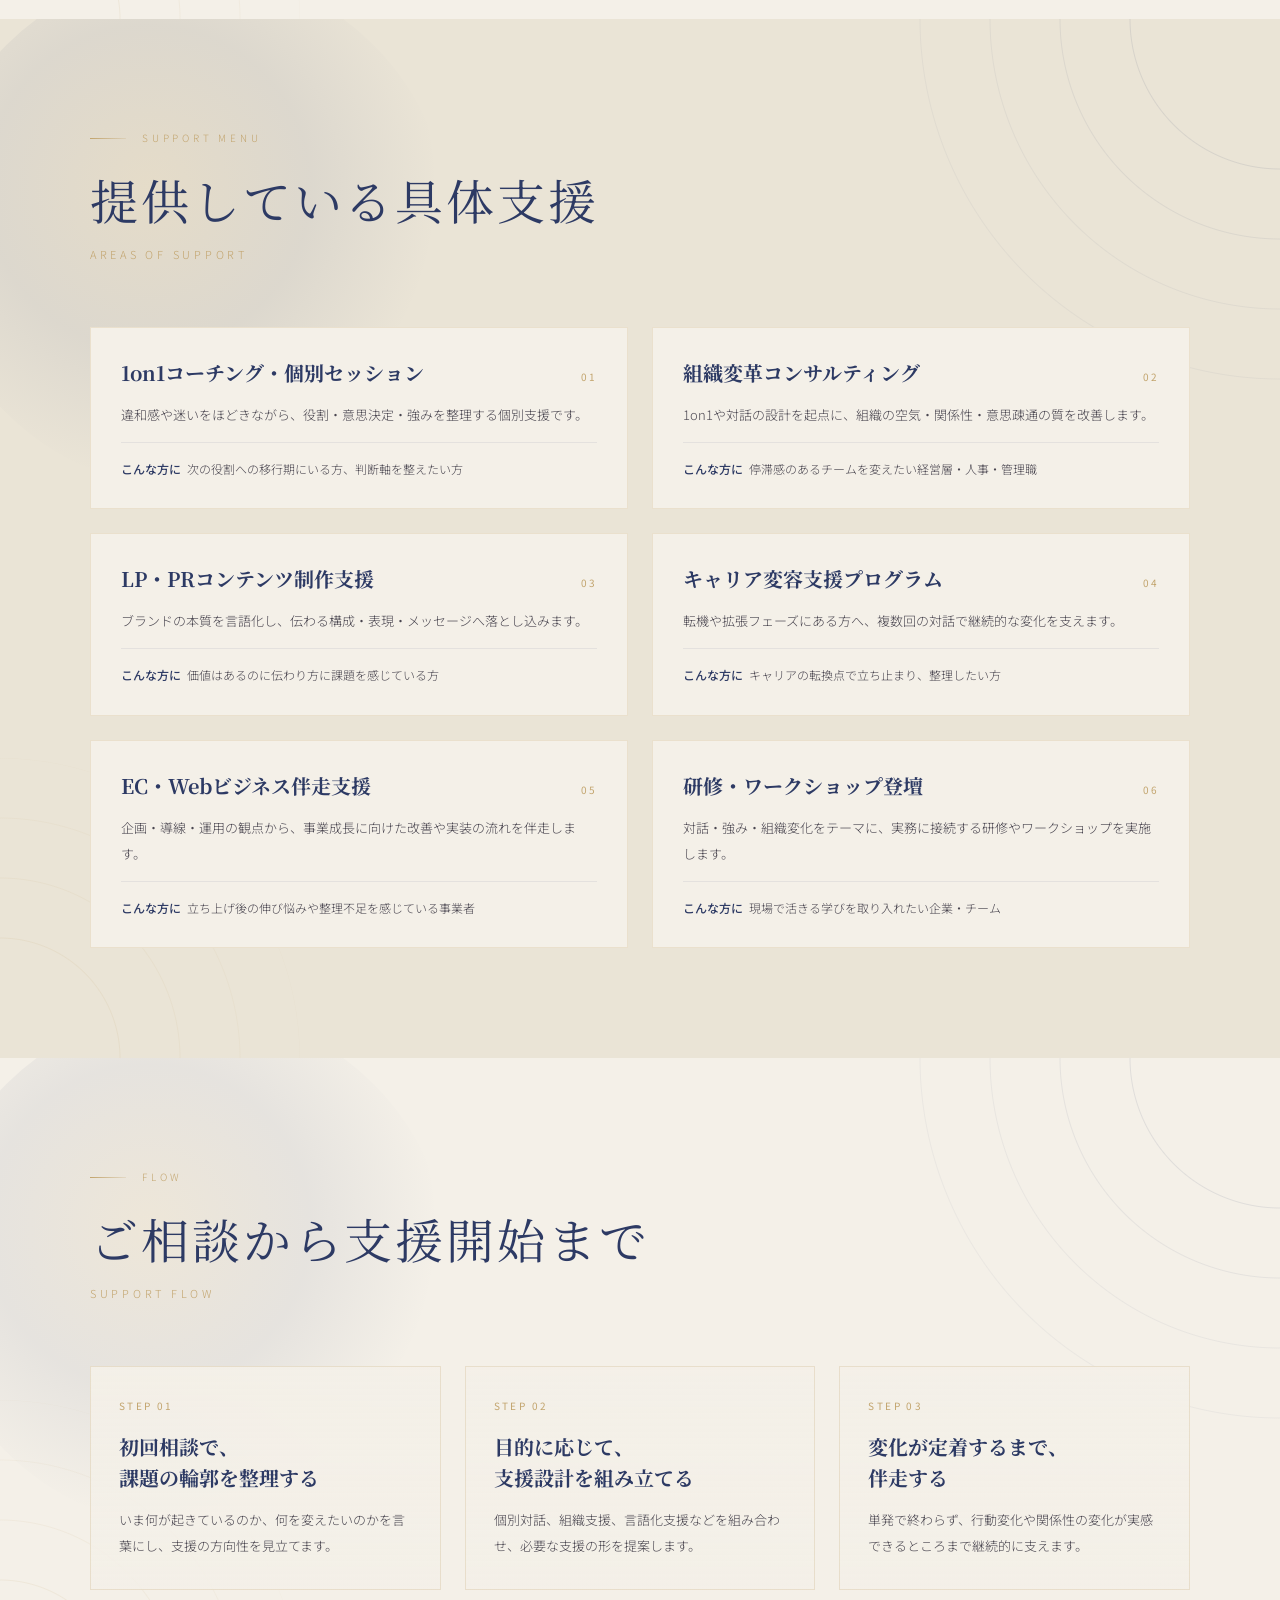
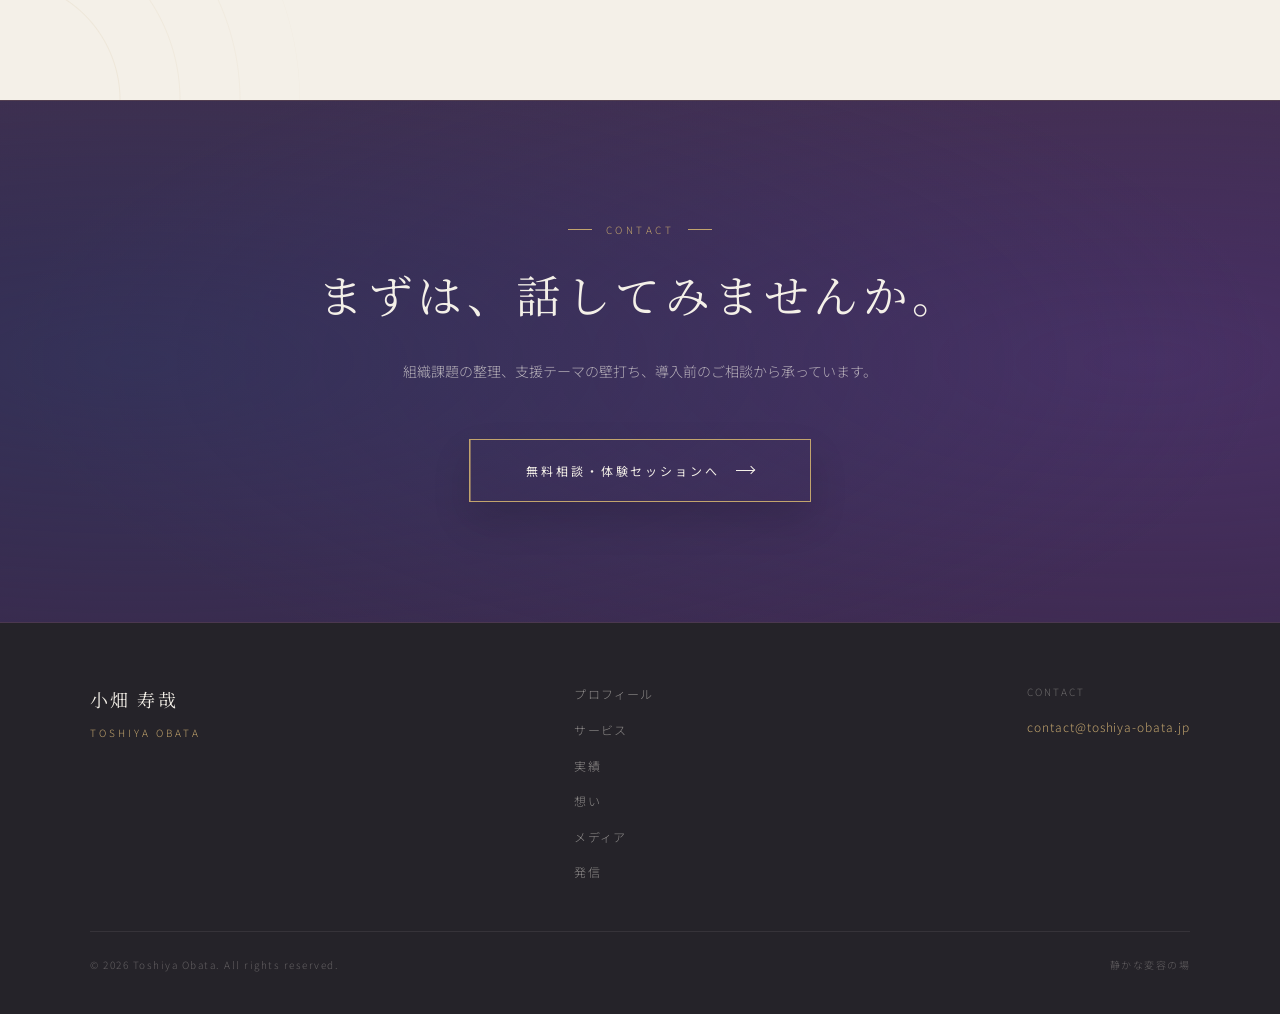
<file: services.html>
<!DOCTYPE html>
<html lang="ja">
<head>
<meta charset="UTF-8">
<meta name="viewport" content="width=device-width, initial-scale=1.0">
<title>サービス | 小畑寿哉</title>
<meta name="description" content="小畑寿哉の提供サービス。経営者・管理職・変革推進者に向けた課題別ソリューションとして、1on1コーチング、組織変革、ブランド言語化、キャリア支援、研修・伴走支援を提供。">
<meta property="og:title" content="サービス | 小畑寿哉">
<meta property="og:description" content="課題別に整理した支援内容と、個人・組織・発信を横断する伴走支援の全体像をご紹介します。">
<meta property="og:type" content="website">
<link rel="stylesheet" href="common.css">
<style>
  .lead-section {
    background: var(--ivory);
    padding: 96px 48px 56px;
  }
  .lead-copy {
    max-width: 780px;
    font-size: 15px;
    line-height: 2.1;
    color: var(--ink-l);
    font-weight: 300;
  }

  .solutions-section {
    background: var(--ivory);
    padding: 24px 48px 110px;
  }
  .solutions-grid {
    display: grid;
    grid-template-columns: repeat(3, 1fr);
    gap: 28px;
  }
  .solution-card {
    background: var(--ivory-d);
    padding: 38px 34px;
    position: relative;
    overflow: hidden;
    transition: transform 0.4s cubic-bezier(0.16,1,0.3,1), box-shadow 0.4s;
  }
  .solution-card::after {
    content: '';
    position: absolute;
    left: 0;
    right: 0;
    bottom: 0;
    height: 3px;
    background: linear-gradient(to right, var(--gold), transparent);
    transform: scaleX(0);
    transform-origin: left;
    transition: transform 0.4s cubic-bezier(0.16,1,0.3,1);
  }
  .solution-card:hover {
    transform: translateY(-6px);
    box-shadow: 0 20px 60px rgba(45,58,100,0.12);
  }
  .solution-card:hover::after { transform: scaleX(1); }
  .solution-number {
    font-size: 11px;
    letter-spacing: 0.2em;
    color: var(--gold);
    margin-bottom: 18px;
  }
  .solution-title {
    font-family: var(--serif);
    font-size: 22px;
    line-height: 1.55;
    color: var(--navy);
    margin-bottom: 18px;
  }
  .solution-copy,
  .solution-line {
    font-size: 13px;
    line-height: 2;
    color: var(--ink-l);
    font-weight: 300;
  }
  .solution-line { margin-top: 12px; }
  .solution-line strong {
    color: var(--navy);
    font-weight: 500;
    margin-right: 6px;
  }
  .solution-tags {
    display: flex;
    flex-wrap: wrap;
    gap: 10px;
    margin-top: 22px;
  }
  .service-tag {
    display: inline-block;
    font-size: 9px;
    letter-spacing: 0.2em;
    color: var(--gold);
    border: 1px solid rgba(194,164,109,0.4);
    padding: 4px 12px;
    font-weight: 300;
  }

  .menu-section {
    background: var(--ivory-d);
    padding: 110px 48px;
  }
  .menu-grid {
    display: grid;
    grid-template-columns: repeat(2, 1fr);
    gap: 24px;
  }
  .menu-card {
    background: var(--ivory);
    border: 1px solid rgba(194,164,109,0.22);
    padding: 30px 30px 28px;
  }
  .menu-head {
    display: flex;
    align-items: baseline;
    justify-content: space-between;
    gap: 16px;
    margin-bottom: 14px;
  }
  .menu-title {
    font-family: var(--serif);
    font-size: 20px;
    color: var(--navy);
    line-height: 1.5;
  }
  .menu-code {
    font-size: 10px;
    letter-spacing: 0.22em;
    color: var(--gold);
  }
  .menu-desc {
    font-size: 13px;
    line-height: 2;
    color: var(--ink-l);
    font-weight: 300;
    margin-bottom: 14px;
  }
  .menu-fit {
    font-size: 12px;
    line-height: 1.95;
    color: var(--ink-l);
    font-weight: 300;
    padding-top: 14px;
    border-top: 1px solid rgba(45,58,100,0.08);
  }
  .menu-fit strong {
    color: var(--navy);
    font-weight: 500;
    margin-right: 6px;
  }

  .flow-section {
    background: var(--ivory);
    padding: 110px 48px;
  }
  .flow-grid {
    display: grid;
    grid-template-columns: repeat(3, 1fr);
    gap: 24px;
  }
  .flow-card {
    border: 1px solid rgba(194,164,109,0.24);
    padding: 30px 28px;
    background: linear-gradient(180deg, rgba(244,240,232,0.96) 0%, rgba(244,240,232,0.82) 100%);
  }
  .flow-step {
    font-size: 10px;
    letter-spacing: 0.24em;
    color: var(--gold);
    margin-bottom: 16px;
  }
  .flow-title {
    font-family: var(--serif);
    font-size: 20px;
    color: var(--navy);
    line-height: 1.55;
    margin-bottom: 14px;
  }
  .flow-copy {
    font-size: 13px;
    line-height: 2;
    color: var(--ink-l);
    font-weight: 300;
  }

  @media (max-width: 900px) {
    .lead-section,
    .solutions-section,
    .menu-section,
    .flow-section { padding-left: 24px; padding-right: 24px; }
    .solutions-grid,
    .menu-grid,
    .flow-grid { grid-template-columns: 1fr; }
  }
</style>
</head>
<body>
<nav id="main-nav"></nav>

<div class="page-hero above-fold">
  <div class="page-hero-inner">
    <div class="page-hero-label reveal">SERVICE</div>
    <h1 class="page-hero-title reveal reveal-delay-1">提供サービス</h1>
    <div class="page-hero-en reveal reveal-delay-2">HOW I SUPPORT</div>
  </div>
</div>

<section class="lead-section pattern-arcs">
  <div class="section-inner">
    <div class="section-label reveal">OVERVIEW</div>
    <h2 class="section-title reveal reveal-delay-1">
      課題から逆算して、必要な支援を組み立てる
      <span class="section-title-en">SOLUTION-BASED SUPPORT</span>
    </h2>
    <p class="lead-copy reveal reveal-delay-2">
      提供しているのは単なるサービス一覧ではなく、経営者・管理職・変革推進者が抱える
      「役割の迷い」「組織の停滞」「価値の伝わりにくさ」といった課題に対する伴走支援です。
      個人・組織・発信の3つの視点を横断しながら、必要な支援を設計します。
    </p>
  </div>
</section>

<section class="solutions-section pattern-arcs">
  <div class="section-inner">
    <div class="section-label reveal">SOLUTIONS</div>
    <h2 class="section-title reveal reveal-delay-1">
      課題別ソリューション
      <span class="section-title-en">HOW I HELP</span>
    </h2>
    <div class="solutions-grid reveal reveal-delay-2">
      <article class="solution-card">
        <div class="solution-number">SOLUTION 01</div>
        <h3 class="solution-title">役割が広がるほど、<br>自分の軸が見えにくくなっている</h3>
        <p class="solution-copy">責任や期待が増える一方で、自分が本当に進みたい方向が曖昧になっている方へ。</p>
        <p class="solution-line"><strong>支援内容</strong>1on1コーチング / 強み整理 / 意思決定の言語化</p>
        <p class="solution-line"><strong>得られる変化</strong>迷いを整理し、自分の言葉で次の一歩を選べる状態へ</p>
        <div class="solution-tags">
          <span class="service-tag">COACHING</span>
          <span class="service-tag">CAREER</span>
        </div>
      </article>
      <article class="solution-card">
        <div class="solution-number">SOLUTION 02</div>
        <h3 class="solution-title">組織の空気や対話の質を、<br>根本から変えていきたい</h3>
        <p class="solution-copy">関係性の詰まりや停滞感を解消し、現場に変化が起きる土台をつくりたい組織へ。</p>
        <p class="solution-line"><strong>支援内容</strong>組織変革支援 / 1on1設計 / 研修 / チームビルディング</p>
        <p class="solution-line"><strong>得られる変化</strong>メンバーが自分の言葉で動き、対話が機能する組織へ</p>
        <div class="solution-tags">
          <span class="service-tag">ORGANIZATION</span>
          <span class="service-tag">TRAINING</span>
        </div>
      </article>
      <article class="solution-card">
        <div class="solution-number">SOLUTION 03</div>
        <h3 class="solution-title">価値はあるのに、<br>言葉や発信の形にできていない</h3>
        <p class="solution-copy">提供価値やブランドの本質を整理し、伝わる形へ再構成したい個人・事業者へ。</p>
        <p class="solution-line"><strong>支援内容</strong>LP・PRコンテンツ制作 / ブランド言語化 / 発信設計 / Web伴走</p>
        <p class="solution-line"><strong>得られる変化</strong>表現が整理され、「あなたに頼みたい」が起こる状態へ</p>
        <div class="solution-tags">
          <span class="service-tag">BRANDING</span>
          <span class="service-tag">BUSINESS</span>
        </div>
      </article>
    </div>
  </div>
</section>

<section class="menu-section pattern-arcs">
  <div class="section-inner">
    <div class="section-label reveal">SUPPORT MENU</div>
    <h2 class="section-title reveal reveal-delay-1">
      提供している具体支援
      <span class="section-title-en">AREAS OF SUPPORT</span>
    </h2>
    <div class="menu-grid reveal reveal-delay-2">
      <article class="menu-card">
        <div class="menu-head">
          <h3 class="menu-title">1on1コーチング・個別セッション</h3>
          <div class="menu-code">01</div>
        </div>
        <p class="menu-desc">違和感や迷いをほどきながら、役割・意思決定・強みを整理する個別支援です。</p>
        <p class="menu-fit"><strong>こんな方に</strong>次の役割への移行期にいる方、判断軸を整えたい方</p>
      </article>
      <article class="menu-card">
        <div class="menu-head">
          <h3 class="menu-title">組織変革コンサルティング</h3>
          <div class="menu-code">02</div>
        </div>
        <p class="menu-desc">1on1や対話の設計を起点に、組織の空気・関係性・意思疎通の質を改善します。</p>
        <p class="menu-fit"><strong>こんな方に</strong>停滞感のあるチームを変えたい経営層・人事・管理職</p>
      </article>
      <article class="menu-card">
        <div class="menu-head">
          <h3 class="menu-title">LP・PRコンテンツ制作支援</h3>
          <div class="menu-code">03</div>
        </div>
        <p class="menu-desc">ブランドの本質を言語化し、伝わる構成・表現・メッセージへ落とし込みます。</p>
        <p class="menu-fit"><strong>こんな方に</strong>価値はあるのに伝わり方に課題を感じている方</p>
      </article>
      <article class="menu-card">
        <div class="menu-head">
          <h3 class="menu-title">キャリア変容支援プログラム</h3>
          <div class="menu-code">04</div>
        </div>
        <p class="menu-desc">転機や拡張フェーズにある方へ、複数回の対話で継続的な変化を支えます。</p>
        <p class="menu-fit"><strong>こんな方に</strong>キャリアの転換点で立ち止まり、整理したい方</p>
      </article>
      <article class="menu-card">
        <div class="menu-head">
          <h3 class="menu-title">EC・Webビジネス伴走支援</h3>
          <div class="menu-code">05</div>
        </div>
        <p class="menu-desc">企画・導線・運用の観点から、事業成長に向けた改善や実装の流れを伴走します。</p>
        <p class="menu-fit"><strong>こんな方に</strong>立ち上げ後の伸び悩みや整理不足を感じている事業者</p>
      </article>
      <article class="menu-card">
        <div class="menu-head">
          <h3 class="menu-title">研修・ワークショップ登壇</h3>
          <div class="menu-code">06</div>
        </div>
        <p class="menu-desc">対話・強み・組織変化をテーマに、実務に接続する研修やワークショップを実施します。</p>
        <p class="menu-fit"><strong>こんな方に</strong>現場で活きる学びを取り入れたい企業・チーム</p>
      </article>
    </div>
  </div>
</section>

<section class="flow-section pattern-arcs">
  <div class="section-inner">
    <div class="section-label reveal">FLOW</div>
    <h2 class="section-title reveal reveal-delay-1">
      ご相談から支援開始まで
      <span class="section-title-en">SUPPORT FLOW</span>
    </h2>
    <div class="flow-grid reveal reveal-delay-2">
      <article class="flow-card">
        <div class="flow-step">STEP 01</div>
        <h3 class="flow-title">初回相談で、<br>課題の輪郭を整理する</h3>
        <p class="flow-copy">いま何が起きているのか、何を変えたいのかを言葉にし、支援の方向性を見立てます。</p>
      </article>
      <article class="flow-card">
        <div class="flow-step">STEP 02</div>
        <h3 class="flow-title">目的に応じて、<br>支援設計を組み立てる</h3>
        <p class="flow-copy">個別対話、組織支援、言語化支援などを組み合わせ、必要な支援の形を提案します。</p>
      </article>
      <article class="flow-card">
        <div class="flow-step">STEP 03</div>
        <h3 class="flow-title">変化が定着するまで、<br>伴走する</h3>
        <p class="flow-copy">単発で終わらず、行動変化や関係性の変化が実感できるところまで継続的に支えます。</p>
      </article>
    </div>
  </div>
</section>

<div class="cta-band">
  <div class="cta-band-inner">
    <div class="cta-band-label reveal">CONTACT</div>
    <h2 class="cta-band-title reveal reveal-delay-1">まずは、話してみませんか。</h2>
    <p class="cta-band-sub reveal reveal-delay-2">組織課題の整理、支援テーマの壁打ち、導入前のご相談から承っています。</p>
    <a href="contact.html" class="cta-band-btn reveal reveal-delay-3">
      無料相談・体験セッションへ <span class="btn-arrow"></span>
    </a>
  </div>
</div>

<footer id="main-footer"></footer>
<script src="common.js"></script>
</body>
</html>
</file>
<file: common.css>
/* =============================================
   GOOGLE FONTS (centralized)
============================================= */
@import url('https://fonts.googleapis.com/css2?family=Noto+Serif+JP:wght@300;400;500;600&family=Noto+Sans+JP:wght@300;400;500&display=swap');

/* =============================================
   DESIGN TOKENS
============================================= */
:root {
  --ivory:    #F4F0E8;
  --ivory-d:  #EAE4D6;
  --navy:     #2D3A64;
  --purple:   #5C3B8A;
  --plum:     #3B294B;
  --gold:     #C2A46D;
  --gold-l:   #D9BA87;
  --ink:      #252329;
  --ink-l:    #4A4650;
  --serif:    'Noto Serif JP', serif;
  --sans:     'Noto Sans JP', sans-serif;
}

/* =============================================
   RESET & BASE
============================================= */
*, *::before, *::after { box-sizing: border-box; margin: 0; padding: 0; }
html { scroll-behavior: smooth; }
body {
  font-family: var(--sans);
  background: var(--ivory);
  color: var(--ink);
  line-height: 1.8;
  overflow-x: hidden;
}
img { display: block; max-width: 100%; }
a { text-decoration: none; color: inherit; }

/* =============================================
   SCROLL REVEAL
============================================= */
.reveal {
  opacity: 1;
  transform: none;
  transition: none;
}
.reveal.visible { opacity: 1; transform: none; }
.reveal-delay-1 { transition-delay: 0.1s; }
.reveal-delay-2 { transition-delay: 0.22s; }
.reveal-delay-3 { transition-delay: 0.36s; }
.reveal-delay-4 { transition-delay: 0.5s; }
.reveal-delay-5 { transition-delay: 0.64s; }

/* =============================================
   NAV
============================================= */
nav#main-nav {
  position: fixed;
  top: 0; left: 0; right: 0;
  z-index: 100;
  display: flex;
  align-items: center;
  justify-content: space-between;
  padding: 20px 48px;
  transition: background 0.4s, box-shadow 0.4s, padding 0.4s;
}
nav#main-nav.scrolled {
  background: rgba(244,240,232,0.95);
  box-shadow: 0 1px 0 rgba(45,58,100,0.1);
  padding: 14px 48px;
}
.nav-logo {
  display: flex;
  align-items: center;
  gap: 12px;
}
.nav-logo-mark { width: 40px; height: 40px; }
.nav-logo-text {
  font-family: var(--serif);
  font-size: 13px;
  letter-spacing: 0.18em;
  color: var(--navy);
  line-height: 1.4;
}
.nav-logo-text span {
  display: block;
  font-size: 10px;
  letter-spacing: 0.2em;
  color: var(--gold);
  font-family: var(--sans);
  font-weight: 300;
}
.logo-path-main { stroke: var(--navy); transition: stroke 0.4s; }
.logo-path-sub { stroke: var(--purple); transition: stroke 0.4s; }

/* Light text overrides for dark hero */
nav#main-nav.nav-light-text:not(.scrolled) .nav-logo-text,
nav#main-nav.nav-light-text:not(.scrolled) .nav-links a {
  color: var(--ivory);
}
nav#main-nav.nav-light-text:not(.scrolled) .nav-links a.active {
  color: var(--ivory);
}
nav#main-nav.nav-light-text:not(.scrolled) .nav-hamburger span {
  background: var(--ivory);
}
nav#main-nav.nav-light-text:not(.scrolled) .logo-path-main { stroke: var(--ivory); }
nav#main-nav.nav-light-text:not(.scrolled) .logo-path-sub { stroke: var(--gold-l); }

.nav-links {
  display: flex;
  align-items: center;
  gap: 32px;
  list-style: none;
}
.nav-links a {
  font-size: 12px;
  letter-spacing: 0.15em;
  color: var(--navy);
  opacity: 0.8;
  transition: opacity 0.2s;
  font-weight: 400;
}
.nav-links a:hover,
.nav-links a.active { opacity: 1; color: var(--navy); }
.nav-links a.active { border-bottom: 1px solid var(--gold); padding-bottom: 2px; }
.nav-cta {
  font-size: 11px;
  letter-spacing: 0.18em;
  border: 1px solid var(--gold);
  color: var(--gold) !important;
  padding: 9px 22px;
  opacity: 1 !important;
  transition: background 0.2s, color 0.2s !important;
  border-bottom: none !important;
}
.nav-cta:hover {
  background: var(--gold) !important;
  color: var(--ivory) !important;
}

/* Hamburger */
.nav-hamburger {
  display: none;
  flex-direction: column;
  gap: 5px;
  cursor: pointer;
  background: none;
  border: none;
  padding: 4px;
}
.nav-hamburger span {
  display: block;
  width: 24px;
  height: 1px;
  background: var(--navy);
  transition: all 0.3s;
}
.nav-hamburger.open span:nth-child(1) { transform: translateY(6px) rotate(45deg); }
.nav-hamburger.open span:nth-child(2) { opacity: 0; }
.nav-hamburger.open span:nth-child(3) { transform: translateY(-6px) rotate(-45deg); }

/* Mobile menu */
.nav-mobile {
  display: none;
  position: fixed;
  top: 0; left: 0; right: 0; bottom: 0;
  z-index: 99;
  background: rgba(244,240,232,0.98);
  flex-direction: column;
  align-items: center;
  justify-content: center;
  gap: 36px;
}
.nav-mobile.open { display: flex; }
.nav-mobile a {
  font-family: var(--serif);
  font-size: 22px;
  letter-spacing: 0.15em;
  color: var(--navy);
  transition: color 0.2s;
}
.nav-mobile a:hover { color: var(--gold); }
.nav-mobile .mobile-cta {
  font-size: 13px;
  border: 1px solid var(--gold);
  color: var(--gold);
  padding: 14px 40px;
  letter-spacing: 0.2em;
  margin-top: 12px;
}

/* =============================================
   PAGE HERO (inner pages)
============================================= */
.page-hero {
  background: var(--navy);
  padding: 160px 48px 80px;
  position: relative;
  overflow: hidden;
  isolation: isolate;
}
.page-hero::before {
  content: '';
  position: absolute;
  inset: -100px -100px -100px -100px;
  background: radial-gradient(ellipse at 80% 50%, rgba(92,59,138,0.35) 0%, transparent 70%);
  pointer-events: none;
  transform: none;
  z-index: 0;
}
.page-hero::after {
  content: '';
  position: absolute;
  inset: -6%;
  background-image:
    linear-gradient(90deg, rgba(45,58,100,0.96) 0%, rgba(45,58,100,0.88) 44%, rgba(45,58,100,0.70) 100%),
    url('assets/parallax-hero-bg.svg');
  background-size: cover;
  background-position: center;
  opacity: 0.78;
  transform: none;
  z-index: 0;
  pointer-events: none;
  contain: paint;
}
.page-hero-inner {
  max-width: 1100px;
  margin: 0 auto;
  position: relative;
  z-index: 1;
}
.page-hero-label {
  font-size: 10px;
  letter-spacing: 0.35em;
  color: var(--gold);
  font-weight: 300;
  margin-bottom: 16px;
  display: flex;
  align-items: center;
  gap: 14px;
}
.page-hero-label::before {
  content: '';
  width: 24px;
  height: 1px;
  background: var(--gold);
}
.page-hero-title {
  font-family: var(--serif);
  font-size: clamp(32px, 4vw, 56px);
  font-weight: 400;
  color: var(--ivory);
  letter-spacing: 0.06em;
  line-height: 1.4;
  margin-bottom: 16px;
}
.page-hero-en {
  font-size: 11px;
  letter-spacing: 0.3em;
  color: rgba(244,240,232,0.4);
  font-weight: 300;
}

/* =============================================
   SECTION COMMONS
============================================= */
section { padding: 100px 48px; }
.section-inner { max-width: 1100px; margin: 0 auto; }
.section-label {
  font-size: 10px;
  letter-spacing: 0.38em;
  color: var(--gold);
  font-weight: 300;
  margin-bottom: 18px;
  display: flex;
  align-items: center;
  gap: 16px;
}
.section-label::before { content: ''; width: 36px; height: 1px; background: linear-gradient(to right, var(--gold), rgba(194,164,109,0.2)); }
.section-title {
  font-family: var(--serif);
  font-size: clamp(30px, 3.8vw, 48px);
  font-weight: 400;
  color: var(--navy);
  letter-spacing: 0.06em;
  line-height: 1.45;
  margin-bottom: 64px;
}
.section-title-en {
  font-size: 11px;
  letter-spacing: 0.34em;
  color: var(--gold);
  font-weight: 300;
  font-family: var(--sans);
  display: block;
  margin-top: 12px;
}

/* =============================================
   STATIC PATTERN SURFACES
============================================= */
.pattern-surface-light,
.pattern-surface-warm {
  position: relative;
  overflow: hidden;
  isolation: isolate;
}
.pattern-surface-light::before,
.pattern-surface-warm::before {
  content: '';
  position: absolute;
  inset: -8%;
  background-image:
    radial-gradient(72% 52% at 88% 14%, rgba(45,58,100,0.08) 0%, rgba(45,58,100,0) 56%),
    radial-gradient(58% 42% at 14% 88%, rgba(92,59,138,0.06) 0%, rgba(92,59,138,0) 60%),
    linear-gradient(138deg, rgba(194,164,109,0.1) 0%, rgba(194,164,109,0) 24%),
    url('assets/parallax-section-bg.svg');
  background-size: cover;
  background-position: center;
  pointer-events: none;
  z-index: 0;
}
.pattern-surface-light::before { opacity: 0.14; }
.pattern-surface-warm::before {
  opacity: 0.18;
  background-image:
    radial-gradient(78% 56% at 86% 18%, rgba(45,58,100,0.07) 0%, rgba(45,58,100,0) 58%),
    radial-gradient(62% 46% at 18% 86%, rgba(92,59,138,0.08) 0%, rgba(92,59,138,0) 58%),
    linear-gradient(140deg, rgba(194,164,109,0.13) 0%, rgba(194,164,109,0) 28%),
    url('assets/parallax-section-bg.svg');
}
.pattern-surface-light > *,
.pattern-surface-warm > * {
  position: relative;
  z-index: 1;
}
.pattern-surface-light .section-inner,
.pattern-surface-warm .section-inner {
  position: relative;
}
.pattern-surface-light .section-inner::before,
.pattern-surface-warm .section-inner::before {
  content: '';
  position: absolute;
  top: -160px;
  left: -160px;
  width: 520px;
  height: 520px;
  border-radius: 50%;
  pointer-events: none;
  z-index: 0;
}
.pattern-surface-light .section-inner::before {
  background: radial-gradient(circle at 42% 42%,
    rgba(194,164,109,0.20) 0%,
    rgba(45,58,100,0.12) 38%,
    transparent 68%
  );
  opacity: 0.75;
}
.pattern-surface-warm .section-inner::before {
  background: radial-gradient(circle at 42% 42%,
    rgba(194,164,109,0.26) 0%,
    rgba(45,58,100,0.10) 40%,
    rgba(92,59,138,0.08) 58%,
    transparent 70%
  );
  opacity: 0.80;
}
.pattern-surface-light .section-inner > *,
.pattern-surface-warm .section-inner > * {
  position: relative;
  z-index: 1;
}

.pattern-surface-deep {
  position: relative;
  overflow: hidden;
  isolation: isolate;
}
.pattern-surface-deep::before {
  content: '';
  position: absolute;
  inset: -10%;
  background-image:
    radial-gradient(88% 60% at 82% 10%, rgba(244,240,232,0.12) 0%, rgba(244,240,232,0) 52%),
    radial-gradient(74% 48% at 88% 100%, rgba(92,59,138,0.2) 0%, rgba(92,59,138,0) 58%),
    linear-gradient(140deg, rgba(244,240,232,0.08) 0%, rgba(244,240,232,0) 30%),
    url('assets/parallax-hero-bg.svg');
  background-size: cover;
  background-position: center;
  opacity: 0.18;
  pointer-events: none;
  z-index: 0;
}
.pattern-surface-deep > * {
  position: relative;
  z-index: 1;
}

/* =============================================
   PATTERN B: DOT GRID
============================================= */
.pattern-dots {
  position: relative;
  overflow: hidden;
  isolation: isolate;
}
.pattern-dots::before {
  content: '';
  position: absolute;
  inset: 0;
  background-image: radial-gradient(circle, rgba(45,58,100,0.28) 1px, transparent 1px);
  background-size: 22px 22px;
  pointer-events: none;
  z-index: 0;
  opacity: 0.45;
}
.pattern-dots > * { position: relative; z-index: 1; }
.pattern-dots .section-inner { position: relative; }
.pattern-dots .section-inner::before {
  content: '';
  position: absolute;
  top: -160px;
  left: -160px;
  width: 520px;
  height: 520px;
  border-radius: 50%;
  background: radial-gradient(circle at 42% 42%,
    rgba(194,164,109,0.18) 0%,
    rgba(45,58,100,0.10) 38%,
    transparent 68%
  );
  opacity: 0.70;
  pointer-events: none;
  z-index: 0;
}
.pattern-dots .section-inner > * { position: relative; z-index: 1; }

.pattern-dots-dark {
  position: relative;
  overflow: hidden;
  isolation: isolate;
}
.pattern-dots-dark::before {
  content: '';
  position: absolute;
  inset: 0;
  background-image: radial-gradient(circle, rgba(244,240,232,0.35) 1px, transparent 1px);
  background-size: 22px 22px;
  pointer-events: none;
  z-index: 0;
  opacity: 0.35;
}
.pattern-dots-dark > * { position: relative; z-index: 1; }

/* =============================================
   PATTERN D: GEOMETRIC ARCS
============================================= */
.pattern-arcs {
  position: relative;
  overflow: hidden;
  isolation: isolate;
}
/* Top-right: navy concentric arcs */
.pattern-arcs::before {
  content: '';
  position: absolute;
  width: 800px;
  height: 800px;
  top: -400px;
  right: -400px;
  border-radius: 50%;
  background: radial-gradient(circle at center,
    transparent 149px, rgba(45,58,100,0.10) 150px, transparent 151px,
    transparent 219px, rgba(45,58,100,0.08) 220px, transparent 221px,
    transparent 289px, rgba(45,58,100,0.06) 290px, transparent 291px,
    transparent 359px, rgba(45,58,100,0.05) 360px, transparent 361px,
    transparent 429px, rgba(45,58,100,0.04) 430px, transparent 431px
  );
  pointer-events: none;
  z-index: 0;
}
/* Bottom-left: muted gold concentric arcs */
.pattern-arcs::after {
  content: '';
  position: absolute;
  width: 600px;
  height: 600px;
  bottom: -300px;
  left: -300px;
  border-radius: 50%;
  background: radial-gradient(circle at center,
    transparent 119px, rgba(194,164,109,0.12) 120px, transparent 121px,
    transparent 179px, rgba(194,164,109,0.09) 180px, transparent 181px,
    transparent 239px, rgba(194,164,109,0.07) 240px, transparent 241px,
    transparent 299px, rgba(194,164,109,0.05) 300px, transparent 301px
  );
  pointer-events: none;
  z-index: 0;
}
.pattern-arcs > * { position: relative; z-index: 1; }
.pattern-arcs .section-inner { position: relative; }
.pattern-arcs .section-inner::before {
  content: '';
  position: absolute;
  top: -160px;
  left: -160px;
  width: 520px;
  height: 520px;
  border-radius: 50%;
  background: radial-gradient(circle at 42% 42%,
    rgba(194,164,109,0.18) 0%,
    rgba(45,58,100,0.10) 38%,
    transparent 68%
  );
  opacity: 0.70;
  pointer-events: none;
  z-index: 0;
}
.pattern-arcs .section-inner > * { position: relative; z-index: 1; }

/* Dark surface variant */
.pattern-arcs-dark {
  position: relative;
  overflow: hidden;
  isolation: isolate;
}
.pattern-arcs-dark::before {
  content: '';
  position: absolute;
  width: 800px;
  height: 800px;
  top: -400px;
  right: -400px;
  border-radius: 50%;
  background: radial-gradient(circle at center,
    transparent 149px, rgba(244,240,232,0.10) 150px, transparent 151px,
    transparent 219px, rgba(244,240,232,0.07) 220px, transparent 221px,
    transparent 289px, rgba(244,240,232,0.05) 290px, transparent 291px,
    transparent 359px, rgba(244,240,232,0.04) 360px, transparent 361px
  );
  pointer-events: none;
  z-index: 0;
}
.pattern-arcs-dark::after {
  content: '';
  position: absolute;
  width: 600px;
  height: 600px;
  bottom: -300px;
  left: -300px;
  border-radius: 50%;
  background: radial-gradient(circle at center,
    transparent 119px, rgba(194,164,109,0.14) 120px, transparent 121px,
    transparent 179px, rgba(194,164,109,0.10) 180px, transparent 181px,
    transparent 239px, rgba(194,164,109,0.07) 240px, transparent 241px
  );
  pointer-events: none;
  z-index: 0;
}
.pattern-arcs-dark > * { position: relative; z-index: 1; }

/* =============================================
   CTA BAND (shared across pages)
============================================= */
.cta-band {
  background: var(--plum);
  padding: 120px 48px;
  position: relative;
  overflow: hidden;
  text-align: center;
  border-top: 1px solid rgba(194,164,109,0.18);
  border-bottom: 1px solid rgba(194,164,109,0.12);
}
.cta-band::before {
  content: '';
  position: absolute;
  inset: -200px -200px -200px -200px;
  background:
    radial-gradient(ellipse at 20% 50%, rgba(45,58,100,0.5) 0%, transparent 60%),
    radial-gradient(ellipse at 80% 50%, rgba(92,59,138,0.4) 0%, transparent 60%),
    linear-gradient(180deg, rgba(194,164,109,0.08) 0%, rgba(194,164,109,0) 40%);
  pointer-events: none;
  transform: none;
}
.cta-band-inner {
  max-width: 820px;
  margin: 0 auto;
  position: relative;
  z-index: 1;
  padding: 0 20px;
}
.cta-band-label {
  font-size: 10px;
  letter-spacing: 0.35em;
  color: var(--gold);
  font-weight: 300;
  margin-bottom: 20px;
  display: flex;
  align-items: center;
  justify-content: center;
  gap: 14px;
}
.cta-band-label::before, .cta-band-label::after { content: ''; width: 24px; height: 1px; background: var(--gold); }
.cta-band-title {
  font-family: var(--serif);
  font-size: clamp(28px, 3.5vw, 46px);
  font-weight: 400;
  color: var(--ivory);
  letter-spacing: 0.1em;
  line-height: 1.55;
  margin-bottom: 28px;
}
.cta-band-sub {
  font-size: 14px;
  color: rgba(244,240,232,0.65);
  line-height: 2.2;
  font-weight: 300;
  margin-bottom: 52px;
}
.cta-band-btn {
  display: inline-flex;
  align-items: center;
  gap: 16px;
  border: 1px solid var(--gold);
  color: var(--ivory);
  font-size: 12px;
  letter-spacing: 0.24em;
  padding: 20px 56px;
  transition: all 0.3s;
  position: relative;
  overflow: hidden;
  font-family: var(--sans);
  box-shadow: 0 18px 38px rgba(0,0,0,0.14);
}
.cta-band-btn::before {
  content: '';
  position: absolute;
  inset: 0;
  background: var(--gold);
  transform: translateX(-100%);
  transition: transform 0.35s ease;
  z-index: -1;
}
.cta-band-btn:hover::before { transform: translateX(0); }
.cta-band-btn:hover { color: var(--plum); }
.btn-arrow {
  width: 18px;
  height: 1px;
  background: currentColor;
  position: relative;
  transition: width 0.3s;
}
.btn-arrow::after {
  content: '';
  position: absolute;
  right: 0; top: -3px;
  width: 6px; height: 6px;
  border-right: 1px solid currentColor;
  border-top: 1px solid currentColor;
  transform: rotate(45deg);
}
.cta-band-btn:hover .btn-arrow { width: 26px; }

/* =============================================
   FOOTER
============================================= */
footer {
  background: var(--ink);
  padding: 60px 48px 40px;
}
.footer-inner {
  max-width: 1100px;
  margin: 0 auto;
  display: flex;
  justify-content: space-between;
  align-items: flex-start;
  gap: 60px;
  flex-wrap: wrap;
}
.footer-logo-text {
  font-family: var(--serif);
  font-size: 18px;
  color: var(--ivory);
  letter-spacing: 0.12em;
  margin-bottom: 8px;
}
.footer-logo-en {
  font-size: 10px;
  letter-spacing: 0.3em;
  color: var(--gold);
  font-weight: 300;
}
.footer-org {
  font-size: 11px;
  color: rgba(244,240,232,0.4);
  font-weight: 300;
  letter-spacing: 0.1em;
  margin-top: 12px;
}
.footer-nav {
  display: flex;
  flex-direction: column;
  gap: 14px;
}
.footer-nav a {
  font-size: 12px;
  color: rgba(244,240,232,0.5);
  letter-spacing: 0.1em;
  font-weight: 300;
  transition: color 0.2s;
}
.footer-nav a:hover { color: var(--gold); }
.footer-contact-label {
  font-size: 10px;
  letter-spacing: 0.2em;
  color: rgba(244,240,232,0.35);
  font-weight: 300;
  margin-bottom: 10px;
}
.footer-contact-email {
  font-size: 12px;
  color: var(--gold);
  letter-spacing: 0.08em;
  font-weight: 300;
  transition: opacity 0.2s;
}
.footer-contact-email:hover { opacity: 0.75; }
.footer-bottom {
  max-width: 1100px;
  margin: 48px auto 0;
  padding-top: 24px;
  border-top: 1px solid rgba(244,240,232,0.08);
  display: flex;
  justify-content: space-between;
  align-items: center;
}
.footer-copy {
  font-size: 10px;
  color: rgba(244,240,232,0.3);
  letter-spacing: 0.15em;
  font-weight: 300;
}

/* =============================================
   RESPONSIVE
============================================= */
@media (max-width: 900px) {
  nav#main-nav { padding: 18px 24px; }
  nav#main-nav.scrolled { padding: 12px 24px; }
  .nav-links { display: none; }
  .nav-hamburger { display: flex; }
  section { padding: 72px 24px; }
  .page-hero { padding: 120px 24px 64px; }
  .page-hero::after { inset: -10%; opacity: 0.4; transform: none; }
  .pattern-surface-light::before,
  .pattern-surface-warm::before {
    inset: -10%;
  }
  .pattern-surface-light::before { opacity: 0.1; }
  .pattern-surface-warm::before { opacity: 0.13; }
  .pattern-surface-light .section-inner::before,
  .pattern-surface-warm .section-inner::before,
  .pattern-dots .section-inner::before,
  .pattern-arcs .section-inner::before {
    top: -100px;
    left: -100px;
    width: 360px;
    height: 360px;
  }
  .pattern-surface-deep::before {
    inset: -12%;
    opacity: 0.14;
  }
  footer { padding: 48px 24px 36px; }
  .footer-inner { flex-direction: column; gap: 36px; }
  .footer-bottom { flex-direction: column; gap: 10px; text-align: center; }
  .cta-band { padding: 80px 24px; }
}
@media (max-width: 600px) {
  nav#main-nav { padding: 16px 20px; }
}

/* =============================================
   PAGE TRANSITIONS
============================================= */
body {
  opacity: 0;
  transition: opacity 0.35s ease;
}
body.page-fade-in {
  opacity: 1;
}
body.page-fade-out {
  opacity: 0;
  transition: opacity 0.28s ease;
}

/* =============================================
   BACK TO TOP
============================================= */
.back-to-top {
  position: fixed;
  bottom: 36px; right: 36px;
  z-index: 90;
  width: 44px; height: 44px;
  border: 1px solid var(--gold);
  background: rgba(244,240,232,0.92);
  color: var(--gold);
  cursor: pointer;
  display: flex;
  align-items: center;
  justify-content: center;
  opacity: 0;
  transform: none;
  transition: opacity 0.25s ease, background 0.2s, color 0.2s;
  pointer-events: none;
}
.back-to-top.visible {
  opacity: 1;
  pointer-events: auto;
}
.back-to-top:hover {
  background: var(--gold);
  color: var(--ivory);
}
@media (max-width: 600px) {
  .back-to-top { bottom: 20px; right: 20px; width: 40px; height: 40px; }
}
@media (prefers-reduced-motion: reduce) {
  .reveal,
  .reveal.visible {
    opacity: 1 !important;
    transition: none !important;
  }
  .page-hero::before,
  .page-hero::after {
    transform: none !important;
  }
}
</file>
